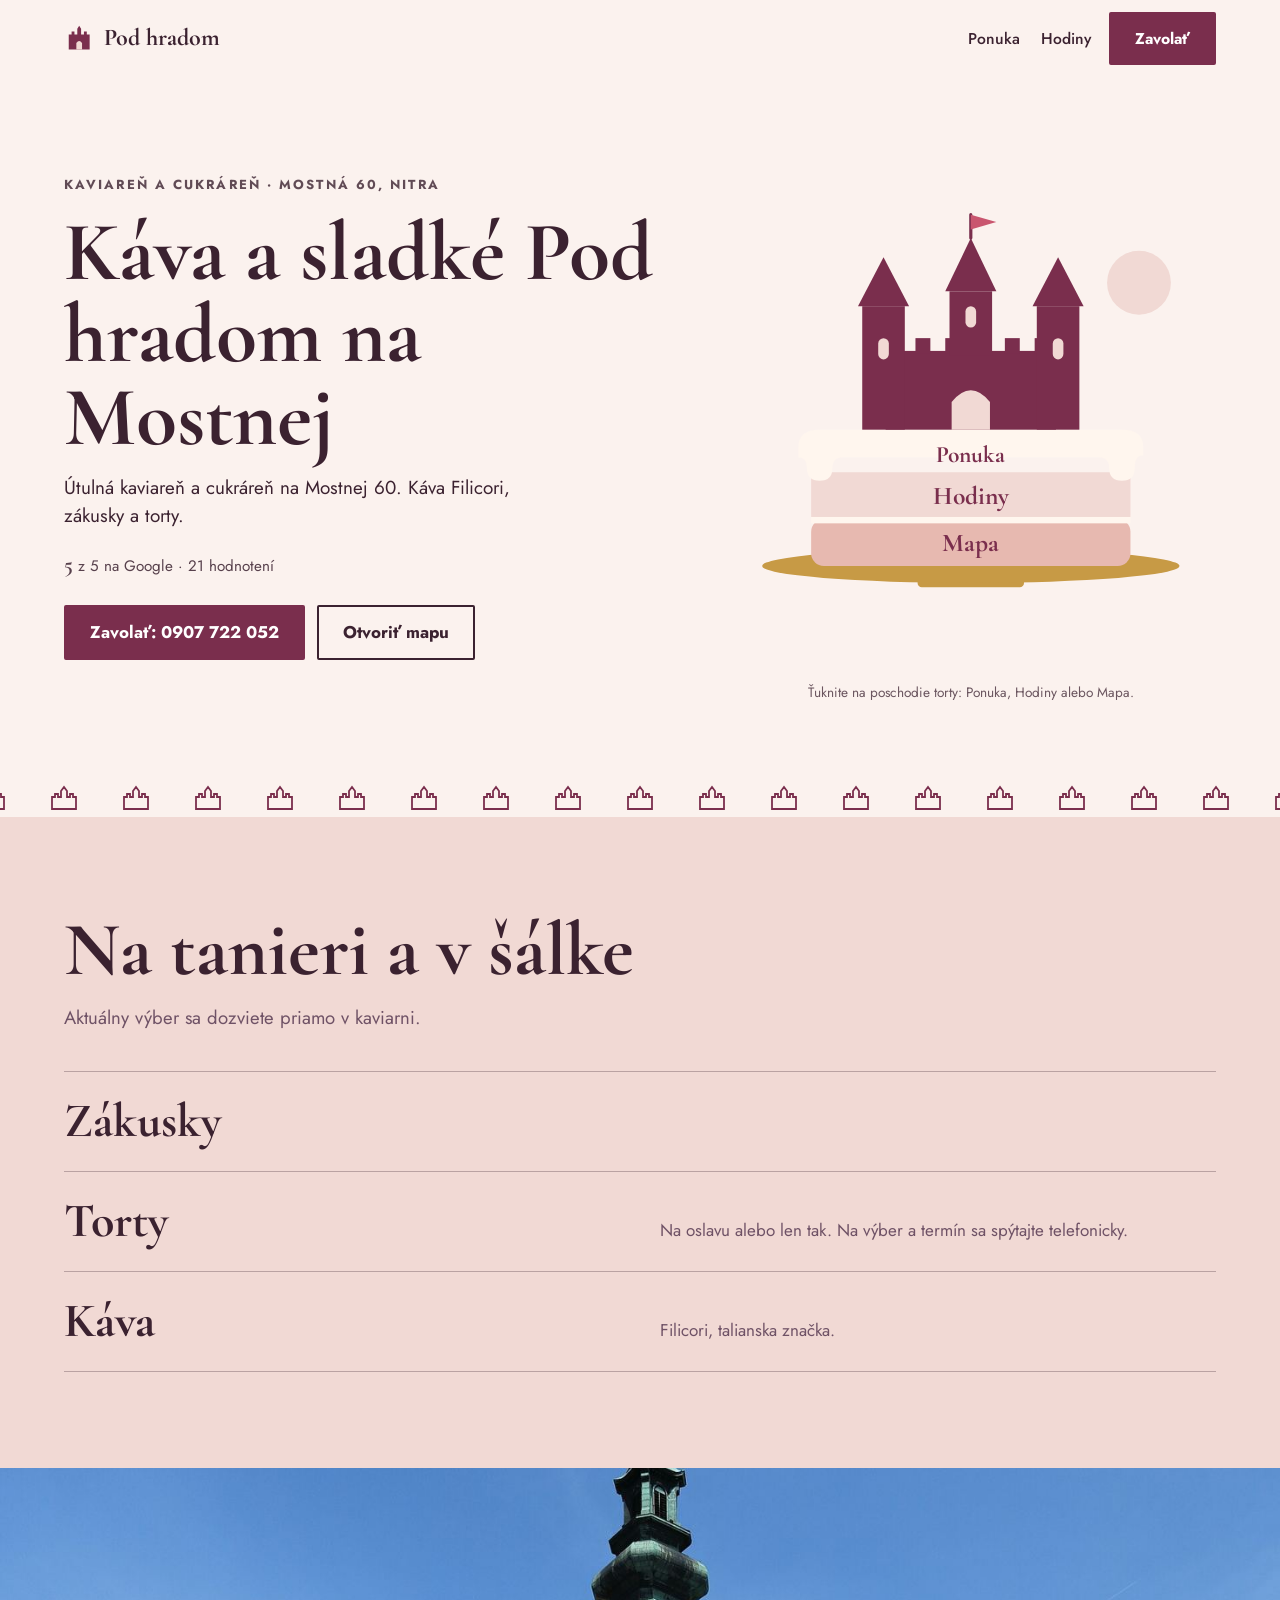
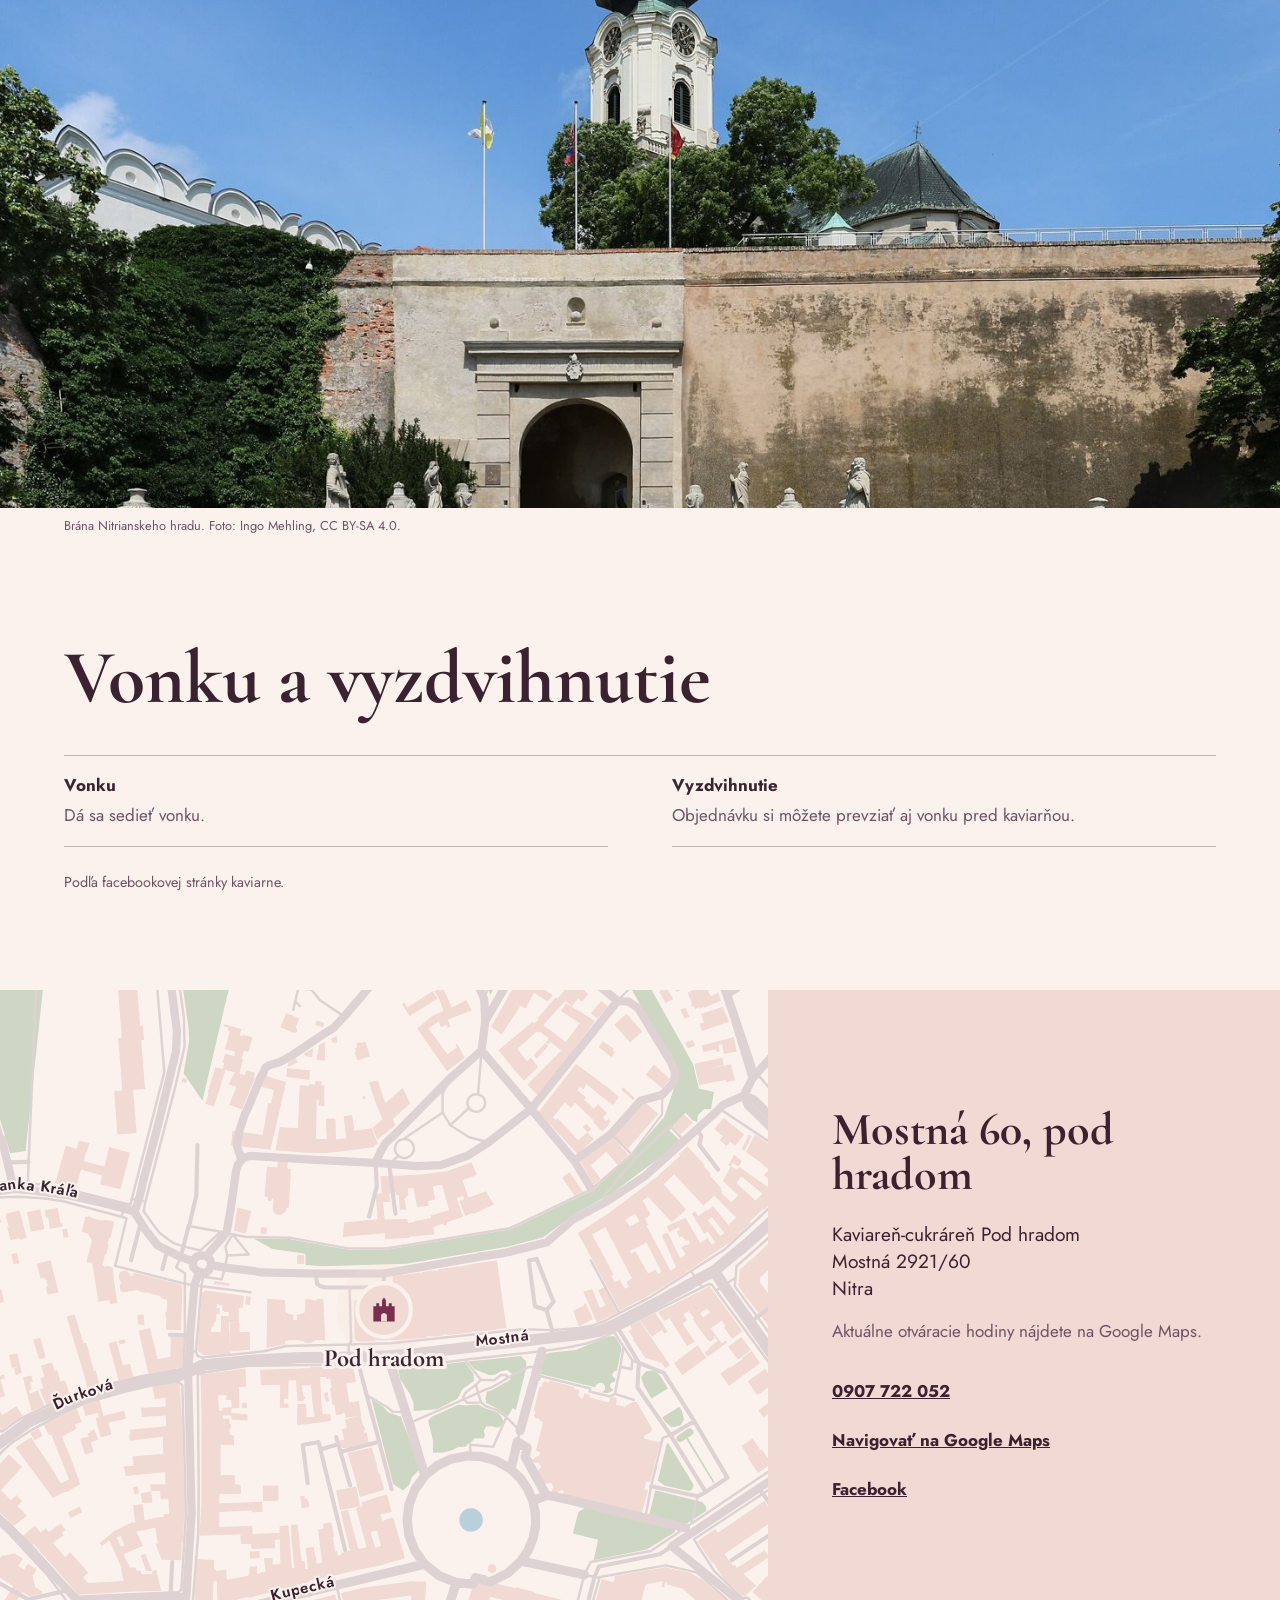
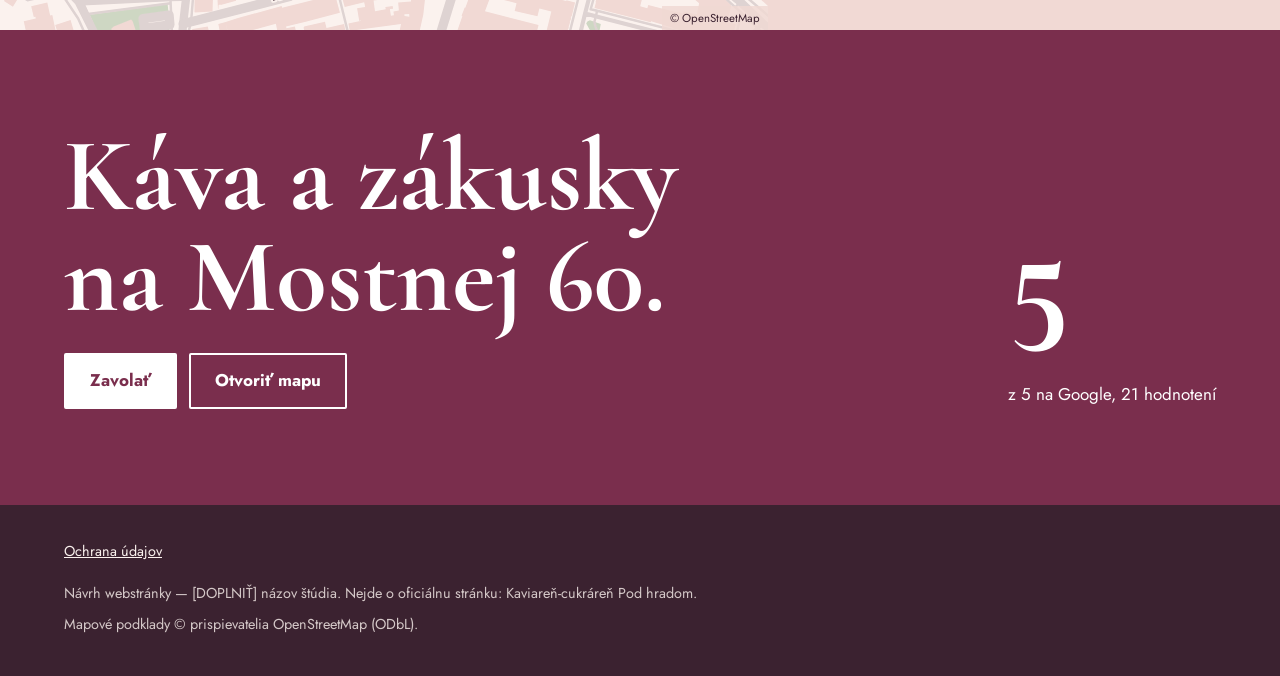
<file: index.html>
<!doctype html>
<html lang="sk">
<head>
  <meta charset="utf-8">
  <meta name="viewport" content="width=device-width, initial-scale=1">
  <title>Kaviareň-cukráreň Pod hradom Nitra | Káva a zákusky na Mostnej</title>
  <meta name="description" content="Kaviareň a cukráreň Pod hradom na Mostnej 60 v Nitre: káva Filicori, zákusky a torty, sedenie vonku.">
  <meta name="theme-color" content="#fbf2ee">
  <meta property="og:type" content="website">
  <meta property="og:locale" content="sk_SK">
  <meta property="og:title" content="Kaviareň-cukráreň Pod hradom Nitra | Káva a zákusky na Mostnej">
  <meta property="og:description" content="Káva a sladké na Mostnej 60 v Nitre.">
  <meta property="og:image" content="assets/og.jpg">
  <meta property="og:image:width" content="1200">
  <meta property="og:image:height" content="630">
  <meta property="og:image:alt" content="Poschodová torta s hradom z polevy na vrchu a tanierom na nožičke">
  <link rel="icon" href="assets/favicon.svg" type="image/svg+xml">
  <link rel="preconnect" href="https://fonts.googleapis.com">
  <link rel="preconnect" href="https://fonts.gstatic.com" crossorigin>
  <link href="https://fonts.googleapis.com/css2?family=Cormorant+Garamond:wght@600;700&family=Jost:wght@400;500;600&display=swap" rel="stylesheet">
  <link rel="stylesheet" href="style.css">
  <script defer src="site.js"></script>
  <script type="application/ld+json">
{
  "@context": "https://schema.org",
  "@type": "CafeOrCoffeeShop",
  "name": "Kaviareň-cukráreň Pod hradom",
  "address": {
    "@type": "PostalAddress",
    "streetAddress": "Mostná 2921/60",
    "addressLocality": "Nitra",
    "addressCountry": "SK"
  },
  "telephone": "+421907722052"
}
  </script>
</head>
<body>
  <a class="skip-link" href="#ponuka">Preskočiť na obsah</a>

  <header class="topbar">
    <a class="brand" href="#top" aria-label="Kaviareň-cukráreň Pod hradom, začiatok stránky"><svg class="brand-mark" viewBox="0 0 32 32" aria-hidden="true" focusable="false"><path d="M5 28 V12 H8 V9 H11 V12 H14 V6 L16 3 L18 6 V12 H21 V9 H24 V12 H27 V28Z" fill="#7a2e4d"/><path d="M13 28 V21 Q16 17 19 21 V28Z" fill="#f1d9d4"/></svg><span>Pod hradom</span></a>
    <nav class="topbar-nav" aria-label="Hlavná navigácia">
      <a href="#ponuka">Ponuka</a>
      <a href="#hodiny">Hodiny</a>
      <a class="button topbar-cta" href="tel:+421907722052">Zavolať</a>
    </nav>
  </header>

  <main id="top">
    <section class="hero hero--split">

      <div class="hero-copy">
        <p class="hero-kicker">Kaviareň a cukráreň · Mostná 60, Nitra</p>
        <h1>Káva a sladké Pod hradom na Mostnej</h1>
        <p class="hero-lede">Útulná kaviareň a cukráreň na Mostnej 60. Káva Filicori, zákusky a torty.</p>
        <p class="hero-rating"><strong>5</strong> z 5 na Google · 21 hodnotení</p>
        <div class="actions">
          <a class="button" href="tel:+421907722052">Zavolať: 0907 722 052</a>
          <a class="button button-ghost" href="https://www.google.com/maps/search/?api=1&amp;query=Kaviare%C5%88-cukr%C3%A1re%C5%88%20Pod%20hradom%20Mostn%C3%A1%202921/60%20Nitra" rel="noopener">Otvoriť mapu</a>
        </div>
      </div>
      <div class="hero-art">
        <svg class="art cake" viewBox="0 0 460 380" role="group" aria-label="Poschodová torta s hradom z polevy na vrchu a tanierom na nožičke">
<circle class="fa5" cx="388" cy="78" r="30"/>
<rect class="fa4" x="180" y="352" width="100" height="12" rx="4"/>
<rect class="fa4" x="218" y="342" width="24" height="12"/>
<ellipse class="fa4" cx="230" cy="344" rx="196" ry="16"/>
<a class="tier" href="https://www.google.com/maps/search/?api=1&amp;query=Kaviare%C5%88-cukr%C3%A1re%C5%88%20Pod%20hradom%20Mostn%C3%A1%202921/60%20Nitra" rel="noopener">
  <title>Otvoriť mapu</title>
  <rect x="80" y="292" width="300" height="60" fill="transparent"/>
  <rect class="fa2" x="80" y="300" width="300" height="44" rx="12"/>
  <text class="art-text tier-label" x="230" y="330" text-anchor="middle" font-size="24" fill="var(--art-1)">Mapa</text>
</a>
<rect class="fa3" x="80" y="296" width="300" height="8"/>
<a class="tier" href="#hodiny">
  <title>Hodiny a adresa</title>
  <rect x="80" y="247" width="300" height="60" fill="transparent"/>
  <rect class="fa5" x="80" y="256" width="300" height="42"/>
  <text class="art-text tier-label" x="230" y="286" text-anchor="middle" font-size="24" fill="var(--art-1)">Hodiny</text>
</a>
<a class="tier" href="#ponuka">
  <title>Ponuka</title>
  <path class="fa3" d="M68 232 Q68 216 88 216 H372 Q392 216 392 232 V240 Q384 240 384 252 Q384 264 372 264 Q360 264 360 252 Q360 242 350 242 H110 Q100 242 100 252 Q100 264 88 264 Q76 264 76 252 Q76 242 68 242Z"/>
  <text class="art-text tier-label" x="230" y="246" text-anchor="middle" font-size="22" fill="var(--art-1)">Ponuka</text>
  <rect class="fa1" x="150" y="142" width="160" height="74"/>
  <rect class="fa1" x="150" y="130" width="14" height="14"/><rect class="fa1" x="178" y="130" width="14" height="14"/><rect class="fa1" x="206" y="130" width="14" height="14"/><rect class="fa1" x="234" y="130" width="14" height="14"/><rect class="fa1" x="262" y="130" width="14" height="14"/><rect class="fa1" x="290" y="130" width="14" height="14"/>
  <rect class="fa1" x="128" y="100" width="40" height="116"/>
  <path class="fa1" d="M124 100 L148 54 L172 100Z"/>
  <rect class="fa1" x="292" y="100" width="40" height="116"/>
  <path class="fa1" d="M288 100 L312 54 L336 100Z"/>
  <rect class="fa1" x="210" y="86" width="40" height="60"/>
  <path class="fa1" d="M206 86 L230 36 L254 86Z"/>
  <path class="sa1" d="M230 36 V14" stroke-width="3"/>
  <path class="fa6" d="M230 14 L254 21 L230 28Z"/>
  <path class="fa5" d="M212 216 V190 Q230 168 248 190 V216Z"/>
  <rect class="fa5" x="143" y="130" width="10" height="20" rx="5"/><rect class="fa5" x="307" y="130" width="10" height="20" rx="5"/><rect class="fa5" x="225" y="100" width="10" height="20" rx="5"/>
</a>
        </svg>
<p class="idea-hint">Ťuknite na poschodie torty: Ponuka, Hodiny alebo Mapa.</p>

      </div>
    </section>

    <div class="divider" aria-hidden="true"></div>

    <section class="block tone-alt " id="ponuka">
      <div class="block-inner">
        <h2 class="block-title">Na tanieri a v šálke</h2><p class="block-lead">Aktuálny výber sa dozviete priamo v kaviarni.</p>
        <ul class="rows"><li class="row"><h3 class="row-name">Zákusky</h3></li><li class="row"><h3 class="row-name">Torty</h3><p class="row-text">Na oslavu alebo len tak. Na výber a termín sa spýtajte telefonicky.</p></li><li class="row"><h3 class="row-name">Káva</h3><p class="row-text">Filicori, talianska značka.</p></li></ul>
        
      </div>
    </section>

    <section class="block tone-base ">
      <figure class="photo-band">
        <img src="assets/photos/hradna-brana.jpg" width="1472" height="1280" alt="Kamenný most k hradnej bráne v Nitre, nad ňou veža katedrály" loading="lazy">
        <figcaption>Brána Nitrianskeho hradu. Foto: Ingo Mehling, CC BY-SA 4.0.</figcaption>
      </figure>
    </section>

    <section class="block tone-base ">
      <div class="block-inner">
        <h2 class="block-title">Vonku a vyzdvihnutie</h2>
        <ul class="notes"><li class="note"><span class="note-title">Vonku</span><p class="note-text">Dá sa sedieť vonku.</p></li><li class="note"><span class="note-title">Vyzdvihnutie</span><p class="note-text">Objednávku si môžete prevziať aj vonku pred kaviarňou.</p></li></ul>
        <p class="block-note">Podľa facebookovej stránky kaviarne.</p>
      </div>
    </section>

    <section class="block tone-alt " id="hodiny">
      <div class="place-grid">
        <div class="place-map"><svg class="street-map" viewBox="0 0 960 620" role="img" aria-label="Mapa okolia: Kaviareň-cukráreň Pod hradom" preserveAspectRatio="xMidYMid slice">
  <rect width="960" height="620" fill="var(--bg)"/>
  <path d="M-407.7 472.5L-429.9 466.8L-443.6 455.6L-447.0 455.0L-445.2 454.1L-480.9 414.6L-491.2 408.6L-515.3 423.5L-562.1 348.2L-576.9 325.6L-498.1 267.6L-441.6 216.3L-392.0 167.6L-359.5 131.3L-283.3 33.6L-244.4 -22.6L-208.6 -95.5L-183.6 -157.1L-95.8 -364.6L-87.9 -380.0L-70.0 -425.0L-23.9 -417.6L4.2 -493.4L-43.1 -503.9L-29.6 -575.3L-13.2 -632.0L-10.3 -669.8L0.4 -715.7L62.8 -801.7L79.3 -820.3L96.4 -839.0L117.8 -858.4L141.5 -878.3L173.0 -895.3L204.7 -909.3L256.9 -929.8L296.2 -941.6L357.7 -945.2L401.9 -943.6L360.7 -596.1L336.1 -408.8L307.8 -336.4L281.4 -285.0L255.0 -219.8L248.3 -171.7L243.8 -113.0L145.0 -107.0L149.6 -0.6L132.8 156.0L117.8 158.1L71.0 0.9L5.2 18.1L50.3 193.7L45.1 195.6L-3.2 116.8L-39.6 137.9L-23.7 166.4L-79.8 197.9L-81.4 198.7L-90.0 203.5L-148.3 235.3L-160.6 242.3L-168.8 249.1L-218.0 328.4L-220.0 331.6L-238.6 361.4L-242.7 367.9L-248.1 376.7L-250.7 381.1L-308.0 470.9L-345.8 442.7L-349.1 443.5L-398.7 473.1L-407.7 472.5ZM679.5 610.5L677.0 611.8L675.9 613.8L680.1 621.3L675.4 641.1L677.0 644.6L670.7 669.2L663.9 667.4L661.4 671.2L661.4 674.5L664.2 677.0L729.9 693.4L731.6 693.8L732.6 693.2L733.0 692.3L734.0 688.1L733.4 686.2L731.9 685.3L729.6 684.7L726.3 683.8L727.0 681.1L738.3 634.5L744.0 636.1L745.1 631.5L743.9 628.0L738.0 625.4L735.8 632.2L688.9 620.1L690.0 614.1L679.5 610.5ZM755.4 439.0L779.7 478.9L779.8 480.1L779.7 481.3L778.9 483.2L777.4 484.6L775.6 485.3L773.7 485.1L752.1 480.2L745.2 475.3L753.9 439.5L755.4 439.0ZM684.6 384.9L685.7 382.3L688.2 380.5L691.8 380.8L693.9 383.3L694.1 385.7L693.6 388.1L690.8 389.9L696.6 390.5L700.7 389.0L702.1 386.8L700.7 386.2L699.6 385.2L699.1 383.8L699.1 382.4L699.7 381.1L700.8 380.2L702.2 379.7L703.6 379.7L704.3 376.3L702.9 375.7L701.8 374.7L701.3 373.6L701.2 372.0L701.8 370.7L702.9 369.7L704.3 369.2L705.7 369.2L709.9 348.1L709.5 345.2L705.1 337.6L703.0 335.4L697.9 335.5L665.9 348.8L640.2 351.5L635.0 353.9L629.7 371.4L684.6 384.9ZM526.2 413.3L522.7 417.3L527.4 436.0L527.4 448.3L537.8 448.0L545.8 445.9L550.4 443.5L552.8 442.8L559.8 442.3L560.8 440.1L563.3 439.3L566.2 436.3L567.2 434.6L576.9 434.2L577.8 431.3L576.6 427.0L579.1 422.9L584.4 422.7L589.6 424.1L594.0 422.4L595.6 418.4L594.0 413.7L589.8 408.8L577.4 404.9L571.1 401.6L557.7 402.4L552.5 401.5L526.2 413.3ZM561.8 360.5L561.5 359.9L612.6 354.6L617.7 360.0L618.0 365.7L607.6 407.2L604.7 405.3L599.8 413.0L587.9 404.5L578.9 400.2L578.4 395.3L579.7 389.1L585.6 387.0L601.8 377.8L604.0 371.9L599.1 368.1L593.1 369.3L587.6 372.8L581.5 373.0L568.3 367.6L561.8 360.5ZM739.1 395.7L755.1 386.0L749.1 376.1L747.7 373.9L742.2 368.6L734.1 369.2L729.0 375.1L731.9 383.6L739.1 395.7ZM773.8 425.5L765.4 431.0L763.3 433.3L763.6 436.1L765.7 437.9L768.2 437.7L772.7 434.8L798.6 477.2L799.8 477.4L800.1 476.3L774.3 433.8L778.4 431.1L779.8 429.3L779.6 426.7L777.6 424.7L775.7 424.5L773.8 425.5ZM531.4 406.1L508.7 407.9L508.7 400.1L504.9 391.2L495.8 377.2L493.6 367.8L558.0 360.2L566.7 371.8L567.2 378.7L556.2 386.6L551.2 395.9L531.4 406.1ZM766.0 403.8L768.6 408.0L770.8 416.0L766.9 422.2L758.6 423.6L752.1 418.2L749.7 413.9L766.0 403.8ZM792.4 504.3L791.2 505.2L772.4 517.6L736.5 510.0L742.8 484.7L788.2 495.9L791.8 500.0L792.4 504.3ZM583.4 -288.0L547.8 -300.7L487.2 -314.5L442.3 -322.8L399.5 -319.4L362.3 -307.7L359.7 -307.1L339.7 -300.0L299.4 -263.2L290.8 -248.0L282.8 -228.6L277.7 -203.8L272.0 -163.1L269.2 -130.6L268.4 -109.8L282.7 -19.7L290.5 36.1L291.3 49.1L285.8 80.6L304.1 107.4L328.8 2.6L338.9 -21.2L352.6 -36.0L354.5 -67.3L344.3 -79.4L364.5 -185.2L366.7 -220.7L353.9 -224.2L360.2 -255.3L379.2 -252.2L388.1 -261.7L396.7 -244.7L423.1 -241.4L434.6 -242.8L435.4 -237.2L489.4 -229.9L491.0 -241.2L519.3 -243.1L514.1 -228.3L527.7 -220.2L543.8 -205.2L551.5 -202.5L571.7 -184.8L578.4 -186.2L616.8 -164.1L628.1 -158.7L623.8 -150.3L631.0 -108.3L652.9 -122.1L718.8 -2.4L766.0 80.3L751.4 123.1L719.9 159.3L682.3 193.9L602.0 232.1L482.2 251.7L445.7 251.7L388.0 241.2L353.5 240.7L371.9 250.9L404.0 255.5L403.9 266.5L420.8 267.7L502.0 265.1L602.3 248.1L634.0 239.7L665.8 216.3L700.3 197.4L767.7 147.1L756.4 135.8L772.2 119.0L778.1 125.6L783.4 128.0L784.1 121.3L790.2 115.4L796.6 115.6L799.8 98.8L785.1 95.5L779.2 71.5L715.7 -42.3L681.7 -103.3L682.0 -108.7L673.7 -117.3L636.2 -176.4L625.9 -204.1L619.6 -222.7L608.3 -238.8L597.7 -255.6L581.9 -284.8L583.4 -288.0ZM523.8 -96.9L488.6 -40.8L485.8 -23.6L491.3 -10.8L505.0 -10.6L536.3 -20.8L561.7 -19.7L579.0 -3.7L583.3 4.8L601.2 -33.8L608.0 -57.8L613.2 -67.8L619.3 -79.6L616.2 -100.1L631.0 -108.3L623.8 -150.3L628.1 -158.7L616.8 -164.1L609.3 -147.6L598.5 -154.1L582.8 -132.4L569.9 -140.1L523.8 -96.9ZM468.8 -55.5L493.0 -64.7L511.2 -95.7L510.4 -105.6L489.4 -134.6L482.1 -127.3L488.6 -108.0L468.8 -55.5ZM662.9 526.6L668.3 505.7L674.7 501.8L761.7 522.4L761.9 525.0L734.7 542.1L683.2 552.1L687.4 532.6L662.9 526.6ZM194.9 605.3L209.2 637.5L272.5 624.6L271.6 615.4L247.4 618.9L246.1 608.6L271.4 605.0L270.4 595.1L194.9 605.3ZM467.9 396.3L479.5 403.9L484.4 409.4L496.3 413.3L515.4 463.5L507.2 471.8L504.6 478.9L498.5 484.8L488.9 478.5L467.9 396.3ZM-124.4 636.1L-79.6 610.5L-85.6 603.7L-44.7 576.3L-62.2 544.8L-31.6 525.5L-26.5 535.3L-57.9 630.9L-69.5 621.3L-116.6 648.0L-124.4 636.1Z" fill="color-mix(in srgb, #4f8a4a 26%, var(--bg))"/>
  <path d="M558.1 503.8L560.6 502.6L563.3 502.0L566.0 502.0L568.7 502.8L571.1 504.2L573.1 506.1L574.6 508.4L575.5 511.0L575.8 513.8L575.3 516.5L574.3 519.0L572.6 521.3L570.3 523.1L567.6 524.3L564.7 524.8L561.7 524.5L559.0 523.5L556.5 521.8L554.7 519.5L553.4 516.8L552.9 513.9L553.2 510.9L554.2 508.1L555.8 505.7L558.1 503.8Z" fill="color-mix(in srgb, #3a8fb7 34%, var(--bg))"/>
  <path d="M24.6 45.3L76.8 31.4L93.9 96.2L92.1 96.8L99.7 125.1L90.2 127.7L90.5 128.7L62.1 136.4L61.8 135.3L51.8 138.0L43.9 109.6L41.9 110.2L24.6 45.3ZM237.0 96.8L240.3 138.5L221.7 140.0L218.6 97.8L226.5 97.6L222.5 46.5L226.0 46.2L221.3 -14.7L227.1 -15.2L227.4 -11.6L240.0 -12.6L243.7 34.8L246.5 34.6L247.6 48.4L244.8 48.6L248.5 95.9L237.0 96.8ZM186.5 174.2L181.3 192.7L161.6 187.4L171.6 150.9L182.3 153.9L191.4 156.6L188.9 165.7L209.1 171.1L213.7 152.2L234.0 157.6L224.7 193.1L204.9 188.1L207.0 179.6L186.5 174.2ZM-27.2 393.1L-25.1 396.8L-32.9 401.2L-35.1 397.5L-27.2 393.1ZM400.4 383.2L400.8 389.0L401.5 389.0L401.7 392.6L403.8 394.8L402.0 397.1L402.0 398.1L396.1 398.3L395.8 389.5L395.5 389.5L394.8 378.0L393.8 366.8L409.1 366.3L409.3 382.6L400.4 383.2ZM97.9 264.1L98.6 267.6L80.9 271.9L81.4 274.0L73.3 276.0L71.0 266.6L87.4 262.3L98.2 259.6L102.3 258.5L103.0 262.7L97.9 264.1ZM807.6 65.7L809.1 72.8L794.1 76.0L797.0 89.8L785.2 92.3L780.7 71.4L807.6 65.7ZM748.6 255.0L757.6 271.9L763.0 268.4L767.6 276.7L754.8 284.7L748.8 273.0L741.5 259.0L748.6 255.0ZM-35.1 397.5L-32.9 401.2L-40.3 405.4L-42.4 401.7L-35.1 397.5ZM713.3 289.5L715.9 288.0L723.6 302.6L708.8 310.4L686.4 269.5L696.4 264.2L702.4 275.7L700.2 277.0L703.5 283.1L708.3 292.1L713.3 289.5ZM-43.7 358.9L-49.7 362.1L-51.6 362.6L-53.7 358.7L-47.8 355.6L-45.9 354.9L-43.7 358.9ZM359.7 550.2L350.3 550.8L349.8 543.9L359.3 543.5L359.7 550.2ZM356.9 558.2L357.1 565.6L359.8 565.6L359.6 564.5L365.4 563.3L363.6 550.5L372.0 550.5L372.0 556.7L379.7 555.8L383.2 579.7L348.7 588.9L348.4 587.9L346.7 579.7L347.4 579.5L345.5 568.1L349.5 567.0L349.7 558.8L356.9 558.2ZM149.9 385.5L146.9 376.1L151.1 374.6L153.9 384.0L149.9 385.5ZM437.3 603.4L404.2 611.9L398.8 594.2L432.6 585.7L437.3 603.4ZM-59.3 377.5L-58.8 377.3L-56.7 381.0L-62.7 384.2L-64.8 385.3L-66.9 381.7L-59.3 377.5ZM383.2 395.9L383.0 400.5L387.4 400.7L387.3 404.8L379.0 404.6L379.2 395.7L383.2 395.9ZM1.5 204.3L-1.6 198.7L-4.9 200.6L-10.1 191.5L-4.5 188.4L-2.9 191.2L5.1 186.6L11.8 198.6L1.5 204.3ZM927.9 611.0L915.4 595.8L915.8 593.3L928.5 583.8L931.5 586.9L941.4 599.9L931.9 607.6L927.9 611.0ZM487.5 505.7L482.1 507.0L481.4 504.2L482.2 504.0L480.8 498.8L485.2 497.3L487.5 505.7ZM734.3 244.7L718.2 252.9L716.4 253.7L716.1 253.0L712.4 245.9L713.0 245.5L729.9 237.3L734.3 244.7ZM806.0 192.9L808.1 195.1L806.8 196.6L804.5 194.5L806.0 192.9ZM418.5 542.6L416.1 522.3L421.7 521.6L426.0 541.8L418.5 542.6ZM-39.1 292.2L-34.9 299.8L-38.8 302.1L-40.8 298.4L-42.9 294.3L-39.1 292.2ZM342.8 63.5L342.0 66.8L343.5 67.2L339.9 81.0L335.6 79.8L326.4 77.4L323.8 76.6L325.3 70.8L323.6 70.4L326.0 61.5L334.8 63.9L335.4 61.5L342.8 63.5ZM811.1 339.5L812.5 341.5L808.6 344.4L807.1 342.4L811.1 339.5ZM508.5 191.5L502.8 192.5L498.7 193.4L497.0 179.7L518.2 178.6L522.7 204.4L523.2 209.0L512.0 210.3L508.5 191.5ZM422.6 68.5L415.2 67.6L414.9 66.0L415.1 62.6L416.0 62.7L422.7 63.6L422.6 68.5ZM-37.5 321.0L-45.4 325.5L-47.8 321.3L-46.7 320.7L-39.9 316.9L-37.5 321.0ZM461.7 597.7L462.4 601.7L454.6 602.9L453.9 598.9L461.7 597.7ZM842.7 407.3L859.3 395.0L867.1 405.9L872.5 401.8L877.6 408.8L860.1 421.6L852.2 410.7L847.7 414.1L842.7 407.3ZM785.6 228.8L778.2 216.5L781.4 214.4L784.5 219.3L784.2 219.3L789.0 226.9L785.6 228.8ZM443.4 381.0L446.4 399.7L455.6 398.2L457.8 412.2L457.4 412.2L442.8 414.6L441.9 409.2L439.9 409.5L440.1 410.7L433.5 411.8L432.0 401.9L430.3 402.2L427.6 385.4L429.3 385.2L427.8 376.3L424.1 376.8L424.0 374.9L423.8 365.9L450.3 365.3L452.7 379.5L443.4 381.0ZM720.3 279.5L716.9 273.0L724.4 269.2L730.2 280.4L730.8 280.1L738.4 294.7L731.8 298.3L723.6 302.6L715.9 288.0L717.1 287.4L714.9 282.6L719.7 279.9L720.3 279.5ZM-53.4 678.0L-37.0 682.4L-45.5 714.0L-61.8 709.6L-57.1 691.7L-53.4 678.0ZM823.1 199.0L833.3 208.8L826.2 215.6L816.5 205.7L823.1 199.0ZM760.2 8.8L752.6 12.7L746.6 1.7L748.3 0.8L748.7 0.6L753.8 -1.8L760.2 8.8ZM418.1 374.9L419.0 396.5L415.3 397.0L415.7 399.8L410.8 400.6L409.3 382.6L409.1 366.3L409.0 364.9L423.7 365.2L423.8 365.9L424.0 374.9L418.1 374.9ZM-20.2 423.3L-17.9 427.0L-25.4 431.4L-27.6 427.5L-20.2 423.3ZM330.0 111.2L337.0 93.7L329.3 91.2L335.6 79.8L339.9 81.0L345.2 82.3L353.7 84.6L355.1 84.8L342.5 115.7L330.0 111.2ZM242.9 487.6L238.4 488.4L236.8 481.6L241.2 480.8L242.9 487.6ZM765.6 229.5L756.5 234.4L753.9 228.8L763.5 224.6L765.6 229.5ZM664.2 56.9L656.0 50.3L669.7 32.3L651.4 20.4L656.6 12.9L684.2 29.9L684.6 30.1L664.2 56.9ZM-43.4 427.2L-51.4 431.6L-53.5 427.9L-45.5 423.5L-43.4 427.2ZM194.5 148.4L192.3 156.7L191.4 156.6L182.3 153.9L184.5 145.7L194.5 148.4ZM745.5 275.1L748.8 273.0L754.8 284.7L738.4 294.7L730.8 280.1L730.2 280.4L724.4 269.2L717.8 256.4L719.5 255.6L723.6 253.1L735.4 273.9L737.5 273.9L743.1 270.7L745.5 275.1ZM269.3 542.9L265.3 542.9L261.6 544.1L258.7 536.2L260.9 535.9L268.7 534.8L269.3 542.9ZM488.8 599.4L485.7 599.6L485.3 597.2L488.4 596.7L488.8 599.4ZM-21.0 404.1L-18.9 407.8L-26.6 412.2L-28.7 408.5L-21.0 404.1ZM-21.8 360.7L-17.9 358.6L-15.7 362.3L-23.1 366.5L-25.6 362.6L-21.8 360.7ZM813.4 345.5L826.1 336.1L835.6 348.7L822.9 358.0L813.4 345.5ZM244.2 547.8L248.7 546.2L255.6 563.1L249.5 562.6L244.2 547.8ZM748.9 -55.3L744.5 -61.7L767.9 -78.0L772.3 -71.6L748.9 -55.3ZM-33.4 333.0L-40.3 337.0L-40.8 337.3L-42.8 333.8L-35.4 329.5L-33.4 333.0ZM129.6 677.4L138.1 691.5L111.4 707.2L103.5 692.8L129.6 677.4ZM310.4 638.8L307.3 638.9L306.6 631.7L310.2 631.7L310.4 638.8ZM805.8 371.7L814.6 365.3L815.2 366.3L819.3 363.3L827.2 373.9L814.4 383.6L805.8 371.7ZM252.1 711.9L253.8 692.2L251.5 692.1L251.8 689.2L254.2 689.3L255.2 677.5L249.8 677.2L250.1 674.5L251.2 674.4L269.7 675.2L266.4 711.9L252.1 711.9ZM234.0 559.5L239.9 559.4L239.9 562.7L244.3 562.7L244.8 565.7L255.5 566.3L255.6 563.1L259.3 561.7L264.2 582.1L236.9 582.7L235.9 563.4L234.0 559.5ZM580.0 647.3L573.7 668.5L578.8 670.0L576.7 675.5L571.9 673.6L571.3 675.2L595.7 683.0L592.8 693.7L532.7 678.1L533.4 676.1L533.8 676.3L539.6 656.4L539.2 656.3L541.8 647.0L542.3 647.1L545.4 636.9L580.0 647.3ZM424.3 618.0L441.3 614.2L444.1 627.3L410.5 634.9L410.3 633.8L408.6 626.5L407.6 622.0L424.3 618.0ZM379.0 532.3L374.0 532.6L374.5 540.7L351.5 541.3L351.3 536.4L341.3 536.9L340.9 527.5L352.6 527.0L378.8 525.8L379.0 532.3ZM414.8 106.1L414.1 144.2L424.6 144.6L425.2 157.9L404.2 157.6L406.3 112.0L406.6 104.9L414.8 106.1ZM-56.0 404.9L-63.6 409.3L-65.7 405.6L-58.1 401.2L-56.0 404.9ZM387.4 69.9L394.4 65.9L396.5 70.1L386.6 74.8L387.4 69.9ZM387.4 518.7L390.8 560.1L393.2 559.4L395.8 576.2L395.8 576.6L383.2 579.7L379.7 555.8L379.0 532.3L378.8 525.8L378.9 519.2L387.4 518.7ZM499.3 587.4L478.0 590.4L477.3 576.6L499.6 573.8L499.3 587.4ZM412.7 413.5L413.5 419.5L405.2 420.6L404.9 413.6L412.7 413.5ZM-33.4 366.7L-30.8 370.5L-28.4 374.6L-32.2 376.4L-36.8 368.8L-33.4 366.7ZM423.7 124.7L432.9 124.4L433.0 127.2L423.7 127.5L423.7 124.7ZM286.0 472.6L268.2 473.0L268.0 467.0L229.8 470.7L228.0 461.6L237.5 460.8L237.9 460.8L261.2 458.7L275.3 457.6L275.5 459.9L285.5 459.0L286.0 472.6ZM193.4 574.5L227.6 572.5L224.8 557.9L214.0 533.1L206.8 538.7L204.5 535.7L218.2 524.6L221.1 530.5L224.9 539.4L227.8 546.6L234.0 559.5L235.9 563.4L236.9 582.7L185.8 585.5L182.9 586.9L181.1 585.2L181.4 583.2L177.4 578.6L188.5 568.9L193.4 574.5ZM375.4 217.6L372.1 213.7L372.9 202.2L371.4 201.8L370.9 204.0L370.6 204.8L367.6 204.0L367.3 203.6L367.3 200.6L364.2 199.8L366.7 171.0L376.6 171.9L376.8 169.2L377.1 166.2L378.4 165.0L385.7 165.8L386.7 167.0L386.3 172.9L389.9 173.3L389.6 176.8L387.7 211.0L385.0 211.1L384.8 214.5L379.6 218.0L375.4 217.6ZM454.1 68.0L451.5 60.1L452.8 59.6L451.7 56.4L454.4 55.4L453.2 51.6L457.2 50.4L457.6 51.6L462.0 50.0L463.6 55.1L466.6 64.1L454.1 68.0ZM766.8 232.2L769.2 237.9L768.6 238.6L766.1 239.8L763.6 233.6L766.8 232.2ZM647.7 664.8L580.0 647.3L545.4 636.9L555.8 606.9L627.6 623.8L636.3 625.7L655.6 629.6L647.7 664.8ZM-39.7 282.3L-35.4 290.1L-39.1 292.2L-43.3 284.4L-39.7 282.3ZM112.1 302.0L105.8 304.0L104.2 297.5L88.4 299.1L90.4 311.4L80.3 313.5L77.1 293.9L94.0 291.5L109.1 289.5L112.1 302.0ZM502.8 192.5L503.8 199.2L501.9 199.3L502.2 200.9L499.8 201.3L498.7 193.4L502.8 192.5ZM473.7 464.5L474.8 468.1L475.6 467.9L480.4 484.1L456.9 491.2L451.4 471.1L454.3 470.1L473.7 464.5ZM-36.0 344.4L-42.2 348.0L-43.2 348.4L-45.4 344.7L-38.2 340.7L-36.0 344.4ZM-39.4 390.1L-37.2 393.8L-44.5 398.0L-46.6 394.3L-39.4 390.1ZM931.5 586.9L949.2 574.7L963.3 593.2L955.0 598.6L948.2 609.1L936.9 614.4L931.9 607.6L941.4 599.9L931.5 586.9ZM246.6 -42.3L245.9 -51.8L233.9 -50.9L233.1 -60.8L253.6 -62.4L255.1 -42.7L246.6 -42.3ZM462.4 601.7L463.0 605.7L455.3 607.1L454.6 602.9L462.4 601.7ZM160.6 276.2L150.9 278.7L150.3 278.7L147.2 279.6L143.7 265.1L157.0 261.7L160.6 276.2ZM387.5 378.3L387.2 395.9L383.2 395.9L379.2 395.7L379.5 382.4L379.0 367.2L393.8 366.8L394.8 378.0L387.5 378.3ZM803.5 339.7L804.7 339.0L807.1 342.4L808.6 344.4L793.7 355.3L790.6 351.1L795.6 347.5L794.8 346.3L803.5 339.7ZM407.4 93.1L407.3 94.0L406.6 104.9L406.3 112.0L397.5 111.4L398.4 92.3L407.4 93.1ZM774.7 242.2L772.5 243.4L770.8 240.4L769.8 241.0L768.6 238.6L769.2 237.9L771.9 236.4L774.7 242.2ZM420.8 411.2L421.7 418.5L413.5 419.5L412.7 413.5L410.8 400.6L415.7 399.8L415.3 397.0L419.0 396.5L420.8 411.2ZM329.9 34.4L329.4 36.4L324.1 35.1L324.6 33.1L329.9 34.4ZM383.0 678.1L318.1 683.9L317.9 681.8L317.0 671.4L363.9 666.8L364.3 657.4L380.9 654.9L383.0 678.1ZM-32.2 376.4L-35.9 378.3L-38.2 374.8L-40.6 371.1L-36.8 368.8L-32.2 376.4ZM671.7 11.3L669.0 9.1L675.1 1.6L677.9 4.1L671.7 11.3ZM112.2 667.4L112.1 666.5L108.6 667.0L109.4 672.9L99.8 674.3L98.1 664.0L120.2 660.6L122.6 665.7L112.2 667.4ZM-41.9 376.9L-37.5 384.4L-41.4 386.6L-43.8 382.5L-45.8 379.1L-41.9 376.9ZM834.7 -58.3L841.5 -44.7L836.6 -42.3L832.2 -51.0L829.5 -49.6L829.0 -50.6L828.8 -51.1L828.6 -51.4L827.9 -51.0L826.7 -50.4L825.2 -53.6L834.7 -58.3ZM403.2 -50.7L403.8 -56.4L415.2 -55.2L414.6 -49.7L428.7 -48.2L426.6 -28.3L387.1 -32.4L389.2 -52.2L403.2 -50.7ZM-51.6 362.6L-49.7 362.1L-47.7 366.0L-53.7 369.2L-55.2 370.2L-57.7 366.2L-51.6 362.6ZM949.2 574.7L931.5 586.9L928.5 583.8L923.1 575.4L940.6 563.0L949.2 574.7ZM178.8 -15.6L179.2 -8.8L168.4 -8.2L168.0 -14.9L178.8 -15.6ZM236.4 611.3L237.8 615.5L239.2 619.4L239.1 620.8L221.6 626.6L217.5 625.7L215.8 622.9L216.0 618.6L218.2 616.6L235.1 609.8L236.4 611.3ZM124.4 254.8L126.5 264.7L121.1 265.7L119.0 256.0L124.4 254.8ZM334.8 431.8L334.8 441.0L321.7 440.7L321.7 469.8L335.4 470.0L335.6 478.9L303.1 480.5L303.1 430.5L330.5 430.7L334.8 431.8ZM428.3 47.5L434.1 44.5L434.7 51.7L431.7 51.2L429.7 50.3L428.3 47.5ZM208.8 676.9L203.6 679.8L198.9 669.6L210.2 662.4L216.5 672.3L223.9 700.0L218.6 700.5L208.8 676.9ZM-29.3 389.4L-27.2 393.1L-35.1 397.5L-37.2 393.8L-29.3 389.4ZM78.4 242.7L78.7 244.1L81.7 243.3L85.4 257.9L85.2 260.9L70.3 264.0L65.7 245.6L78.4 242.7ZM473.7 464.5L454.3 470.1L451.4 471.1L444.7 448.4L468.3 443.3L473.3 460.3L472.5 460.5L473.7 464.5ZM-37.1 438.5L-45.2 442.9L-47.2 439.2L-39.3 434.6L-37.1 438.5ZM616.3 -21.7L626.1 -16.7L625.3 -14.3L626.7 -13.6L625.9 -12.1L629.6 -10.1L630.3 -11.4L633.5 -9.8L632.3 -7.9L630.7 -8.6L628.9 -5.0L643.6 5.0L638.3 11.2L625.4 2.4L622.1 8.4L617.1 18.1L612.2 15.2L593.9 43.4L583.7 35.5L616.3 -21.7ZM478.7 202.3L479.0 205.4L479.1 206.6L472.7 207.2L472.3 203.0L478.7 202.3ZM212.7 700.5L204.0 704.4L197.5 690.5L187.4 699.0L181.6 707.5L179.1 713.2L177.9 716.0L172.2 713.7L161.7 709.4L162.6 707.4L165.6 700.0L175.8 685.7L198.9 669.6L203.6 679.8L212.7 700.5ZM381.3 598.4L385.1 616.6L385.6 618.3L389.7 638.8L391.7 653.0L382.8 654.5L375.3 613.9L351.1 620.5L356.3 644.1L345.9 646.3L343.8 636.0L342.7 631.1L340.5 620.7L337.8 608.7L380.9 596.7L381.3 598.4ZM634.4 -36.1L626.2 -41.4L632.8 -45.1L653.8 -56.6L656.3 -58.1L656.5 -57.7L668.9 -64.3L671.1 -65.4L677.8 -53.8L681.9 -55.7L685.5 -48.1L681.4 -45.9L687.2 -35.8L666.7 -23.3L662.5 -25.8L661.1 -28.0L663.2 -29.2L661.1 -32.9L670.7 -38.6L664.8 -49.2L655.1 -43.8L653.6 -46.5L639.0 -38.6L634.4 -36.1ZM804.7 339.0L803.5 339.7L799.8 334.7L799.2 335.1L793.6 339.1L779.2 319.3L780.5 318.3L787.1 314.3L789.2 317.3L796.6 327.7L804.7 339.0ZM203.8 413.9L202.9 409.7L190.8 412.8L187.8 402.4L204.4 397.2L208.2 412.7L203.8 413.9ZM283.8 89.2L284.8 85.2L289.2 86.2L288.3 90.2L283.8 89.2ZM789.9 31.2L787.2 23.3L808.3 16.3L810.8 23.7L789.9 31.2ZM-24.4 415.9L-22.3 419.6L-29.7 424.0L-31.8 420.3L-24.4 415.9ZM481.7 600.0L485.7 599.6L486.7 606.1L463.7 609.6L463.0 605.7L462.4 601.7L461.7 597.7L461.6 596.8L470.4 595.5L471.3 601.8L481.7 600.0ZM-42.2 312.9L-39.9 316.9L-46.7 320.7L-48.8 316.6L-42.2 312.9ZM392.1 319.9L395.7 319.8L395.7 316.2L395.2 314.7L401.0 313.4L403.5 312.2L403.4 316.1L403.4 319.3L403.4 330.6L403.4 337.0L403.5 340.0L403.5 340.7L394.4 338.9L387.0 339.5L384.0 340.7L384.3 312.0L388.3 313.9L392.8 314.7L392.3 316.2L392.1 317.8L392.1 319.9ZM668.9 -64.3L656.5 -57.7L656.3 -58.1L655.0 -61.3L651.3 -70.4L643.0 -66.0L640.0 -72.9L640.8 -73.4L656.8 -82.2L660.6 -84.3L668.9 -64.3ZM793.6 234.3L790.1 236.4L785.6 228.8L789.0 226.9L793.6 234.3ZM410.6 65.1L405.7 64.5L410.7 63.0L410.6 65.1ZM167.5 382.2L172.0 394.8L158.5 399.5L153.9 384.0L151.1 374.6L147.7 363.9L158.4 360.7L161.0 369.1L163.4 368.4L166.6 379.5L167.5 382.2ZM479.8 105.0L481.5 109.4L488.5 124.9L491.2 131.1L473.4 145.1L469.0 133.2L478.6 125.3L471.5 108.0L479.8 105.0ZM815.5 -16.8L813.8 -16.5L812.8 -16.8L812.0 -17.2L808.9 -20.3L800.9 -43.4L812.9 -49.1L813.9 -49.5L818.8 -35.0L826.1 -37.5L832.0 -24.7L815.5 -16.8ZM512.5 573.3L520.5 573.0L521.0 573.5L520.2 585.8L506.5 586.5L506.8 580.8L512.4 580.3L512.5 573.3ZM121.5 366.4L127.7 364.5L129.1 370.7L123.0 372.9L121.5 366.4ZM451.5 136.4L442.8 138.7L440.9 122.3L449.1 121.0L451.5 136.4ZM422.2 339.9L422.2 339.0L414.2 339.2L412.5 340.1L411.1 341.1L409.5 341.8L403.5 342.0L403.5 340.7L403.5 340.0L403.4 337.0L403.4 330.6L403.4 319.3L403.4 316.1L403.5 312.2L403.9 299.9L408.9 299.6L410.2 300.2L411.0 300.9L415.0 300.9L414.9 299.4L421.3 299.2L423.1 339.9L422.2 339.9ZM341.9 38.1L340.7 42.5L330.6 39.8L328.7 39.1L329.4 36.4L329.9 34.4L341.9 38.1ZM713.3 289.5L708.3 292.1L703.5 283.1L708.3 280.3L713.3 289.5ZM129.3 462.1L108.8 484.6L98.4 475.6L95.3 472.9L116.5 449.9L129.3 462.1ZM-38.2 374.8L-35.9 378.3L-33.4 382.1L-37.5 384.4L-41.9 376.9L-38.2 374.8ZM405.3 492.6L405.6 494.8L406.9 494.7L407.7 500.9L400.0 502.1L400.0 499.1L399.3 493.3L403.1 492.8L405.3 492.6ZM-39.9 352.0L-45.9 354.9L-47.8 355.6L-49.5 351.8L-43.2 348.4L-42.2 348.0L-39.9 352.0ZM347.0 399.8L347.2 405.1L342.6 405.2L342.4 399.9L347.0 399.8ZM868.5 510.7L863.4 503.0L865.8 501.4L860.8 493.8L864.9 491.0L866.5 493.3L876.6 486.6L881.5 493.8L885.3 499.3L868.5 510.7ZM463.0 605.7L463.7 609.6L457.8 610.6L456.0 611.2L455.3 607.1L463.0 605.7ZM-45.5 423.5L-53.5 427.9L-55.5 424.2L-47.6 419.7L-45.5 423.5ZM682.4 318.8L668.8 325.7L663.2 310.4L674.2 305.5L673.7 304.3L675.6 303.5L682.4 318.8ZM461.6 102.3L462.2 105.1L459.6 106.0L458.8 103.3L461.6 102.3ZM426.6 398.8L423.5 399.1L423.0 395.7L426.2 395.4L426.6 398.8ZM167.9 525.8L169.6 528.2L159.2 535.8L171.0 549.2L175.9 544.8L193.5 564.4L188.5 568.9L177.4 578.6L140.5 536.8L155.3 525.2L163.3 519.3L167.9 525.8ZM816.2 170.8L822.6 174.3L816.9 183.8L813.5 190.0L808.2 184.8L815.8 171.1L816.2 170.8ZM190.4 450.1L185.7 434.7L194.0 432.2L193.0 429.4L195.6 428.5L195.2 427.1L199.4 425.7L203.3 435.8L195.9 438.2L198.9 447.4L190.4 450.1ZM107.8 377.6L107.1 374.1L112.0 372.6L112.9 376.1L108.5 377.5L107.8 377.6ZM-35.4 290.1L-31.1 297.7L-34.9 299.8L-39.1 292.2L-35.4 290.1ZM647.7 69.0L649.8 66.8L654.2 71.1L645.2 82.5L645.5 83.0L628.4 101.4L619.0 91.6L644.6 65.9L647.7 69.0ZM487.2 660.9L485.2 669.4L480.3 668.2L481.6 660.0L487.2 660.9ZM504.6 239.0L503.2 225.6L509.8 224.5L509.7 224.0L525.6 220.8L526.4 220.7L527.8 229.6L529.0 236.8L504.6 239.0ZM754.8 234.9L767.0 259.9L772.4 256.4L768.1 249.5L772.5 246.6L773.1 247.3L776.4 245.2L787.1 263.6L767.6 276.7L763.0 268.4L748.9 237.0L749.3 237.0L754.8 234.9ZM-28.7 408.5L-26.6 412.2L-33.9 416.6L-36.1 412.9L-28.7 408.5ZM417.9 640.2L419.7 648.4L415.4 649.3L413.6 641.2L417.9 640.2ZM-104.0 641.5L-69.8 623.2L-63.9 634.3L-56.7 647.9L-91.1 666.1L-104.0 641.5ZM-39.3 434.6L-47.2 439.2L-49.3 435.5L-41.4 430.9L-39.3 434.6ZM804.5 194.5L801.3 198.1L777.4 172.2L786.0 164.4L790.8 169.5L789.7 170.4L796.6 178.0L795.4 179.2L806.8 192.0L806.0 192.9L804.5 194.5ZM-58.1 401.2L-65.7 405.6L-67.7 401.8L-60.2 397.4L-58.1 401.2ZM360.6 235.8L360.8 229.9L366.6 230.3L366.2 236.7L360.6 235.8ZM-15.9 151.8L-17.6 148.6L-21.5 141.6L-15.8 138.5L-17.7 135.1L-8.7 130.2L-7.1 133.2L-5.6 135.8L-8.3 137.3L-3.9 145.2L-15.9 151.8ZM846.6 197.1L825.7 180.5L821.6 187.1L816.9 183.8L822.6 174.3L823.8 171.3L853.2 191.6L861.1 199.4L848.2 212.8L847.5 212.0L840.1 204.1L846.6 197.1ZM268.5 403.4L268.2 395.1L257.9 396.4L257.3 392.7L255.4 384.0L278.9 380.5L282.3 383.4L282.9 397.2L271.8 397.8L272.1 403.3L268.5 403.4ZM833.3 208.8L823.1 199.0L813.5 190.0L816.9 183.8L821.6 187.1L840.1 204.1L847.5 212.0L834.5 224.3L826.2 215.6L833.3 208.8ZM502.5 16.7L527.2 1.3L531.6 8.4L504.8 25.2L500.3 18.1L502.5 16.7ZM513.6 625.4L509.9 641.5L490.8 639.5L494.8 622.3L513.6 625.4ZM408.3 77.8L408.3 78.3L407.7 87.1L407.2 87.1L385.2 84.1L386.2 75.7L408.3 77.8ZM-28.0 358.8L-25.6 362.6L-23.1 366.5L-27.0 368.6L-31.6 360.9L-28.0 358.8ZM187.1 418.6L180.6 420.6L176.7 407.8L182.2 405.2L187.1 418.6ZM397.5 111.4L406.3 112.0L404.2 157.6L374.7 155.3L378.3 136.3L396.5 137.6L396.6 134.0L397.5 111.4ZM422.5 112.7L416.4 112.0L417.1 106.3L422.2 107.1L422.5 112.7ZM150.9 278.7L160.6 276.2L164.6 292.7L154.3 295.2L152.4 287.3L154.2 286.9L152.8 281.2L150.9 278.7ZM70.0 24.1L26.5 35.6L22.4 20.3L65.9 8.7L70.0 24.1ZM-50.9 386.7L-43.8 382.5L-41.4 386.6L-48.7 390.8L-50.9 386.7ZM417.1 106.3L414.8 106.1L406.6 104.9L407.3 94.0L407.4 93.1L407.3 91.0L413.3 91.7L413.7 88.1L419.8 88.8L419.4 92.2L422.3 92.5L422.0 105.1L422.2 107.1L417.1 106.3ZM-53.9 408.6L-61.6 413.0L-63.6 409.3L-56.0 404.9L-53.9 408.6ZM400.0 636.7L398.5 628.8L404.0 627.6L408.6 626.5L410.3 633.8L400.0 636.7ZM286.5 501.5L271.6 502.8L271.4 498.9L286.5 497.6L286.5 501.5ZM123.0 443.3L138.1 433.1L142.1 439.6L158.2 463.2L166.9 477.9L168.0 479.7L171.6 485.8L159.3 492.2L123.0 443.3ZM-14.7 415.2L-12.7 418.9L-20.2 423.3L-22.3 419.6L-14.7 415.2ZM326.7 612.7L333.4 649.5L326.7 651.0L319.5 614.2L326.6 612.3L326.7 612.7ZM485.7 599.6L481.7 600.0L481.3 597.6L485.3 597.2L485.7 599.6ZM204.8 384.2L193.2 388.1L189.5 373.0L172.5 316.5L180.3 314.2L189.0 342.2L191.5 341.4L198.9 369.1L200.7 368.6L202.0 373.7L204.8 384.2ZM430.8 637.5L432.4 643.2L432.8 645.5L428.4 646.6L426.6 638.4L430.8 637.5ZM101.2 405.1L102.0 406.5L105.6 404.9L110.4 411.7L123.8 403.3L130.0 412.5L109.6 426.0L99.3 406.0L101.2 405.1ZM-38.3 226.8L-41.6 221.1L-44.8 223.0L-49.9 214.0L-44.3 210.9L-42.7 213.6L-34.8 209.1L-28.2 221.1L-38.3 226.8ZM723.0 216.8L713.6 222.8L704.1 229.5L696.3 217.2L724.7 195.9L730.5 204.2L734.1 210.0L723.0 216.8ZM108.8 484.6L118.8 494.2L107.1 505.5L95.1 494.2L100.2 488.8L92.7 482.0L98.4 475.6L108.8 484.6ZM247.3 506.9L247.6 509.9L247.9 513.6L239.1 515.5L236.9 499.2L246.0 498.3L247.3 506.9ZM474.2 500.6L467.3 502.8L468.1 505.8L461.7 507.8L459.3 499.8L458.3 496.4L471.5 491.8L474.2 500.6ZM787.1 314.3L780.5 318.3L775.0 311.0L770.0 314.4L773.3 319.3L773.1 320.2L769.1 323.0L757.9 305.9L775.0 297.3L786.3 313.3L787.1 314.3ZM-32.9 401.2L-30.8 405.0L-38.2 409.2L-40.3 405.4L-32.9 401.2ZM-41.4 386.6L-39.4 390.1L-46.6 394.3L-48.7 390.8L-41.4 386.6ZM687.8 233.4L681.5 236.8L692.3 256.6L681.9 261.4L667.8 235.4L683.0 225.7L687.8 233.4ZM471.5 108.0L465.6 89.7L474.0 87.4L479.8 105.0L471.5 108.0ZM140.2 338.9L146.9 337.0L152.4 355.9L145.8 357.5L140.2 338.9ZM828.7 587.9L809.6 570.4L821.9 559.9L848.7 542.5L853.2 549.3L828.2 565.7L840.6 576.9L828.7 587.9ZM642.1 602.1L630.5 599.1L628.7 606.7L606.6 601.5L608.4 594.1L583.1 587.7L577.8 601.9L629.7 615.1L627.6 623.8L555.8 606.9L556.0 606.5L555.1 606.3L558.2 598.2L558.8 598.5L561.6 590.8L566.3 577.8L565.7 577.6L566.4 575.6L568.7 569.4L576.8 571.4L576.7 572.1L582.3 573.4L607.4 579.6L607.7 578.7L626.0 583.1L625.7 584.2L656.5 592.0L656.7 591.2L665.1 593.3L661.8 606.9L661.3 606.8L660.9 608.6L661.3 608.6L660.7 610.7L660.4 610.6L659.9 612.4L660.3 612.5L658.7 617.5L659.1 617.6L658.8 618.7L658.4 618.6L657.6 622.0L658.0 622.0L656.1 629.8L655.6 629.6L636.3 625.7L642.1 602.1ZM455.9 611.5L458.6 619.3L446.9 621.0L445.5 613.7L455.9 611.5ZM-22.3 419.6L-20.2 423.3L-27.6 427.5L-29.7 424.0L-22.3 419.6ZM102.1 356.8L89.1 359.6L85.8 340.3L97.2 338.8L99.0 338.6L102.1 356.8ZM541.7 28.7L541.2 28.9L537.7 20.4L533.6 9.0L528.6 1.1L537.0 -2.8L545.7 17.0L559.6 9.6L565.1 19.5L541.7 28.7ZM-30.8 405.0L-28.7 408.5L-36.1 412.9L-38.2 409.2L-30.8 405.0ZM404.0 540.6L412.1 539.7L413.1 548.1L405.2 549.3L404.0 540.6ZM-37.2 393.8L-35.1 397.5L-42.4 401.7L-44.5 398.0L-37.2 393.8ZM327.2 561.7L327.6 571.3L323.5 571.8L322.7 571.9L317.9 572.5L314.8 573.1L296.6 573.7L299.2 551.1L315.6 552.1L315.1 560.3L317.7 562.6L327.2 561.7ZM499.9 606.5L504.6 607.2L504.4 604.4L505.7 604.4L518.1 605.1L514.7 620.3L515.1 620.4L513.9 625.5L513.6 625.4L494.8 622.3L496.5 614.1L458.6 619.3L455.9 611.5L457.3 611.2L457.8 610.6L463.7 609.6L486.7 606.1L489.6 605.7L494.7 605.2L499.7 604.8L499.9 606.5ZM502.6 221.8L503.2 225.6L504.6 239.0L504.7 240.2L481.1 241.1L481.2 235.6L481.9 235.5L480.6 222.3L502.6 221.8ZM5.1 186.6L12.9 182.2L11.4 179.5L17.0 176.3L22.0 185.3L18.7 187.2L22.0 192.9L11.8 198.6L5.1 186.6ZM672.7 195.4L664.6 199.3L652.5 181.4L659.8 176.5L672.7 195.4ZM932.4 354.9L936.5 360.7L929.0 366.1L930.9 368.5L923.7 373.9L927.5 379.0L912.8 390.1L904.6 378.8L916.9 369.5L915.4 367.5L932.4 354.9ZM763.8 1.9L760.7 -3.3L776.1 -12.5L779.4 -7.1L763.8 1.9ZM404.2 663.3L394.2 664.0L393.8 658.5L403.8 657.8L404.2 663.3ZM271.4 498.9L271.1 492.7L263.7 493.6L263.0 485.1L286.3 483.3L286.5 497.6L271.4 498.9ZM846.1 445.1L855.4 458.9L842.3 467.8L832.5 453.3L833.4 452.4L826.4 441.7L837.1 434.5L844.8 446.0L846.1 445.1ZM499.9 12.4L502.5 16.7L500.3 18.1L499.5 16.7L497.5 13.5L499.9 12.4ZM173.0 231.3L174.4 239.4L169.6 240.1L168.2 232.1L173.0 231.3ZM398.1 27.3L394.3 36.5L395.2 37.1L395.7 37.9L395.9 39.0L395.8 39.9L394.3 41.4L393.3 41.5L392.4 41.4L379.6 36.2L385.3 22.2L398.1 27.3ZM93.6 216.0L105.8 212.6L109.3 225.4L100.5 227.8L101.1 230.1L97.8 231.1L93.6 216.0ZM-35.6 280.2L-31.4 287.8L-35.4 290.1L-39.7 282.3L-35.6 280.2ZM-22.3 350.8L-17.9 358.6L-21.8 360.7L-26.3 352.9L-22.3 350.8ZM903.5 334.7L900.0 337.3L903.8 342.5L897.3 347.5L896.3 346.2L890.8 350.4L891.7 351.7L885.2 356.6L881.0 351.1L879.5 352.3L877.8 351.9L875.7 349.1L875.7 347.3L877.3 346.1L876.6 345.3L898.9 328.2L903.5 334.7ZM893.3 357.2L895.9 355.4L895.5 354.7L900.7 351.0L903.1 354.3L904.0 353.5L911.0 362.8L910.2 363.4L912.3 366.2L896.9 378.0L893.3 373.2L892.7 373.8L888.3 368.1L889.0 367.6L885.2 362.6L892.9 356.8L893.3 357.2ZM426.6 638.4L428.4 646.6L424.0 647.5L422.3 639.3L426.6 638.4ZM168.4 226.0L169.0 229.2L156.4 231.4L154.6 220.5L152.5 220.9L151.2 213.4L163.9 211.2L166.6 226.2L168.4 226.0ZM-43.3 284.4L-39.1 292.2L-42.9 294.3L-44.8 290.5L-47.0 286.3L-43.3 284.4ZM405.2 420.6L395.8 421.4L395.9 401.3L404.5 400.9L404.9 413.6L405.2 420.6ZM180.6 420.6L182.0 425.1L168.0 432.7L160.8 415.3L176.7 407.8L180.6 420.6ZM258.5 520.7L240.1 524.8L246.6 538.4L227.8 546.6L224.9 539.4L228.7 537.8L224.7 528.8L221.1 530.5L218.2 524.6L235.3 515.8L239.1 515.5L247.9 513.6L258.1 511.6L266.8 510.0L270.0 509.3L270.4 509.3L286.5 508.8L285.3 532.6L268.7 534.8L260.9 535.9L258.5 520.7ZM479.1 206.6L479.9 214.4L477.1 214.5L477.2 215.9L473.5 216.2L472.7 207.2L479.1 206.6ZM144.6 387.8L150.8 402.7L138.7 408.0L131.1 378.9L130.3 375.4L138.5 373.4L139.9 379.5L137.0 380.3L138.7 387.1L136.2 387.6L137.0 391.1L144.6 387.8ZM431.3 567.4L431.2 566.9L426.7 545.3L432.8 543.9L434.5 543.5L435.6 548.0L439.0 547.2L438.5 545.3L447.0 543.3L452.5 562.0L431.3 567.4ZM147.5 525.7L152.6 521.5L155.3 525.2L140.5 536.8L139.3 537.6L129.9 529.0L141.8 519.1L147.5 525.7ZM-26.3 352.9L-21.8 360.7L-25.6 362.6L-28.0 358.8L-30.2 355.2L-26.3 352.9ZM398.5 628.8L400.0 636.7L389.7 638.8L385.6 618.3L393.7 616.5L396.4 629.2L398.5 628.8ZM-26.9 204.7L-28.4 201.8L-22.8 198.9L-17.9 207.6L-21.1 209.7L-18.0 215.3L-28.2 221.1L-34.8 209.1L-26.9 204.7ZM910.9 568.7L919.6 577.0L913.6 583.3L904.8 575.3L910.9 568.7ZM752.1 -15.5L750.2 -14.4L756.4 -3.1L753.8 -1.8L748.7 0.6L748.3 0.8L738.7 -16.6L749.1 -21.2L752.1 -15.5ZM422.3 639.3L424.0 647.5L419.7 648.4L417.9 640.2L422.3 639.3ZM345.1 235.9L334.5 233.3L338.0 210.6L351.4 214.1L346.5 234.8L345.1 235.9ZM793.1 213.8L798.8 209.2L813.6 227.7L817.2 224.2L826.2 234.3L816.9 243.2L809.8 235.3L799.0 221.9L799.3 221.7L797.8 219.9L793.1 213.8ZM469.9 591.5L470.4 595.5L461.6 596.8L460.8 593.0L458.4 579.2L477.3 576.6L478.0 590.4L469.9 591.5ZM-52.9 284.9L-48.9 282.6L-47.0 286.3L-44.8 290.5L-48.6 292.7L-52.9 284.9ZM332.3 416.0L332.2 412.1L332.2 409.6L347.6 411.3L348.0 417.3L332.3 416.0ZM315.1 641.6L310.4 642.2L310.4 638.8L310.2 631.7L306.6 631.7L307.3 638.9L307.3 642.8L292.1 645.7L291.8 622.5L294.6 619.1L309.3 616.5L315.1 641.6ZM134.2 215.2L147.0 212.3L151.0 231.5L138.0 234.1L134.2 215.2ZM-51.9 412.3L-59.6 416.7L-61.6 413.0L-53.9 408.6L-51.9 412.3ZM400.2 553.5L403.0 553.1L403.7 561.2L406.2 560.6L407.8 572.1L407.9 573.2L395.8 576.2L393.2 559.4L390.4 533.4L397.9 532.6L400.2 553.5ZM489.1 602.0L494.4 601.2L494.6 604.7L494.7 605.2L489.6 605.7L489.1 602.0ZM420.8 411.2L427.9 410.4L428.7 417.4L421.7 418.5L420.8 411.2ZM920.0 463.8L907.4 473.1L906.3 471.6L901.4 464.9L898.4 460.7L911.2 451.3L920.0 463.8ZM819.3 363.3L827.5 357.2L826.9 356.4L836.2 349.5L844.0 360.6L844.8 361.2L827.2 373.9L819.3 363.3ZM772.1 220.6L779.0 232.4L771.9 236.4L769.2 237.9L766.8 232.2L765.6 229.5L763.5 224.6L772.1 220.6ZM-25.1 396.8L-23.0 400.3L-30.8 405.0L-32.9 401.2L-25.1 396.8ZM420.7 36.4L413.2 33.9L414.8 29.5L422.4 32.0L420.7 36.4ZM-37.5 384.4L-33.4 382.1L-31.4 385.7L-39.4 390.1L-41.4 386.6L-37.5 384.4ZM-56.3 296.9L-52.2 294.6L-47.9 302.4L-52.0 304.7L-56.3 296.9ZM681.7 290.0L689.1 308.1L694.7 305.3L687.1 290.9L693.6 287.9L705.9 312.5L686.2 322.4L673.0 292.4L681.7 290.0ZM655.0 -61.3L656.3 -58.1L653.8 -56.6L652.2 -59.8L655.0 -61.3ZM-47.6 419.7L-55.5 424.2L-57.5 420.4L-49.7 416.0L-47.6 419.7ZM920.6 493.3L915.6 486.2L912.7 482.0L915.8 479.8L914.0 477.3L917.4 474.8L919.2 477.3L926.4 472.2L934.8 483.8L920.6 493.3ZM213.1 419.3L215.8 429.7L214.5 431.1L205.4 433.5L200.7 414.6L203.8 413.9L208.2 412.7L227.6 407.6L227.8 405.8L230.1 415.3L213.1 419.3ZM552.1 206.5L556.5 219.7L540.9 225.1L540.8 227.3L538.0 228.2L536.8 226.5L527.8 229.6L526.4 220.7L525.6 220.8L525.1 218.4L543.2 213.4L542.0 209.3L552.1 206.5ZM458.4 579.2L460.8 593.0L441.9 597.7L438.3 584.3L458.4 579.2ZM405.0 674.2L395.0 674.9L394.6 669.5L404.6 668.7L405.0 674.2ZM806.8 48.9L807.5 52.3L803.7 53.4L802.7 49.9L806.8 48.9ZM268.5 403.4L272.1 403.3L271.8 397.8L282.9 397.2L284.6 421.1L268.9 422.7L268.4 412.3L245.3 413.6L244.8 404.8L268.5 403.4ZM451.5 136.4L468.2 133.8L474.3 149.4L470.2 150.7L470.6 152.1L445.2 155.7L443.5 143.7L442.8 138.7L451.5 136.4ZM360.6 383.0L360.5 378.2L360.0 367.8L379.0 367.2L379.5 382.4L360.6 383.0ZM107.1 374.1L107.8 377.6L93.3 381.5L91.8 373.5L106.4 371.5L107.1 374.1ZM785.3 -2.8L779.4 -15.0L785.5 -18.3L795.5 -23.2L799.8 -10.5L785.3 -2.8ZM423.7 127.5L433.0 127.2L433.6 144.5L443.5 143.7L445.2 155.7L425.2 157.9L424.6 144.6L423.7 127.5ZM-35.4 329.5L-42.8 333.8L-44.9 330.3L-43.2 329.3L-37.5 326.0L-35.4 329.5ZM418.5 542.6L426.0 541.8L426.7 545.3L431.2 566.9L407.8 572.1L406.2 560.6L405.2 549.3L413.1 548.1L413.8 548.0L414.8 555.6L420.1 554.7L418.5 542.6ZM-48.6 292.7L-44.4 300.3L-47.9 302.4L-52.2 294.6L-48.6 292.7ZM897.0 431.3L875.1 445.8L874.0 444.2L872.5 445.2L868.6 447.8L861.6 437.3L867.2 433.5L866.2 432.0L887.9 417.5L897.0 431.3ZM-41.4 430.9L-49.3 435.5L-51.4 431.6L-43.4 427.2L-41.4 430.9ZM306.9 110.2L310.3 99.6L318.6 102.4L315.2 112.8L306.9 110.2ZM505.7 604.4L506.1 592.3L506.5 586.5L520.2 585.8L518.1 605.1L505.7 604.4ZM346.5 77.8L355.1 80.2L353.7 84.6L345.2 82.3L346.5 77.8ZM630.4 40.2L628.9 39.1L634.3 34.0L643.9 40.9L639.4 46.5L630.4 40.2ZM627.9 66.5L625.1 63.2L636.1 51.4L639.1 54.3L627.9 66.5ZM789.2 317.3L795.8 312.5L793.0 308.5L786.3 313.3L775.0 297.3L794.8 287.2L795.6 287.0L815.1 313.8L806.7 319.9L807.0 320.2L796.6 327.7L789.2 317.3ZM708.6 257.1L716.1 253.0L716.4 253.7L717.8 256.4L724.4 269.2L716.9 273.0L708.6 257.1ZM-27.0 368.6L-23.1 366.5L-21.0 370.0L-28.4 374.6L-30.8 370.5L-27.0 368.6ZM788.3 39.7L785.6 32.8L789.9 31.2L810.8 23.7L811.7 23.4L814.1 30.8L788.3 39.7ZM814.4 543.2L809.9 546.3L818.0 557.8L819.5 556.8L821.9 559.9L809.6 570.4L798.3 554.2L797.6 554.8L783.8 533.8L800.8 522.2L803.3 525.9L814.4 543.2ZM857.7 187.3L848.2 179.3L853.0 173.9L857.6 177.7L860.9 180.5L871.3 189.3L861.1 199.4L853.2 191.6L857.7 187.3ZM556.0 184.4L561.9 201.1L578.7 195.0L586.6 208.1L575.9 212.3L576.2 213.0L566.4 216.9L566.1 216.1L558.5 219.0L553.1 204.3L557.6 202.5L556.5 199.6L550.3 201.2L540.7 175.5L564.8 166.8L570.0 179.1L556.0 184.4ZM174.9 474.0L183.2 471.6L185.8 478.9L172.1 486.6L171.6 485.8L168.0 479.7L166.9 477.9L167.9 477.6L174.9 474.0ZM413.6 641.2L415.4 649.3L411.1 650.2L409.3 642.2L413.6 641.2ZM318.6 102.4L310.3 99.6L309.1 99.3L316.7 74.9L323.8 76.6L326.4 77.4L318.6 102.4ZM332.0 392.3L332.1 397.1L327.3 397.3L327.1 392.4L332.0 392.3ZM926.2 528.2L921.9 522.0L927.7 518.1L932.0 523.9L926.2 528.2ZM793.6 339.1L799.2 335.1L800.7 337.3L796.4 340.5L793.6 339.1ZM407.2 58.9L410.8 61.2L410.7 63.0L405.7 64.5L404.8 64.6L402.1 61.7L407.2 58.9ZM191.2 658.6L176.3 663.3L172.1 649.8L168.8 639.1L183.5 634.6L191.2 658.6ZM478.1 197.0L478.7 202.3L472.3 203.0L472.4 198.9L473.7 197.4L478.1 197.0ZM751.6 332.9L749.1 329.2L739.3 335.9L738.5 334.8L728.1 319.9L743.0 312.8L754.7 330.9L751.6 332.9ZM137.2 429.4L145.2 424.6L149.4 431.7L141.6 436.3L139.1 432.5L137.2 429.4ZM-31.4 287.8L-27.1 295.4L-31.1 297.7L-35.4 290.1L-31.4 287.8ZM323.7 415.0L330.3 415.3L330.3 420.5L331.6 420.3L331.6 425.1L330.3 425.1L330.5 430.7L303.1 430.5L303.3 413.6L323.7 415.0ZM245.8 497.0L244.3 487.5L254.4 485.7L255.8 496.4L245.8 497.0ZM483.9 492.3L479.5 493.4L480.8 498.8L474.2 500.6L471.5 491.8L482.6 488.7L483.9 492.3ZM123.6 489.3L129.7 495.0L124.8 500.1L134.2 509.3L121.4 519.1L107.1 505.5L118.8 494.2L123.6 489.3ZM-32.2 376.4L-28.4 374.6L-26.2 377.9L-33.4 382.1L-35.9 378.3L-32.2 376.4ZM352.2 496.2L352.3 504.2L320.5 505.6L320.4 520.3L352.5 519.1L352.6 527.0L301.3 528.7L303.1 497.5L320.4 497.2L352.2 496.2ZM229.6 342.0L223.4 343.6L222.4 339.9L228.9 338.3L229.6 342.0ZM479.1 639.0L479.0 647.2L471.5 647.1L471.6 638.9L479.1 639.0ZM-38.2 340.7L-45.4 344.7L-47.6 341.0L-40.8 337.3L-40.3 337.0L-38.2 340.7ZM339.3 384.7L340.0 404.7L332.4 405.4L332.3 404.3L332.1 397.1L332.0 392.3L331.2 368.6L345.9 366.7L346.5 384.4L339.3 384.7ZM883.0 546.0L869.8 529.4L876.9 524.9L889.7 541.0L883.0 546.0ZM618.6 69.1L607.9 79.4L590.9 58.1L614.2 39.0L620.9 46.5L609.1 57.1L618.6 69.1ZM934.8 483.8L943.1 495.1L936.8 499.7L938.6 502.0L931.3 507.5L920.6 493.3L934.8 483.8ZM793.8 222.7L805.5 238.4L809.8 235.3L816.9 243.2L805.4 250.8L801.0 244.6L793.6 234.3L789.0 226.9L784.2 219.3L784.5 219.3L792.4 213.0L793.1 213.8L797.8 219.9L793.8 222.7ZM552.0 54.6L558.3 65.7L541.0 78.8L512.1 37.2L527.5 24.8L530.9 23.3L533.5 30.0L533.2 30.2L523.2 37.4L541.4 62.3L550.6 55.6L552.0 54.6ZM404.0 627.6L402.1 617.7L402.7 616.6L405.7 616.0L407.6 622.0L408.6 626.5L404.0 627.6ZM161.5 615.1L176.4 610.4L183.5 634.6L168.8 639.1L165.5 628.3L161.5 615.1ZM-49.7 416.0L-57.5 420.4L-59.6 416.7L-51.9 412.3L-49.7 416.0ZM395.6 517.7L396.3 517.7L397.9 532.6L390.4 533.4L389.9 518.2L395.6 517.7ZM636.9 50.6L639.4 46.5L643.9 40.9L656.0 50.3L664.2 56.9L664.8 57.5L654.2 71.1L649.8 66.8L647.7 69.0L644.6 65.9L651.6 58.7L651.4 58.4L641.4 50.4L639.6 52.7L636.9 50.6ZM-12.7 418.9L-10.5 422.8L-17.9 427.0L-20.2 423.3L-12.7 418.9ZM332.0 392.3L327.1 392.4L319.4 392.7L320.0 407.5L323.6 407.4L323.5 404.6L332.3 404.3L332.4 405.4L332.2 409.6L332.2 412.1L323.9 412.0L323.7 415.0L303.3 413.6L302.2 372.4L331.2 368.6L332.0 392.3ZM811.6 -54.1L815.7 -56.1L818.0 -51.3L813.9 -49.5L812.9 -49.1L800.9 -43.4L791.4 -63.3L802.7 -69.8L803.8 -70.6L811.6 -54.1ZM89.4 237.3L94.0 235.7L96.5 242.9L91.9 244.5L89.4 237.3ZM-31.6 360.9L-27.0 368.6L-30.8 370.5L-33.4 366.7L-35.4 363.1L-31.6 360.9ZM93.3 317.0L93.5 318.5L96.3 318.1L98.4 329.6L95.6 330.2L97.2 338.8L85.8 340.3L81.9 319.4L93.3 317.0ZM849.6 -33.2L849.3 -32.3L848.9 -31.5L841.5 -25.0L836.5 -34.0L836.6 -35.0L835.8 -36.7L834.9 -36.3L834.6 -37.0L836.4 -38.2L837.0 -39.3L837.3 -40.6L837.0 -42.0L843.1 -44.8L849.6 -33.2ZM827.2 330.5L817.1 337.8L809.1 326.8L810.8 325.4L807.0 320.2L806.7 319.9L815.1 313.8L827.2 330.5ZM467.3 502.8L474.2 500.6L476.5 508.1L478.3 514.1L471.3 516.1L473.5 523.6L466.9 525.1L461.7 507.8L468.1 505.8L467.3 502.8ZM416.0 62.7L417.0 53.4L423.1 50.2L422.7 63.6L416.0 62.7ZM-48.6 292.7L-44.8 290.5L-42.9 294.3L-40.8 298.4L-44.4 300.3L-48.6 292.7ZM-52.9 284.9L-48.6 292.7L-52.2 294.6L-56.4 286.8L-52.9 284.9ZM668.0 -16.2L679.9 -6.2L674.1 0.8L675.1 1.6L669.0 9.1L668.0 8.3L662.2 15.4L655.6 10.6L654.5 12.2L654.0 12.4L648.3 8.4L651.6 4.1L655.2 -0.3L651.0 -3.7L657.0 -10.8L660.9 -7.6L668.0 -16.2ZM771.5 51.1L779.3 48.5L781.3 54.1L774.3 56.5L771.5 51.1ZM410.8 61.2L407.2 58.9L411.6 56.4L410.8 61.2ZM409.3 642.2L411.1 650.2L406.8 651.2L405.0 643.2L409.3 642.2ZM-55.2 370.2L-53.7 369.2L-51.6 373.1L-58.8 377.3L-59.3 377.5L-61.6 373.6L-55.2 370.2ZM227.1 -60.5L227.9 -52.6L224.7 -52.1L223.8 -60.2L227.1 -60.5ZM486.4 701.6L460.8 695.1L461.7 691.7L453.4 689.6L462.8 653.5L472.1 655.8L468.0 672.0L492.3 678.2L486.4 701.6ZM422.6 395.8L422.0 390.2L425.6 389.7L426.2 395.4L423.0 395.7L422.6 395.8ZM719.5 255.6L717.8 256.4L716.4 253.7L718.2 252.9L719.5 255.6ZM404.6 668.7L394.6 669.5L394.2 664.0L404.2 663.3L404.6 668.7ZM643.0 -66.0L624.6 -54.2L632.8 -45.1L626.2 -41.4L613.2 -55.8L640.0 -72.9L643.0 -66.0ZM826.5 165.6L823.8 171.3L817.9 167.6L816.2 170.8L815.8 171.1L813.5 169.9L819.3 159.7L826.5 165.6ZM828.9 140.1L820.1 150.8L815.3 146.9L811.8 151.1L805.1 145.5L808.7 141.2L808.1 140.8L807.8 141.1L800.0 134.6L809.0 123.7L828.9 140.1ZM428.9 515.5L431.8 529.9L430.4 530.2L432.8 543.9L426.7 545.3L426.0 541.8L421.7 521.6L421.0 517.1L428.9 515.5ZM108.5 377.5L112.9 393.3L96.5 398.3L93.3 381.5L107.8 377.6L108.5 377.5ZM340.7 42.5L340.3 44.1L343.1 44.9L343.5 43.3L352.6 45.7L348.7 60.0L344.2 58.8L342.8 63.5L335.4 61.5L335.9 59.9L325.9 57.1L330.6 39.8L340.7 42.5ZM821.1 220.5L799.9 199.3L801.3 198.1L804.5 194.5L806.8 196.6L816.5 205.7L826.2 215.6L834.5 224.3L835.5 225.3L826.2 234.3L817.2 224.2L821.1 220.5ZM260.8 449.7L266.1 449.7L265.7 432.7L233.8 436.6L232.9 430.1L234.1 430.2L234.0 426.0L268.9 422.7L284.6 421.1L285.5 459.0L275.5 459.9L275.3 457.6L261.2 458.7L260.8 449.7ZM488.1 641.5L490.6 642.1L490.8 639.5L509.9 641.5L505.9 657.6L506.2 657.8L501.5 675.6L484.7 671.6L485.2 669.4L487.2 660.9L490.3 647.8L479.0 647.2L479.1 639.0L488.3 639.3L488.1 641.5ZM744.3 -27.6L746.7 -22.6L738.0 -18.3L731.4 -31.9L765.5 -49.3L769.9 -40.3L755.6 -33.2L756.4 -31.6L752.5 -29.7L751.7 -31.2L744.3 -27.6ZM-31.4 385.7L-29.3 389.4L-37.2 393.8L-39.4 390.1L-31.4 385.7ZM120.2 660.6L98.1 664.0L97.6 660.1L118.7 657.2L120.2 660.6ZM424.3 618.0L407.6 622.0L405.7 616.0L422.8 612.0L424.3 618.0ZM692.3 256.6L696.4 264.2L686.4 269.5L681.9 261.4L692.3 256.6ZM452.2 638.7L471.6 638.9L471.5 647.1L452.1 646.9L452.2 638.7ZM271.6 502.8L286.5 501.5L286.5 508.8L270.4 509.3L270.0 509.3L266.8 510.0L266.6 508.1L271.8 507.1L271.6 502.8ZM500.0 549.4L499.5 550.3L499.0 551.1L489.8 553.5L480.6 521.9L478.3 514.1L488.9 511.0L500.0 549.4ZM494.4 601.2L493.7 593.3L506.1 592.3L505.7 604.4L504.4 604.4L499.7 604.8L494.7 605.2L494.6 604.7L494.4 601.2ZM-18.9 407.8L-16.8 411.5L-24.4 415.9L-26.6 412.2L-18.9 407.8ZM900.7 507.2L914.2 527.3L906.7 532.0L893.4 512.1L896.2 510.0L900.7 507.2ZM805.3 59.3L802.1 60.3L801.3 57.5L789.4 60.3L787.8 53.7L802.7 49.9L803.7 53.4L805.3 59.3ZM471.5 540.4L477.1 538.7L473.5 523.6L480.6 521.9L489.8 553.5L476.4 557.4L471.5 540.4ZM396.6 134.0L396.5 137.6L378.3 136.3L378.9 132.7L396.6 134.0ZM166.6 379.5L171.0 378.0L176.1 393.3L172.0 394.8L167.5 382.2L166.6 379.5ZM-26.6 412.2L-24.4 415.9L-31.8 420.3L-33.9 416.6L-26.6 412.2ZM629.2 74.0L629.2 74.5L615.8 88.0L607.9 79.4L618.6 69.1L622.2 65.7L629.2 74.0ZM793.8 1.0L796.6 5.9L779.1 13.7L778.9 13.7L774.1 2.6L785.3 -2.8L799.8 -10.5L802.3 -2.7L793.8 1.0ZM790.4 -39.4L795.5 -25.5L795.5 -23.2L785.5 -18.3L783.5 -27.0L775.3 -23.7L773.5 -28.2L769.0 -26.4L768.4 -27.9L768.8 -28.1L768.0 -30.2L790.4 -39.4ZM489.7 180.0L497.0 179.7L498.7 193.4L499.8 201.3L501.5 212.7L495.5 213.2L494.1 198.4L492.2 198.6L492.2 199.1L491.5 199.2L491.2 196.1L488.4 196.5L485.4 197.1L485.7 205.2L479.0 205.4L478.7 202.3L478.1 197.0L477.4 190.7L476.7 180.4L486.5 180.1L489.7 180.0ZM781.1 340.4L773.8 345.0L756.5 318.1L751.4 320.7L745.5 311.8L757.9 305.9L769.1 323.0L781.1 340.4ZM-60.6 289.1L-56.4 286.8L-52.2 294.6L-56.3 296.9L-60.6 289.1ZM308.0 647.0L308.0 676.6L311.7 676.4L311.6 672.0L317.0 671.4L317.9 681.8L291.9 682.6L292.1 646.8L308.0 647.0ZM465.4 439.0L443.3 444.0L440.0 443.6L437.8 441.9L437.1 441.1L436.7 440.1L436.1 436.8L441.5 435.5L438.9 425.5L444.1 424.2L442.3 416.0L457.4 412.2L459.5 421.1L462.4 425.2L461.6 426.0L460.6 426.6L461.1 429.1L463.1 428.5L465.4 439.0ZM178.2 457.6L169.7 460.9L157.5 430.6L155.6 431.3L150.1 421.2L160.8 415.3L168.0 432.7L178.2 457.6ZM0.4 153.2L3.2 151.7L4.9 154.7L6.3 157.2L-2.7 162.1L-4.5 158.9L-10.2 162.1L-13.9 155.3L-15.9 151.8L-3.9 145.2L0.4 153.2ZM771.8 16.9L775.9 25.8L771.2 27.9L767.1 19.0L771.8 16.9ZM485.2 497.3L480.8 498.8L479.5 493.4L483.9 492.3L485.2 497.3ZM779.0 232.4L786.3 245.2L793.4 240.2L797.7 246.7L801.0 244.6L805.4 250.8L787.1 263.6L776.4 245.2L774.7 242.2L771.9 236.4L779.0 232.4ZM127.7 364.5L119.6 366.2L116.8 353.7L124.8 352.1L127.7 364.5ZM86.6 259.6L88.1 259.1L87.8 257.9L97.0 255.3L98.2 259.6L87.4 262.3L86.6 259.6ZM84.8 276.7L86.3 284.6L93.1 283.8L94.0 291.5L77.1 293.9L73.9 278.8L84.8 276.7ZM778.9 13.7L779.1 13.7L796.6 5.9L803.9 2.6L806.5 10.4L789.9 17.2L789.6 16.3L785.6 18.1L785.0 16.7L781.2 18.3L780.0 15.6L778.0 16.3L777.2 14.6L778.9 13.7ZM183.2 471.6L174.9 474.0L169.7 460.9L178.2 457.6L183.2 471.6ZM706.5 233.7L707.0 234.7L710.5 240.9L713.0 245.5L712.4 245.9L716.1 253.0L708.6 257.1L694.4 229.6L687.8 233.4L683.0 225.7L696.3 217.2L704.1 229.5L706.5 233.7ZM76.7 532.9L85.4 508.5L101.6 514.2L93.0 538.7L76.7 532.9ZM171.6 523.2L167.9 525.8L163.3 519.3L167.0 516.9L171.6 523.2ZM-74.6 231.5L-66.7 226.9L-68.2 224.2L-62.6 221.0L-57.6 230.0L-61.0 231.9L-57.8 237.6L-67.8 243.3L-74.6 231.5ZM406.8 651.2L402.4 652.1L400.7 644.1L405.0 643.2L406.8 651.2ZM395.2 680.7L394.8 676.2L434.0 673.8L435.3 693.5L440.2 693.1L441.3 706.3L397.0 709.5L395.2 680.7ZM482.2 504.0L481.4 504.2L482.1 507.0L476.5 508.1L474.2 500.6L480.8 498.8L482.2 504.0ZM734.5 228.9L748.6 255.0L741.5 259.0L734.3 244.7L729.9 237.3L713.0 245.5L710.5 240.9L707.0 234.7L706.5 233.7L704.1 229.5L713.6 222.8L718.4 228.9L727.7 224.3L732.8 221.9L735.9 227.2L734.5 228.9ZM129.6 677.4L140.3 672.2L139.3 670.3L137.9 670.9L132.6 661.8L146.2 653.5L152.7 664.6L154.5 663.6L162.5 677.1L138.1 691.5L129.6 677.4ZM-23.0 400.3L-21.0 404.1L-28.7 408.5L-30.8 405.0L-23.0 400.3ZM103.6 365.2L102.0 367.3L91.2 370.0L89.1 359.6L102.1 356.8L103.6 365.2ZM362.8 495.2L362.5 480.3L377.5 480.0L377.8 494.9L362.8 495.2ZM540.5 34.0L535.0 35.9L533.2 30.2L533.5 30.0L530.9 23.3L537.7 20.4L541.2 28.9L541.7 28.7L544.5 35.0L544.8 35.4L542.6 36.4L541.3 36.4L540.5 34.0ZM-35.3 324.8L-37.5 326.0L-43.2 329.3L-45.4 325.5L-37.5 321.0L-35.3 324.8ZM403.1 492.8L399.3 493.3L398.8 490.7L402.9 490.1L403.1 492.8ZM352.2 496.2L361.9 495.7L362.4 505.8L352.2 505.9L352.3 504.2L352.2 496.2ZM760.0 -47.2L756.3 -53.6L777.7 -64.2L782.0 -57.7L760.0 -47.2ZM455.1 541.4L463.1 539.9L452.8 501.7L459.3 499.8L461.7 507.8L466.9 525.1L471.5 540.4L476.4 557.4L452.5 562.0L447.0 543.3L438.0 505.3L445.0 503.4L455.1 541.4ZM126.9 213.4L133.9 240.1L127.2 242.0L126.8 240.2L118.2 242.4L115.0 230.1L116.5 229.6L113.1 217.1L126.9 213.4ZM628.0 40.1L628.9 39.1L630.4 40.2L629.5 41.3L628.0 40.1ZM832.4 379.1L849.0 367.0L854.1 373.8L853.6 374.2L858.0 380.6L841.7 392.7L836.8 385.8L837.2 385.6L832.4 379.1ZM268.2 473.0L286.0 472.6L286.3 483.3L263.0 485.1L254.4 485.7L253.3 479.1L268.4 478.8L268.2 473.0ZM433.5 642.9L432.8 639.8L437.8 638.7L438.6 644.3L432.8 645.5L432.4 643.2L433.5 642.9ZM161.9 620.7L134.4 626.9L131.0 611.6L142.7 608.9L142.3 607.1L140.7 607.4L138.2 596.9L153.8 593.3L156.6 606.0L158.7 605.4L161.9 620.7ZM385.1 616.6L381.3 598.4L398.8 594.2L404.2 611.9L385.1 616.6ZM341.2 479.4L341.4 487.9L320.4 488.4L320.4 497.2L303.1 497.5L303.1 480.5L335.6 478.9L341.2 479.4ZM628.9 39.1L628.0 40.1L620.9 46.5L614.2 39.0L623.9 30.4L625.5 32.2L630.0 28.4L628.9 27.2L646.4 7.0L648.3 8.4L654.0 12.4L634.3 34.0L628.9 39.1ZM783.7 344.1L792.5 356.1L769.0 373.2L761.0 361.5L783.7 344.1ZM71.4 224.7L76.3 223.4L81.0 241.8L78.4 242.7L65.7 245.6L59.4 219.2L59.7 216.2L61.4 213.6L67.9 210.7L71.4 224.7ZM958.2 515.7L957.6 518.6L953.3 522.0L953.6 522.5L944.0 529.9L940.6 525.6L939.0 526.7L932.2 517.3L941.4 510.5L942.5 512.0L948.7 507.4L953.1 513.2L953.7 512.8L956.4 513.2L958.2 515.7ZM220.9 340.2L227.0 363.5L233.9 362.0L237.3 374.8L222.8 378.4L213.3 342.2L220.9 340.2ZM481.5 109.4L493.4 99.1L498.3 95.0L505.4 110.0L488.5 124.9L481.5 109.4ZM719.3 -46.4L714.2 -56.8L715.0 -57.2L707.8 -72.0L715.6 -77.2L714.9 -78.1L728.0 -88.4L744.9 -68.0L736.4 -60.9L738.4 -58.8L719.3 -46.4ZM589.8 704.5L556.4 695.0L551.9 713.9L550.8 713.6L524.5 707.2L532.7 678.1L592.8 693.7L589.8 704.5ZM149.9 385.5L153.9 384.0L158.5 399.5L152.8 401.8L146.3 387.1L149.9 385.5ZM807.5 52.3L806.8 48.9L818.9 45.5L821.7 59.6L809.3 62.1L807.5 52.3ZM-16.8 411.5L-14.7 415.2L-22.3 419.6L-24.4 415.9L-16.8 411.5ZM340.5 620.7L335.7 621.8L337.9 632.1L342.7 631.1L343.8 636.0L331.8 638.3L326.7 612.7L326.6 612.3L337.8 608.7L340.5 620.7ZM550.6 55.6L549.1 53.1L550.8 52.2L552.0 54.6L550.6 55.6ZM901.4 464.9L906.3 471.6L902.0 474.8L897.1 467.9L901.4 464.9ZM260.8 449.7L261.2 458.7L237.9 460.8L237.5 460.8L236.2 452.0L260.8 449.7ZM480.6 521.9L473.5 523.6L471.3 516.1L478.3 514.1L480.6 521.9ZM829.3 155.6L826.4 154.2L833.5 140.1L836.3 141.5L829.3 155.6ZM984.0 181.9L965.8 192.6L965.1 191.6L963.6 192.4L962.1 189.9L963.7 189.1L960.5 183.5L978.7 172.8L984.0 181.9ZM1016.5 359.3L1021.3 367.9L1003.2 378.2L998.3 369.6L974.0 326.0L972.7 326.4L972.3 325.6L967.1 328.7L954.6 306.2L978.7 292.2L1016.5 359.3ZM1004.2 618.8L1004.6 619.3L1009.8 614.7L1009.3 614.3L1013.0 611.2L1013.9 610.5L1009.7 605.7L1015.4 598.3L1027.5 612.5L1029.9 611.9L1030.8 612.2L1031.4 612.6L1031.9 613.5L1032.1 614.5L1031.5 616.7L1006.3 637.8L995.8 625.7L1004.2 618.8ZM911.8 685.9L904.0 694.5L903.1 693.5L900.8 696.0L898.7 698.5L902.0 704.1L903.1 708.4L903.7 713.9L903.6 717.4L902.6 721.4L905.7 722.4L906.1 721.0L911.1 722.3L917.2 724.0L912.7 734.5L913.9 735.5L913.2 736.4L912.1 735.5L910.0 738.3L904.1 744.4L896.1 749.7L894.7 750.3L889.4 752.2L883.2 753.3L882.9 750.3L881.5 738.6L880.9 733.8L879.6 722.1L881.5 721.5L882.6 720.7L882.1 717.9L880.8 718.2L880.0 714.0L880.1 708.5L880.9 704.7L882.0 701.6L883.8 698.1L884.8 698.7L886.8 695.5L888.7 693.6L892.1 692.7L894.3 690.2L895.4 688.9L887.2 681.6L886.9 681.5L895.1 672.1L900.1 676.6L900.8 675.8L911.8 685.9ZM978.9 561.1L984.9 556.5L987.4 560.0L981.3 564.4L978.9 561.1ZM987.4 560.0L994.1 569.1L982.1 578.0L983.2 579.7L977.5 583.7L972.9 577.4L973.2 577.2L969.0 571.5L978.5 564.5L979.5 565.8L981.3 564.4L987.4 560.0ZM981.9 552.7L965.0 565.1L957.6 554.8L966.5 548.3L965.6 547.0L971.4 542.4L973.7 542.2L975.0 543.0L981.9 552.7ZM78.1 678.0L85.9 709.8L69.6 713.5L65.6 697.9L62.2 698.9L60.8 693.4L64.2 692.6L61.6 681.9L78.1 678.0ZM32.4 531.3L23.8 562.9L7.5 558.5L16.1 527.1L32.4 531.3ZM395.8 265.5L395.7 256.8L402.5 256.7L402.7 265.2L395.8 265.5ZM738.7 611.6L738.4 612.4L683.9 598.7L685.3 593.1L684.9 593.2L689.2 575.9L689.6 576.1L690.9 570.6L699.7 573.0L702.5 573.7L703.9 567.7L753.0 559.1L777.0 564.8L769.3 579.7L753.6 575.9L753.9 573.7L752.7 573.5L751.4 578.9L748.7 578.3L750.1 572.7L734.4 575.5L733.9 577.1L733.1 577.0L728.2 597.1L735.1 599.0L736.0 595.7L743.5 597.6L738.7 611.6ZM680.1 392.3L679.8 393.2L679.1 392.9L678.6 394.5L698.0 399.7L699.0 395.8L701.3 394.2L704.4 395.0L705.7 397.6L704.6 401.5L713.2 403.7L721.7 398.4L724.6 399.2L740.0 425.1L739.4 427.5L731.5 432.2L733.0 434.8L746.5 438.2L746.9 436.5L747.8 436.6L737.9 476.9L734.1 476.0L732.1 483.6L735.9 484.5L730.2 505.1L729.2 506.0L727.8 506.7L726.3 507.0L653.4 489.3L654.3 485.2L651.6 484.5L643.5 489.3L642.2 487.3L643.4 482.4L644.4 481.6L642.4 478.3L641.8 477.1L638.0 478.4L632.9 477.2L629.3 473.5L628.3 469.3L629.2 465.1L632.6 462.0L631.9 461.1L629.9 457.9L628.9 458.5L624.0 457.4L622.9 455.4L630.6 450.6L631.4 447.7L627.2 446.3L634.2 418.5L630.4 417.4L631.2 417.0L630.4 415.8L629.7 414.7L627.6 415.0L626.6 414.4L625.9 413.6L625.5 412.5L625.6 411.5L626.1 410.5L626.9 409.8L626.2 408.6L625.5 407.4L624.8 407.8L630.8 383.9L631.3 384.7L633.6 383.3L633.2 382.2L633.3 381.2L633.8 380.2L634.6 379.4L635.6 379.2L636.7 379.3L637.7 379.7L638.4 380.5L640.7 379.1L640.3 378.4L664.3 384.3L663.6 384.7L665.0 387.1L666.0 386.8L667.2 386.9L668.1 387.3L668.9 388.1L669.2 389.2L669.2 390.2L668.7 391.2L667.9 391.9L669.3 394.3L670.0 393.9L669.7 395.0L672.8 395.8L674.1 390.9L680.1 392.3ZM808.2 629.0L809.0 629.3L808.9 629.9L808.2 629.8L808.0 630.7L807.4 630.6L807.6 629.8L791.9 625.9L788.0 641.8L789.2 642.3L789.5 641.2L812.1 646.8L811.9 647.3L812.5 647.6L812.3 648.4L813.0 648.7L812.9 649.2L812.0 648.9L799.8 698.4L800.6 698.5L800.5 699.2L799.7 699.0L799.5 699.9L799.0 699.8L799.3 698.7L750.0 686.3L749.8 687.4L749.2 687.3L749.4 686.4L748.7 686.3L748.8 685.7L749.6 685.8L761.8 636.5L761.0 636.4L761.1 635.7L761.8 636.0L765.8 619.9L760.0 618.6L759.5 618.3L759.7 617.7L765.8 603.2L766.0 602.8L769.6 603.9L770.3 602.1L783.1 605.0L785.3 594.2L770.8 581.6L771.1 581.1L769.1 580.0L769.3 579.7L777.0 564.8L788.5 571.4L816.6 595.8L816.3 596.8L812.4 612.3L820.8 614.4L818.5 623.6L810.1 621.5L808.2 629.0ZM904.9 119.8L925.6 100.8L937.4 113.7L916.8 132.9L904.9 119.8ZM362.5 140.5L367.7 109.4L370.6 109.9L373.2 96.9L360.4 93.6L364.4 83.1L385.2 89.1L370.0 154.8L352.5 152.7L346.6 152.1L337.4 151.0L331.8 150.2L333.1 138.7L333.5 136.1L339.7 137.1L362.5 140.5ZM778.0 127.6L778.8 128.5L767.2 140.0L759.4 132.0L770.7 120.5L778.0 127.6ZM946.2 81.5L958.1 94.5L937.4 113.7L925.6 100.8L946.2 81.5ZM213.6 240.8L193.0 235.8L187.1 234.3L190.8 219.4L192.3 219.9L193.4 219.1L196.4 219.8L197.5 221.2L207.9 223.8L208.3 222.0L217.9 224.3L218.5 226.0L215.1 239.7L213.8 240.3L213.6 240.8ZM350.4 305.2L345.3 304.5L346.4 296.3L351.2 297.1L350.3 302.0L350.4 305.2ZM329.5 315.5L329.6 318.7L329.7 322.1L329.8 331.6L322.2 331.4L321.9 315.7L329.5 315.5ZM241.1 314.7L247.2 314.5L248.0 324.9L241.8 323.8L241.1 314.7ZM970.2 52.5L970.6 52.1L979.3 42.8L981.7 40.4L997.7 57.7L978.6 75.3L966.4 62.6L973.7 56.2L970.2 52.5ZM263.9 298.3L263.6 296.5L248.8 292.7L248.6 293.6L243.6 292.4L243.8 291.5L239.2 290.4L238.0 274.0L261.4 279.8L282.5 285.1L284.3 286.4L284.7 288.5L284.4 297.8L283.3 329.7L268.8 329.2L269.2 316.8L268.3 316.7L268.6 311.5L269.5 311.6L269.9 300.4L265.2 299.2L263.9 298.3ZM339.3 319.1L339.4 322.6L329.7 322.1L329.6 318.7L339.3 319.1ZM691.8 123.8L683.2 115.1L687.3 110.7L696.2 119.5L691.8 123.8ZM937.3 20.1L946.7 10.2L963.0 26.5L953.9 36.0L937.3 20.1ZM920.4 3.7L925.0 -1.9L936.5 -15.5L945.5 -8.3L947.3 -6.9L939.2 2.7L946.7 10.2L937.3 20.1L934.9 17.7L920.4 3.7ZM977.8 -46.8L969.4 -54.6L976.5 -63.0L969.5 -69.0L978.2 -79.7L995.8 -64.9L979.5 -45.4L977.8 -46.8ZM674.0 106.2L666.0 98.7L666.9 97.6L667.1 97.2L675.7 103.9L674.0 106.2ZM340.0 322.7L340.2 331.6L350.0 331.1L350.1 348.6L331.3 350.3L330.4 322.5L340.0 322.7ZM667.1 97.2L666.9 97.6L653.0 88.5L666.0 71.8L698.0 95.2L692.0 104.2L676.3 91.4L672.9 96.4L669.7 94.0L667.1 97.2ZM286.0 335.2L284.7 365.4L251.8 371.7L242.2 330.0L253.3 327.4L260.6 357.8L273.1 355.4L273.4 334.9L286.0 335.2ZM701.6 58.7L698.2 63.4L687.9 55.3L692.2 49.6L702.6 57.0L701.6 58.7ZM945.5 -8.3L936.5 -15.5L934.7 -17.0L936.0 -18.5L943.4 -27.3L951.2 -36.5L961.6 -27.7L945.5 -8.3ZM904.9 119.8L916.8 132.9L895.6 152.7L883.6 139.4L904.9 119.8ZM661.1 113.9L655.1 109.1L643.6 123.6L646.3 125.7L641.8 131.2L629.7 118.3L653.0 88.5L666.9 97.6L666.0 98.7L674.0 106.2L683.2 115.1L691.8 123.8L695.1 127.2L697.5 129.7L698.3 130.5L691.1 137.1L682.6 127.1L683.2 126.5L665.0 109.1L661.7 113.8L661.1 113.9ZM699.7 127.5L697.5 129.7L695.1 127.2L697.3 124.9L699.7 127.5ZM732.1 108.1L745.8 120.2L716.6 153.3L703.1 141.0L732.1 108.1ZM197.0 242.3L193.0 235.8L213.6 240.8L212.4 245.9L213.1 247.4L211.1 255.3L209.6 256.5L207.1 267.0L197.4 264.6L191.8 263.2L197.0 242.3ZM698.2 63.4L701.6 58.7L703.8 60.1L700.6 65.0L698.2 63.4ZM843.0 -69.1L854.5 -81.1L854.9 -80.8L854.2 -79.9L857.7 -76.6L858.2 -77.2L864.7 -71.0L865.4 -71.8L868.2 -69.0L867.5 -68.3L877.8 -58.7L866.6 -46.9L843.0 -69.1ZM877.8 -58.7L888.1 -49.0L888.7 -49.8L891.6 -47.0L890.9 -46.2L897.3 -40.2L896.8 -39.7L900.3 -36.4L901.2 -37.2L901.7 -36.7L890.1 -24.9L866.6 -46.9L877.8 -58.7ZM963.0 26.5L979.3 42.8L970.6 52.1L953.9 36.0L963.0 26.5ZM677.1 137.8L672.6 132.7L676.1 129.6L680.7 134.7L677.1 137.8ZM197.4 264.6L207.1 267.0L211.0 268.4L211.2 267.0L216.4 268.3L216.1 269.5L217.5 269.8L218.2 280.3L221.8 303.3L214.5 304.3L213.9 300.2L203.4 302.0L197.4 264.6ZM329.4 307.0L330.1 307.1L330.2 294.2L344.5 296.1L342.9 307.9L339.2 307.8L339.3 319.1L329.6 318.7L329.5 315.5L329.5 312.0L329.4 307.0ZM951.2 -36.5L967.7 -56.2L969.4 -54.6L977.8 -46.8L961.6 -27.7L951.2 -36.5ZM958.1 94.5L946.2 81.5L963.3 65.3L964.8 63.9L966.4 62.6L978.6 75.3L975.4 78.2L967.4 85.8L958.1 94.5ZM733.6 81.8L741.5 72.5L757.3 86.1L749.5 95.2L733.6 81.8ZM239.3 291.4L231.8 291.9L231.8 292.6L227.1 292.8L227.1 292.3L224.9 292.3L223.7 285.2L225.1 284.9L224.6 281.7L223.6 280.4L223.1 279.5L222.9 277.8L223.1 275.6L224.2 273.8L225.6 272.6L227.9 271.9L230.1 272.0L232.1 273.1L233.5 274.9L234.1 276.8L237.5 276.7L237.2 273.9L238.0 274.0L239.2 290.4L239.3 291.4ZM715.0 22.9L730.2 40.2L718.4 50.8L703.1 33.7L715.0 22.9ZM299.6 349.3L300.1 339.2L300.6 329.9L304.0 293.3L307.0 290.9L330.2 294.2L330.1 307.1L329.4 307.0L329.5 312.0L325.2 311.7L323.4 309.7L323.3 305.1L323.0 305.1L318.1 304.5L317.9 308.1L320.8 308.3L321.0 314.1L317.7 313.7L317.0 321.9L315.2 321.8L314.8 325.9L312.9 325.9L312.5 331.0L322.2 331.4L329.8 331.6L330.3 331.8L331.3 352.6L304.4 353.6L299.6 349.3ZM330.1 286.7L315.1 284.7L315.5 282.0L330.5 284.0L330.1 286.7ZM899.0 313.4L872.8 333.2L876.6 338.1L870.0 343.3L861.1 331.7L894.3 306.6L899.0 313.4ZM917.1 289.3L921.9 296.2L899.0 313.4L894.3 306.6L917.1 289.3ZM892.4 284.4L895.1 288.3L908.9 278.2L917.1 289.3L894.3 306.6L861.1 331.7L858.1 333.6L846.8 318.1L861.8 307.0L892.4 284.4ZM935.9 316.2L939.2 321.1L933.9 325.1L929.8 319.1L917.6 327.5L910.9 317.8L923.0 309.4L928.3 305.4L935.9 316.2ZM346.7 579.7L348.4 587.9L336.5 591.0L336.7 591.7L321.8 595.9L321.6 595.2L319.8 595.7L319.5 599.7L319.2 599.7L318.5 586.8L321.2 585.8L321.1 584.4L327.1 583.0L323.5 571.8L327.6 571.3L345.5 568.1L347.4 579.5L346.7 579.7ZM296.6 573.7L314.8 573.1L313.9 602.1L296.8 603.1L296.4 602.6L296.6 573.7ZM323.5 571.8L327.1 583.0L321.1 584.4L318.5 585.0L317.9 572.5L322.7 571.9L323.5 571.8ZM321.2 585.8L318.5 586.8L318.5 585.0L321.1 584.4L321.2 585.8ZM825.4 270.3L835.4 260.9L835.8 261.4L873.0 226.4L882.8 241.3L884.4 243.6L895.2 258.6L899.4 264.5L886.3 273.8L871.8 252.9L844.4 278.7L844.2 283.0L859.3 303.7L861.8 307.0L846.8 318.1L844.2 314.7L831.4 297.8L830.9 298.2L823.6 287.3L823.2 287.4L823.3 285.8L822.6 285.6L822.7 284.9L823.4 284.9L823.8 281.3L823.0 281.4L823.1 280.6L823.8 280.6L824.2 277.0L823.5 276.9L823.6 276.1L824.3 276.3L824.7 272.7L823.9 272.6L824.0 271.9L824.7 272.0L824.9 270.2L825.4 270.3ZM1006.7 417.6L999.8 422.5L994.3 414.6L1001.2 409.8L1006.7 417.6ZM1009.4 488.5L1018.1 500.3L1009.2 506.9L1009.7 507.8L1003.1 512.6L1002.7 512.3L997.9 515.2L995.2 513.8L993.4 511.5L993.0 508.6L994.0 507.9L990.7 503.4L993.6 501.4L992.9 500.6L1009.4 488.5ZM988.8 392.1L986.2 388.2L977.4 375.7L951.4 338.7L940.3 322.8L939.2 321.1L935.9 316.2L943.6 310.7L1005.6 398.7L997.5 404.4L988.8 392.1ZM884.4 243.6L892.6 237.8L903.2 253.0L895.2 258.6L884.4 243.6ZM997.5 404.4L1005.6 398.7L1017.4 415.0L1008.8 421.1L1006.7 417.6L1001.2 409.8L997.5 404.4ZM970.9 425.9L954.8 438.0L957.0 440.8L946.7 448.3L936.5 434.3L962.5 414.8L970.9 425.9ZM980.8 392.1L986.2 388.2L988.8 392.1L983.2 396.1L980.8 392.1ZM1020.5 508.1L1028.9 519.6L1025.7 522.0L1028.2 525.5L1021.9 530.5L1021.4 530.0L1017.5 533.0L1019.3 535.3L1018.7 538.2L1016.5 540.0L1013.5 539.7L1011.9 536.5L1012.2 533.7L1014.5 532.0L1011.6 528.0L1011.1 528.4L1006.4 521.9L1012.9 517.1L1011.4 514.7L1020.5 508.1ZM943.5 536.5L960.9 524.0L970.3 536.5L955.7 547.0L952.5 542.8L949.6 544.9L943.5 536.5ZM899.4 264.5L895.2 258.6L903.2 253.0L943.6 310.7L935.9 316.2L928.3 305.4L921.9 296.2L917.1 289.3L908.9 278.2L899.4 264.5ZM971.6 455.8L958.9 464.8L950.5 453.2L956.4 449.0L955.1 447.4L963.9 440.9L966.0 440.4L967.9 441.4L968.8 443.3L968.3 445.1L971.6 449.8L968.8 451.8L971.6 455.8ZM975.6 415.8L980.4 423.7L976.0 426.5L971.1 418.6L975.6 415.8ZM956.2 392.4L977.4 375.7L986.2 388.2L980.8 392.1L964.7 403.9L956.2 392.4ZM980.4 423.7L975.6 415.8L980.2 412.9L984.9 420.8L980.4 423.7ZM984.1 477.6L973.9 485.1L969.8 479.4L968.9 480.0L966.8 477.2L964.6 474.2L965.5 473.4L962.9 470.2L961.2 468.1L978.9 455.0L984.1 462.0L984.6 461.8L987.5 465.6L982.9 469.0L980.5 465.7L977.1 468.1L984.1 477.6ZM989.6 475.9L995.4 483.9L991.6 486.7L995.2 491.7L995.5 492.2L995.7 492.7L995.6 493.4L995.5 494.0L995.2 494.5L994.8 494.9L994.4 495.1L993.9 495.4L993.4 495.4L992.9 495.3L992.5 495.1L992.1 494.8L990.8 493.7L983.8 498.7L975.9 487.7L983.9 481.9L983.0 480.7L989.6 475.9ZM1016.3 431.7L1010.2 436.1L1007.4 432.1L1013.4 427.7L1016.3 431.7ZM1008.8 421.1L1017.4 415.0L1039.9 447.8L1031.9 453.5L1028.2 448.3L1020.9 438.2L1019.2 435.9L1016.3 431.7L1013.4 427.7L1008.8 421.1ZM1013.2 440.3L1010.2 436.1L1016.3 431.7L1019.2 435.9L1013.2 440.3ZM1049.1 329.6L1085.9 394.3L1080.7 397.2L1083.1 401.6L1078.9 404.1L1083.6 412.4L1068.2 421.2L1019.2 335.1L1035.1 326.0L1001.3 265.4L1006.3 262.6L1022.2 292.6L1024.1 291.5L1046.5 330.9L1049.1 329.6ZM857.5 669.0L868.4 678.0L854.8 694.6L843.9 685.7L849.6 678.2L849.2 677.9L851.4 675.6L851.8 675.9L857.5 669.0ZM954.4 175.2L942.3 162.1L962.9 142.8L975.1 156.0L954.4 175.2ZM895.1 672.1L886.9 681.5L874.2 671.1L868.4 678.0L857.5 669.0L871.9 651.7L873.0 650.6L895.9 671.1L895.1 672.1ZM925.3 177.7L942.3 162.1L954.4 175.2L937.4 191.0L936.4 189.9L925.3 177.7ZM1019.2 335.1L1003.5 307.0L968.1 243.8L979.3 237.3L982.7 243.4L993.4 237.5L1000.7 250.5L994.8 253.9L1001.3 265.4L1035.1 326.0L1019.2 335.1ZM873.0 226.4L887.2 213.2L893.9 206.7L907.7 194.3L920.5 182.3L921.8 181.1L933.8 194.4L906.0 219.5L882.8 241.3L873.0 226.4ZM1005.3 103.3L1016.4 117.5L1013.9 119.9L995.7 136.8L983.6 123.6L1001.7 106.7L1005.3 103.3ZM975.1 156.0L962.9 142.8L983.6 123.6L995.7 136.8L975.1 156.0ZM1016.4 117.5L1005.3 103.3L1010.4 98.6L1023.9 86.2L1039.6 103.1L1036.9 105.4L1026.4 115.2L1023.0 111.3L1020.8 113.4L1016.4 117.5ZM925.3 177.7L936.4 189.9L933.3 192.8L922.3 180.7L925.3 177.7ZM916.6 37.2L899.9 56.9L886.5 45.3L903.1 25.8L916.6 37.2ZM869.9 64.9L886.5 45.3L899.9 56.9L883.4 76.5L869.9 64.9ZM866.9 95.8L853.4 84.4L869.9 64.9L883.4 76.5L866.9 95.8ZM47.1 686.1L30.6 681.3L35.4 663.7L39.9 647.0L56.3 651.6L47.1 686.1ZM65.6 617.2L56.3 651.6L39.9 647.0L44.6 629.6L49.2 612.6L65.6 617.2ZM-67.9 558.1L-58.6 572.2L-88.4 591.9L-97.8 577.8L-82.9 568.0L-67.9 558.1ZM67.7 543.8L84.1 548.4L74.9 582.7L58.3 578.3L63.0 561.3L67.7 543.8ZM120.9 577.5L99.6 564.0L109.4 548.2L122.1 545.9L130.2 550.8L125.7 558.0L131.3 561.7L134.9 555.9L143.6 561.3L139.6 567.7L141.9 578.0L148.8 582.7L149.3 584.4L136.4 587.2L129.6 583.2L127.7 586.1L125.8 589.2L125.4 589.6L120.5 597.4L111.8 592.0L118.7 581.1L120.9 577.5ZM58.3 578.3L74.9 582.7L65.6 617.2L49.2 612.6L53.9 595.1L58.3 578.3ZM41.0 411.7L49.3 426.2L18.3 444.0L9.9 429.4L41.0 411.7ZM7.0 251.7L38.4 234.4L46.8 249.1L15.5 266.4L7.0 251.7ZM15.5 266.4L-15.9 283.7L-24.3 269.0L7.0 251.7L15.5 266.4ZM26.2 319.0L-4.7 337.0L-13.1 322.3L17.8 304.5L26.2 319.0ZM-43.9 665.3L-26.6 601.3L-17.9 568.7L25.1 580.3L-1.0 676.9L-43.9 665.3ZM-22.3 472.1L-46.5 486.2L-54.6 471.6L-30.3 457.8L-22.3 472.1ZM1.9 458.1L-22.3 472.1L-30.3 457.8L-6.1 443.5L1.9 458.1ZM29.4 357.4L59.8 338.7L68.7 353.0L38.3 371.9L29.4 357.4ZM57.2 301.2L26.2 319.0L17.8 304.5L48.8 286.5L57.2 301.2ZM38.3 371.9L7.9 390.7L-0.9 376.2L29.4 357.4L38.3 371.9ZM49.3 426.2L41.0 411.7L72.0 393.9L80.4 408.4L49.3 426.2ZM265.1 552.0L264.6 552.0L261.6 544.1L265.3 542.9L269.3 542.9L268.7 534.8L285.3 532.6L285.2 534.9L284.2 535.0L283.4 552.7L283.0 552.5L265.1 552.0ZM210.2 662.4L231.9 651.8L237.6 649.5L256.0 644.5L271.0 644.9L269.7 675.2L251.2 674.4L251.8 661.9L251.9 658.5L244.3 660.6L235.5 663.0L224.8 668.4L216.5 672.3L210.2 662.4ZM933.9 621.3L946.4 634.0L934.6 646.2L922.3 635.1L923.8 633.5L922.7 632.6L933.9 621.3ZM918.2 631.2L919.7 629.6L922.7 632.6L923.8 633.5L922.3 635.1L934.6 646.2L921.7 660.1L880.6 622.8L893.5 608.9L918.2 631.2ZM875.1 618.0L863.2 607.0L844.2 589.7L836.9 583.1L850.9 567.8L870.3 585.4L873.5 581.6L870.1 578.5L893.5 552.7L906.7 564.8L882.8 590.4L876.7 584.7L873.3 588.2L889.1 602.7L881.2 611.4L882.5 612.7L879.2 616.2L877.9 615.1L875.1 618.0ZM870.0 162.8L857.6 177.7L853.0 173.9L843.7 166.5L854.8 150.8L864.7 157.7L870.0 162.8ZM838.4 162.4L830.8 157.0L839.3 140.0L854.8 150.8L843.7 166.5L838.4 162.4ZM884.2 176.2L871.3 189.1L860.9 180.5L857.6 177.7L870.0 162.8L884.2 176.2ZM716.9 159.9L706.1 169.2L695.4 156.8L680.4 169.8L689.9 183.0L683.4 188.6L677.9 179.3L675.6 175.2L670.4 166.1L701.5 141.9L716.9 159.9ZM692.0 104.2L698.0 95.2L707.7 103.6L701.7 111.5L692.0 104.2ZM721.1 106.5L709.8 96.6L711.8 94.3L722.9 104.9L721.1 106.5ZM542.0 209.3L536.0 188.7L527.2 190.2L529.6 202.7L522.7 204.4L518.2 178.6L528.9 177.1L540.7 175.5L550.3 201.2L552.1 206.5L542.0 209.3ZM579.5 330.2L570.3 264.6L583.4 262.7L589.4 261.8L598.6 327.5L579.5 330.2ZM471.3 319.8L472.0 300.2L488.5 299.8L487.9 338.7L470.7 339.2L471.1 326.7L471.3 319.8ZM532.6 271.8L533.3 275.8L538.3 301.6L538.5 309.9L540.7 330.5L540.8 331.5L541.0 333.1L540.2 333.2L537.3 333.6L537.4 334.1L535.3 334.9L531.8 335.5L528.3 335.7L524.9 335.4L523.1 335.6L523.0 335.3L521.8 335.4L520.3 328.2L519.6 300.1L514.7 274.4L516.4 274.1L516.3 273.6L520.4 272.7L523.8 272.0L526.6 271.6L530.6 272.0L530.7 272.2L532.6 271.8ZM532.4 270.9L532.3 270.6L534.5 270.2L547.8 268.3L551.3 267.8L551.4 268.2L560.3 266.8L560.4 266.8L560.4 266.3L564.7 265.6L570.3 264.6L579.5 330.2L578.8 330.3L572.4 330.9L572.4 330.3L560.2 332.0L560.2 332.3L541.1 334.4L541.0 333.1L540.8 331.5L540.7 330.5L538.5 309.9L538.3 301.6L533.3 275.8L532.6 271.8L532.4 270.9ZM470.7 339.2L470.7 340.2L461.4 340.6L456.1 340.6L454.3 340.1L452.8 339.0L451.9 337.5L451.6 336.3L451.5 330.8L451.3 323.2L451.2 320.2L451.2 317.0L451.0 309.5L450.9 303.9L451.8 301.5L453.8 299.9L455.4 299.6L460.6 299.5L472.0 299.3L472.0 300.2L471.3 319.8L471.1 326.7L470.7 339.2ZM514.7 274.4L519.6 300.1L520.3 328.2L521.8 335.4L522.0 336.6L492.7 339.0L492.7 338.8L487.9 339.4L487.9 338.7L488.5 299.8L488.6 297.9L488.6 297.0L488.5 276.9L499.3 276.0L501.6 275.6L514.6 273.6L514.7 274.4ZM366.9 299.0L366.2 346.9L384.0 343.1L384.0 340.7L384.3 312.0L384.2 300.4L366.9 299.0ZM940.3 322.8L951.4 338.7L938.3 347.8L927.0 332.0L940.3 322.8ZM911.5 344.0L918.2 338.8L923.4 345.5L916.7 350.8L911.5 344.0ZM977.9 436.1L983.4 443.5L979.1 446.7L973.7 439.3L977.9 436.1ZM433.6 484.9L453.0 480.9L456.9 500.1L437.5 504.1L433.6 484.9ZM173.7 506.1L185.2 500.4L187.8 505.9L176.3 511.5L173.7 506.1ZM803.3 525.9L848.7 494.8L860.3 511.8L814.4 543.2L803.3 525.9ZM580.4 561.2L581.3 563.3L583.1 564.5L585.4 564.7L587.4 563.8L588.7 561.9L588.8 559.7L587.9 557.7L586.1 556.4L583.8 556.2L581.8 557.2L580.5 559.0L580.4 561.2ZM506.5 586.5L499.3 587.4L499.6 573.8L506.2 572.7L512.5 573.3L512.4 580.3L506.8 580.8L506.5 586.5ZM743.5 597.6L765.8 603.2L759.7 617.7L738.7 611.6L743.5 597.6ZM727.7 320.5L757.0 363.3L752.5 366.4L749.0 361.1L733.0 356.2L721.0 338.4L721.7 337.7L717.1 330.7L720.4 328.4L718.2 324.9L727.7 320.5ZM898.9 328.2L898.6 327.9L909.3 319.6L914.9 327.3L909.0 331.7L911.3 334.7L906.4 338.4L903.5 334.7L898.9 328.2ZM479.9 214.4L480.6 222.3L481.9 235.5L481.2 235.6L476.6 236.0L440.2 239.4L440.4 237.0L441.2 225.3L473.7 222.2L473.5 216.2L477.2 215.9L477.1 214.5L479.9 214.4ZM674.1 654.2L669.3 653.0L671.4 644.6L676.2 645.8L674.1 654.2ZM986.1 185.7L990.6 193.5L986.9 195.7L982.4 187.8L986.1 185.7ZM989.9 183.6L994.4 191.4L990.6 193.5L986.1 185.7L989.9 183.6ZM993.6 181.4L998.1 189.3L994.4 191.4L989.9 183.6L993.6 181.4ZM997.3 179.3L1001.8 187.1L998.1 189.3L993.6 181.4L997.3 179.3ZM1001.0 177.1L1005.5 185.0L1001.8 187.1L997.3 179.3L1001.0 177.1ZM1004.7 175.0L1009.3 182.8L1005.5 185.0L1001.0 177.1L1004.7 175.0ZM1008.5 172.9L1013.0 180.7L1009.3 182.8L1004.7 175.0L1008.5 172.9ZM1012.2 170.7L1016.7 178.6L1013.0 180.7L1008.5 172.9L1012.2 170.7ZM1015.9 168.6L1020.4 176.4L1016.7 178.6L1012.2 170.7L1015.9 168.6ZM1019.7 166.4L1024.2 174.3L1020.4 176.4L1015.9 168.6L1019.7 166.4ZM1023.4 164.3L1027.9 172.1L1024.2 174.3L1019.7 166.4L1023.4 164.3ZM766.9 160.4L777.4 172.2L786.0 164.4L773.9 151.6L765.6 159.0L766.9 160.4ZM750.9 188.1L761.2 178.6L789.5 208.8L799.9 199.3L801.3 198.1L777.4 172.2L766.9 160.4L744.3 180.8L750.9 188.1ZM724.7 195.9L744.3 180.8L750.9 188.1L772.7 212.6L758.8 224.9L735.7 200.2L730.5 204.2L724.7 195.9ZM797.0 89.8L810.9 87.1L811.5 89.3L820.2 87.6L816.0 72.0L809.6 73.3L794.1 76.0L797.0 89.8ZM734.1 210.0L738.3 217.8L732.8 221.9L727.7 224.3L723.0 216.8L734.1 210.0ZM686.6 27.7L680.3 22.5L690.6 10.7L697.0 15.9L686.6 27.7ZM641.8 131.2L667.8 159.2L683.2 144.7L677.1 137.8L668.1 145.6L648.3 124.2L646.3 125.7L641.8 131.2ZM904.0 504.9L914.1 498.0L902.2 480.0L894.5 485.3L900.3 493.5L898.4 497.6L904.0 504.9ZM1006.7 448.1L1013.9 458.2L1028.2 448.3L1020.9 438.2L1006.7 448.1Z" fill="var(--bg-alt)"/>
  <path d="M310.1 -37.2L313.4 -59.3L314.0 -78.1L312.5 -93.6L313.1 -166.3L326.2 -240.3L330.7 -163.4L332.6 -161.6L349.9 -211.5L352.2 -209.2L345.4 -176.1L344.2 -163.0L344.8 -155.9L346.9 -140.5L350.3 -128.0L362.2 -185.1L369.1 -220.6L358.6 -227.3L359.5 -237.7M-34.7 56.1L13.0 26.9L17.2 41.8M-38.6 49.2L-64.3 -7.3M279.9 -18.1L282.7 -19.7L289.2 -37.9L288.7 -74.2L299.7 -56.0L300.7 -37.3M681.7 -103.3L715.7 -42.3M718.8 -2.4L706.3 10.5M719.9 159.3L749.4 120.6L749.6 101.5" fill="none" stroke="color-mix(in srgb, var(--ink) 15%, var(--bg))" stroke-width="2" stroke-linecap="round" stroke-linejoin="round"/><path d="M204.9 648.2L210.6 646.7L242.8 638.6L275.1 634.3M577.1 9.1L580.6 -2.4L581.5 -5.3L581.9 -14.2L581.5 -22.6L572.1 -37.2L562.5 -47.0L554.5 -53.4L547.1 -64.3M346.4 239.2L388.3 239.9M388.3 239.9L445.7 250.3L481.9 250.5L601.8 230.8L681.0 193.0L719.9 159.3M185.5 -175.5L174.1 -187.0L178.4 -210.3L137.9 -181.3L139.8 -135.3L139.3 -121.3L141.0 -108.8L144.9 -63.5L143.8 -17.4L135.7 166.5L135.0 187.2L134.8 193.6M-28.1 -29.1L-21.0 -22.3L7.5 -9.8L25.5 -19.1L27.0 -38.2L23.5 -59.2M-145.9 201.4L-90.5 179.0L-74.6 165.9L-62.9 150.3L-55.5 132.4L-43.9 123.8L-3.1 113.1L48.3 201.3M1015.2 552.4L923.8 428.2L865.8 349.4L841.6 316.6L819.9 287.1L820.6 278.7L821.5 267.6L849.4 242.9M632.6 679.0L644.4 682.2L656.0 685.2L671.3 689.1L723.5 702.3L727.5 703.3L812.9 724.9L797.3 800.3L796.0 805.9L793.3 809.4L792.0 810.4L789.2 810.5L787.1 810.0L618.2 773.6L497.4 747.6M633.1 350.0L658.8 346.1L676.2 342.5L689.3 338.1L702.8 331.3L707.6 328.9L721.5 321.7L788.1 288.1L794.6 284.8L797.3 285.3L801.6 291.2L904.7 431.3M938.9 735.5L949.6 718.7L971.7 673.4L977.9 650.3L979.4 645.5L992.7 625.3L1007.6 604.7L1017.8 590.4L1021.4 589.3L1023.8 590.1L1086.0 667.7M1007.6 604.7L1013.0 611.2M487.1 365.2L516.5 363.5L558.2 358.2L633.1 350.0M558.2 358.2L573.8 377.6L586.8 378.0L592.9 373.3L598.4 372.7L599.6 375.9L592.8 380.2L584.3 385.0L575.9 388.0L571.1 390.2L557.0 396.6L551.8 399.0L504.4 419.6M573.8 377.6L569.2 382.3L571.1 390.2L574.1 399.5L578.1 403.0L590.2 407.3L598.5 413.7L611.8 426.9M569.2 382.3L559.4 389.7L556.8 393.9L557.0 396.6L560.9 399.8L565.8 399.9L574.1 399.5M499.0 144.3L536.8 118.7L544.2 131.0L562.5 142.7L581.3 147.5M-298.2 193.4L-238.5 161.1L-181.4 131.0L-176.7 128.2L-120.5 96.0L-38.6 49.2M-285.0 198.0L-236.4 169.4L-225.6 163.5L-173.2 135.0L-116.2 102.6L-34.7 56.1M-143.2 41.3L-118.9 25.6L-64.3 -7.3L-28.1 -29.1L23.5 -59.2L130.4 -121.2M571.1 101.0L574.5 58.6M576.6 114.2L577.7 111.7L578.0 108.9L577.4 106.1L575.9 103.7L573.8 102.0L571.1 101.0L568.3 100.9L565.5 101.7L563.2 103.5L561.6 105.9L560.8 108.7L561.1 111.6L562.3 114.2L564.2 116.3L566.7 117.6L569.4 118.0L572.2 117.6L574.7 116.2L576.6 114.2M562.3 114.2L544.2 131.0M35.4 663.7L31.5 662.6M273.3 583.7L183.4 587.7L180.3 585.2L138.5 538.1L84.3 486.4M26.1 683.1L51.2 690.2L90.6 542.9L65.3 536.3M44.6 629.6L40.5 628.7M35.7 220.7L36.3 222.1L43.4 221.2L48.4 227.6L54.6 254.9L59.8 278.3L65.9 305.3L73.9 341.3L77.5 362.8L86.5 418.0L87.7 425.2L88.4 431.5L85.1 439.3L80.8 442.2L59.4 454.1L15.5 478.6L-27.4 502.6L-47.9 515.3L-56.2 520.4L-61.5 520.7L-82.8 534.0L-136.9 569.9L-146.5 576.6L-180.4 599.0L-216.2 622.6M-63.9 634.3L-45.7 632.4M-444.9 959.4L-407.5 1022.9L-362.5 1099.6L-361.8 1100.8L-358.4 1102.5L-353.9 1101.7L-284.2 1044.6L-276.1 1037.0L-260.4 1022.2L-249.2 1011.6L-233.8 994.4L-229.2 988.9L-213.3 969.4L-195.9 948.5L-170.6 917.4L-128.7 866.3L-108.0 843.6L-39.1 768.1L-35.6 764.4L-28.4 754.9L-26.3 752.0L-17.9 741.0L-3.7 716.1L8.6 683.0L33.3 589.0L39.5 565.5L48.6 533.1L53.9 514.0L59.9 499.5L62.3 493.5L72.2 473.8L72.3 469.1L69.1 465.6L64.8 465.7L64.0 465.7L15.8 492.2L-27.8 517.7L-41.8 526.5L-68.0 543.0L-90.1 557.5L-119.6 577.0L-143.3 592.7L-154.3 600.8L-186.2 624.2L-212.7 643.7L-237.4 661.8L-263.6 681.1L-288.1 699.1L-315.0 718.9L-344.5 740.6L-350.2 744.8M53.9 595.1L49.8 594.0M67.7 527.3L65.3 536.3L64.8 538.2L58.9 560.1L49.8 594.0L40.5 628.7L31.5 662.6L26.1 683.1L25.3 686.1L11.8 722.6L8.8 728.2L10.9 731.9L14.8 733.3L97.5 712.4L112.6 708.6L170.3 673.8L177.3 669.5L193.3 658.5L197.3 650.0L198.2 644.4L197.4 639.4L183.7 608.8L170.3 588.8L166.2 583.3L153.9 566.8L125.0 535.7L115.4 525.3L97.4 509.0L77.8 501.7L72.0 514.1L67.7 527.3M63.0 561.3L58.9 560.1M172.1 649.8L161.4 653.9M165.5 628.3L163.4 629.4L155.3 639.8M230.6 221.2L225.8 219.7L169.3 204.7L149.5 201.8L125.7 200.3L107.7 200.9L86.6 204.3L60.8 211.8L57.7 219.2L71.5 275.3L97.7 411.6L108.1 426.9L110.0 427.8L127.8 415.2L155.0 402.1L173.2 395.3L217.6 381.0L243.7 374.3L282.1 367.3M1018.8 125.2L1013.9 119.9M485.0 168.5L494.0 160.7M696.3 204.5L693.1 199.7L723.9 162.6M1013.9 119.9L1001.7 106.7M975.4 78.2L963.3 65.3M963.3 65.3L959.9 61.8M996.7 101.2L990.4 94.3L983.1 86.2M770.6 146.2L757.0 131.4L723.9 162.6M446.6 288.2L448.2 340.5L445.7 343.5M303.2 286.9L304.6 277.7L322.7 280.3L326.0 268.9L328.0 257.3L326.4 248.5L333.2 236.7L349.0 256.2L328.0 257.3M287.0 284.5L287.3 274.6L278.7 268.9L283.0 258.7M287.0 284.5L219.6 267.3L230.6 221.2M290.8 228.6L321.8 234.2L327.4 235.2L333.2 236.7L346.4 239.2M287.0 284.5L296.4 286.0L303.2 286.9L350.7 292.9M683.8 612.3L685.0 617.2L687.2 622.6L689.2 626.3L692.2 630.1L697.3 635.6L700.8 640.5L703.7 645.0L705.6 650.7L707.1 657.5L709.1 665.2L710.2 667.8L712.0 670.9L714.1 673.9L718.2 678.9L722.5 683.7L724.4 685.4L725.8 687.2L726.0 688.6L725.9 690.0L725.3 692.8M444.1 656.2L449.3 639.4L433.8 576.7M581.5 -22.6L588.4 -59.4L596.6 -77.8L598.4 -99.3L599.3 -118.6L600.4 -128.1L602.0 -134.2L607.5 -150.8L612.9 -163.4M715.7 -42.3L718.8 -2.4M723.9 162.6L719.9 159.3M719.9 159.3L700.2 139.3M536.8 118.7L536.7 100.9L544.5 85.2M504.5 145.6L501.8 144.5L499.0 144.3L495.9 145.2L493.3 146.9L491.5 149.4L490.7 152.4L490.8 155.5L492.0 158.3L494.0 160.7L496.7 162.2L499.8 162.7L502.8 162.2L505.5 160.7L507.6 158.4L508.8 155.7L509.0 152.8L508.3 149.9L506.8 147.4L504.5 145.6M300.7 -37.3L300.7 -32.3L304.9 -32.3L304.9 -37.2L310.1 -37.2M246.7 204.5L242.4 203.7L238.7 203.0M278.1 92.6L248.9 204.9L247.1 214.3L262.3 235.1L276.6 245.5L285.6 248.4M228.4 208.7L227.7 211.5L226.2 217.9M66.3 193.8L69.2 192.6L102.3 186.5L119.9 186.9L135.0 187.2L158.5 189.3L228.9 206.8L234.2 208.1L235.7 202.4L267.2 79.5L251.4 -109.3L246.1 -122.9L248.5 -155.7L252.4 -198.8M580.6 -2.4L595.9 -0.6M71.5 4.7L143.8 -17.4M1015.2 552.4L1082.4 473.8L1091.0 451.9L1095.7 413.8M33.3 589.0L20.3 571.3L1.5 565.9M59.9 499.5L35.7 496.7L15.8 492.2M1012.8 555.3L1008.7 560.3L1005.1 564.4M1008.0 575.0L1013.3 580.7L1019.4 587.1M441.5 25.7L435.9 21.9L417.9 10.0L410.0 -0.1L397.0 -2.0L394.0 10.9L392.1 19.3M394.0 10.9L398.7 15.6M400.1 -4.2L404.1 -3.6L407.8 -3.0M400.1 -4.2L397.0 -2.0M407.8 -3.0L410.0 -0.1M404.1 -3.6L405.7 -12.3M429.3 -51.4L429.1 -48.1L426.9 -25.4L385.3 -29.9L387.7 -52.5L387.9 -55.1L402.3 -53.5L402.8 -57.9L409.1 -57.2L406.8 -86.8M395.9 -18.2L405.7 -12.3L415.4 -13.7L426.6 -20.8L426.9 -25.4M409.1 -57.2L416.0 -56.5L415.6 -52.7M50.9 533.8L57.0 535.7L63.0 537.6M1003.8 565.8L1004.1 570.9L972.9 609.9L953.1 645.8L931.1 674.6L926.9 681.4M1100.7 657.0L1021.6 562.0L1018.1 556.8M1018.1 556.8L1015.2 552.4M1005.0 62.1L988.9 77.4L981.5 84.5M981.5 84.5L977.2 80.0L975.4 78.2M263.4 -119.5L274.6 -51.1L279.9 -18.1L286.1 26.1L286.8 54.7L278.1 92.6M285.6 248.4L301.9 252.4L321.8 234.2M282.1 368.2L282.0 373.3L281.9 378.3M282.1 367.3L285.9 366.0L286.4 350.3L287.1 334.5L287.0 284.5M84.3 486.4L85.1 484.4L92.9 469.4L101.9 456.8L111.6 445.5L120.2 438.0L136.4 427.6L163.5 412.5L192.2 399.6L231.9 388.4L255.2 383.0L279.3 379.6L281.2 380.6M281.2 380.6L284.6 382.4L285.7 421.5L286.9 458.4L288.0 508.8L283.7 580.9M347.5 1073.4L349.3 1064.3L314.2 972.2L312.5 967.6L311.4 963.0L295.2 895.0L292.8 881.5L271.7 759.0L275.1 634.3M283.7 580.9L280.8 583.4L273.3 583.7M803.2 290.1L809.2 286.2L815.2 282.2M787.3 286.8L783.4 281.0L778.5 273.8M849.4 242.9L891.3 203.8L923.4 173.8L939.7 158.3L957.0 142.0L978.8 121.4L985.7 114.9L998.3 103.0L1023.6 80.9M303.2 286.9L297.8 350.1L299.3 354.2L303.3 356.0L305.1 355.8L362.6 350.2L385.3 344.8L445.7 343.5L486.7 342.3L577.3 332.6L614.4 328.7L642.9 329.5L668.8 327.5L683.3 324.7L694.6 320.2L708.0 313.1L737.8 297.6L777.4 272.2L809.8 251.5L841.1 222.6L881.9 183.6L888.0 175.8L863.8 154.2L805.0 114.9M896.8 167.0L894.2 169.6L889.1 174.6M899.8 164.2L898.1 162.1L899.5 152.7L916.5 136.8L935.1 119.3L939.0 115.7L960.5 95.6L977.2 80.0L1000.6 57.5M896.8 167.0L899.8 164.2L906.3 158.3L923.1 143.7L941.8 126.3L967.0 102.6L981.5 84.5M960.5 95.6L967.0 102.6M941.8 126.3L940.3 124.9L935.1 119.3M916.5 136.8L923.1 143.7M948.4 132.8L957.0 142.0M932.0 149.6L939.7 158.3M287.9 350.4L291.7 350.3L296.2 350.2M487.1 365.2L455.3 362.6L445.9 362.8L408.9 363.3L348.4 364.1L305.9 370.6L299.6 372.6L300.0 421.2L300.5 486.8L300.1 525.9L298.2 549.7L293.1 612.0M293.1 612.0L290.1 624.0L290.0 627.2L288.6 675.8L290.1 731.8L291.0 766.7L293.7 810.4L303.3 859.6L305.3 879.5L306.7 893.9L310.2 913.1L324.7 963.1L347.6 1025.9L371.1 1091.8M305.2 357.3L305.6 363.2L305.9 368.9M290.0 627.2L284.3 627.0L274.7 626.6M275.1 634.3L274.7 626.6L273.3 594.0L273.1 588.1M173.6 992.4L172.7 988.4L153.9 903.3L150.9 889.5L138.2 832.4L137.1 813.6L138.5 786.0L149.9 735.3L160.6 707.3L172.1 685.4L205.7 662.5L209.4 656.1L210.6 646.7L208.3 638.2L193.3 604.5L188.0 592.3L183.4 587.7M-3.1 113.1L-34.7 56.1L-38.6 49.2M1049.1 15.8L1035.9 33.4L1005.0 62.1M1003.5 -68.4L944.9 0.4M1001.7 106.7L998.3 103.0M624.0 494.4L626.3 494.1M609.2 437.6L611.8 426.9M599.6 375.9L619.9 365.3L628.9 365.2M625.9 376.0L627.0 371.8M563.7 451.6L563.5 440.5M598.5 413.7L585.7 442.6L563.5 440.5M708.0 313.1L680.4 262.2M821.5 596.7L825.1 592.6L827.1 590.4M674.4 566.5L683.9 568.6L686.6 569.2M870.8 644.5L841.9 618.2L826.1 603.2L820.4 598.0L783.4 564.4L753.1 557.4L689.1 568.6L688.8 569.6L680.2 599.9M804.2 702.2L826.1 603.2M680.2 599.9L686.5 601.4L763.8 621.1L746.6 687.6L742.8 702.5M686.2 602.5L685.2 606.7L683.8 612.3M445.8 345.2L445.8 355.7L445.9 360.7M463.2 392.4L483.4 404.2L488.2 408.5L501.0 408.8M625.9 376.0L630.3 377.2L631.2 374.0L679.9 386.0L679.1 389.0L699.1 393.8L703.6 391.3M712.0 345.5L709.0 364.9L703.6 391.3L721.7 397.0M720.6 358.9L719.8 367.4L709.0 364.9M702.8 331.3L712.0 345.5L720.6 358.9L726.9 361.2M733.1 511.6L738.8 480.8L750.0 433.9L757.6 431.2M783.7 490.5L777.7 517.0M644.4 682.2L645.7 677.8L655.1 641.1L674.1 566.4L680.2 554.1L738.5 543.5L772.0 520.9L777.7 517.0L876.2 450.5L904.7 431.3M917.4 690.5L898.2 669.3L873.8 647.3L870.8 644.5M873.8 647.3L841.1 686.6L824.9 723.9L818.7 749.1L808.6 790.6L808.2 794.9L809.6 799.5L809.8 800.8L811.9 801.9L823.5 800.4L885.4 766.4L909.7 745.0L920.8 726.7M913.9 5.5L916.3 1.6L923.7 -6.3L918.3 -9.7M916.3 1.6L889.2 -22.5L886.3 -20.9M193.3 604.5L273.3 594.0M78.6 499.8L82.2 491.3L84.0 487.2M877.6 -192.0L849.1 -166.5L795.4 -113.5L772.9 -91.3L774.2 -85.6L790.3 -62.5L799.4 -43.3L814.7 2.3L841.1 80.9L885.5 131.4M914.1 444.0L1003.8 565.8M904.7 431.3L909.8 438.2L914.1 444.0M931.1 674.6L920.2 664.6L831.6 588.5L827.8 589.5L799.8 562.8L780.1 532.0L847.0 488.0L914.1 444.0M920.2 664.6L972.9 609.9M445.9 360.7L445.9 362.8M445.7 343.5L445.8 345.2M63.0 537.6L64.8 538.2M48.6 533.1L50.9 533.8M77.8 501.7L78.6 499.8M84.0 487.2L84.3 486.4M64.0 464.0L64.8 465.7M59.4 454.1L60.5 456.6M60.5 456.6L61.8 459.7L64.0 464.0M286.4 350.3L287.9 350.4M296.2 350.2L297.8 350.1M281.9 378.3L281.2 380.6M282.1 367.3L282.1 368.2M305.9 368.9L305.9 370.6M305.1 355.8L305.2 357.3M778.5 273.8L777.4 272.2M788.1 288.1L787.3 286.8M801.6 291.2L803.2 290.1M815.2 282.2L820.6 278.7M889.1 174.6L888.0 175.8M983.1 86.2L981.5 84.5M998.3 103.0L996.7 101.2M1005.1 564.4L1003.8 565.8M1015.2 552.4L1012.8 555.3M1019.4 587.1L1021.4 589.3M1004.1 570.9L1008.0 575.0M50.0 200.6L57.2 197.6L66.3 193.8M-110.9 291.2L-80.6 271.3L-36.4 248.1L6.7 223.4L26.3 212.1L30.9 209.8L48.3 201.3L50.0 200.6M31.6 211.5L33.8 216.6L35.7 220.7M30.9 209.8L31.6 211.5M226.2 217.9L225.8 219.7M228.9 206.8L228.4 208.7M248.9 204.9L246.7 204.5M238.7 203.0L235.7 202.4M-41.8 526.5L-43.3 523.8M-46.9 517.2L-47.9 515.3M-43.3 523.8L-44.9 520.9L-46.9 517.2M665.2 643.4L655.1 641.1M686.5 601.4L686.2 602.5M674.1 566.4L674.4 566.5M686.6 569.2L688.8 569.6M827.1 590.4L827.8 589.5M820.4 598.0L821.5 596.7M875.3 449.3L872.5 445.2M876.2 450.5L875.3 449.3" fill="none" stroke="color-mix(in srgb, var(--ink) 15%, var(--bg))" stroke-width="2.4" stroke-linecap="round" stroke-linejoin="round"/><path d="M1158.7 96.3L1148.6 102.3L1074.0 146.9L1052.7 114.7L1023.6 80.9L1014.4 71.4M704.5 323.7L707.6 328.9L726.9 361.2M48.4 161.0L34.0 105.2L17.2 41.8L77.6 25.9L71.5 4.7L21.3 16.8M757.6 431.2L780.6 417.7M726.9 361.2L725.5 385.1L757.6 431.2L791.7 486.4L812.8 472.6L780.6 417.7L750.9 370.9L726.9 361.2M657.3 678.5L645.7 677.8L643.2 677.6M643.2 677.6L633.4 675.2L632.6 679.0L622.9 721.5L645.6 726.7L654.9 689.3L656.0 685.2L657.3 678.5M833.1 686.9L827.4 673.5L838.7 621.3L841.9 618.2L846.9 613.5M758.8 538.9L747.1 546.6L688.1 558.5L683.9 568.6L674.8 604.0M674.8 604.0L685.2 606.7L688.6 607.6L754.4 624.5L736.5 701.1M971.3 644.7L977.9 650.3L985.7 660.4L974.6 681.1M413.4 274.7L415.4 284.9L418.2 286.9L423.6 288.2L446.6 288.2L461.8 288.0L474.8 287.2L479.0 283.3L479.9 280.4L480.1 274.5M884.4 196.4L891.3 203.8L893.9 206.7M834.5 321.9L841.6 316.6L844.2 314.7M633.4 675.2L583.2 665.1M508.0 710.5L449.2 696.1L445.5 681.8L444.0 670.0L444.1 656.2M99.0 718.9L97.5 712.4L87.5 670.5L91.1 659.5L145.7 644.4L157.5 645.0L161.4 653.9L170.3 673.8L172.6 679.1M157.5 645.0L155.3 639.8L149.5 626.4M273.3 583.7L274.8 554.3M813.3 747.7L818.7 749.1L844.3 755.3L857.3 708.2L882.1 679.6M844.2 314.7L859.3 303.7M859.3 303.7L869.9 296.0L883.7 285.9L869.6 270.6L858.2 280.6L869.9 296.0M893.9 206.7L906.0 219.5M906.0 219.5L931.3 244.6L949.4 253.6L968.4 265.1L972.1 276.2L944.3 296.3L998.0 379.9L1018.1 408.2L1042.0 442.0M453.3 355.5L455.3 362.6L463.2 392.4L475.3 437.7L487.5 483.6M437.8 447.5L475.3 437.7M406.1 477.9L401.3 440.7L416.6 437.9L418.4 445.1L442.4 542.5M433.7 433.1L435.7 440.0L437.8 447.5L447.2 480.0M418.4 445.1L435.7 440.0M374.6 -82.4L406.8 -86.8L428.0 -89.6L463.9 -50.9L485.4 -39.3M472.9 190.7L465.5 219.6M472.4 176.1L472.9 190.7M471.7 167.5L472.4 176.1M488.4 196.5L491.1 216.6M486.5 180.1L488.4 196.5M485.0 168.5L486.5 180.1M298.2 199.0L299.3 150.3M291.6 226.9L298.2 199.0M285.6 248.4L290.8 228.6L291.6 226.9M481.3 -21.1L482.5 -28.5L485.4 -39.3L490.2 -51.0L525.7 -106.3L541.5 -123.7L564.0 -148.9M1052.5 174.9L991.5 199.8M292.0 334.7L287.1 334.5L272.6 333.9M265.3 270.4L270.0 252.1M235.0 261.9L244.4 225.1M109.7 144.4L105.1 125.6L77.6 25.9M-17.0 535.1L1.5 565.9M415.6 -52.7L429.3 -51.4L463.9 -50.9M283.0 258.7L285.6 248.4M273.1 588.1L273.3 583.7M644.9 336.6L642.9 329.5L640.4 320.7L637.5 310.1L644.3 302.2L627.9 260.5L620.3 262.0L626.2 306.3L637.5 310.1M-42.8 740.0L-24.3 672.1M115.2 167.0L135.7 166.5M1014.4 71.4L1005.0 62.1L1000.6 57.5L944.9 0.4M926.7 205.5L963.8 240.9M949.4 253.6L963.8 240.9L993.0 215.0L1045.2 309.0L1074.7 341.4M738.8 480.8L783.7 490.5L791.7 486.4M118.7 581.1L127.7 586.1M106.2 574.0L118.7 581.1M127.7 586.1L135.2 590.3L166.2 583.3L173.3 581.0M803.6 174.0L785.4 149.9L787.5 141.4L782.9 135.1M816.8 552.4L868.5 518.1L847.0 488.0L843.1 482.7M924.1 304.5L865.8 349.4L857.7 355.2M989.7 295.1L1039.2 395.2L1058.5 429.4M1018.1 408.2L1039.2 395.2M-36.3 252.8L-41.9 242.1L-54.8 218.0M674.8 604.0L665.2 643.4L657.3 678.5M-0.2 548.1L13.5 503.4L15.8 492.2" fill="none" stroke="color-mix(in srgb, var(--ink) 15%, var(--bg))" stroke-width="4" stroke-linecap="round" stroke-linejoin="round"/><path d="M285.4 614.0L284.3 627.0L283.8 633.2L279.2 732.2L287.7 816.6L298.9 880.5L301.4 894.3L319.3 965.9M74.6 484.8L82.2 491.3L116.4 520.2L173.3 581.0L181.1 589.3L184.1 592.5L198.8 621.8L205.2 640.0L204.9 648.2L204.3 656.1M288.4 587.9L283.6 587.9L273.1 588.1M204.3 656.1L177.6 675.6L172.6 679.1L144.1 698.1L140.3 702.2M758.8 538.9L825.1 592.6L846.9 613.5L879.9 642.3L924.0 684.1M99.3 444.8L69.8 456.3M294.9 262.6L283.0 258.7L270.0 252.1L260.7 247.4L249.3 232.9L244.4 225.1L237.8 214.6M69.8 456.3L78.6 465.6L83.4 470.6M290.2 370.1L291.7 350.3L292.0 334.7L296.4 286.0L300.9 272.8M47.9 209.7L33.8 216.6L-6.4 236.4L-36.3 252.8L-75.1 274.3L-106.5 295.6L-108.7 297.8L-119.6 308.5L-133.1 325.1L-135.9 328.6L-160.0 367.5M-160.0 367.5L-56.2 520.4L-52.6 525.5M1018.0 574.6L1013.3 580.7L987.9 614.1L971.3 644.7L958.5 669.3L945.5 696.7M237.8 214.6L239.9 210.3L242.4 203.7L247.0 184.3L260.2 134.3L278.5 59.6L279.4 39.7L271.8 -19.3L260.7 -85.8L255.7 -112.3M902.6 178.5L899.4 174.4L894.2 169.6L871.1 144.8M237.8 214.6L227.7 211.5L205.4 205.9L171.9 198.4L134.8 193.6L121.3 192.6L100.0 196.0L84.4 198.4L59.0 205.2L47.9 209.7M308.1 257.6L327.4 235.2M574.5 58.6L578.1 30.3L577.1 9.1L574.0 1.6L570.7 -4.6L566.4 -9.0L559.0 -12.8L551.3 -14.7L535.8 -13.5L503.4 -4.7L491.0 -5.2L484.7 -11.4L481.3 -21.1M574.5 58.6L544.5 85.2L491.1 139.4L481.5 148.3L477.2 155.5L471.7 167.5M485.0 168.5L512.8 170.6L534.9 169.7L561.3 160.4L581.3 147.5L622.6 115.3M681.0 193.0L664.4 165.4L622.6 115.3M750.8 164.1L732.5 180.6L696.3 204.5L663.3 222.1L637.9 244.3L597.5 254.6L571.4 258.6M115.2 167.0L109.7 144.4L97.6 135.8L55.0 146.8L48.4 161.0L57.2 197.6L59.0 205.2M-36.3 252.8L-27.9 280.7L-22.7 295.9L-25.1 305.2L-27.8 324.0L-23.3 334.3L-14.2 350.6L-13.6 366.1L-15.0 384.0L-13.1 396.2L-5.1 408.1L0.6 435.6L3.8 446.9L10.6 460.9L15.5 478.6L17.2 484.9M-14.2 350.6L-10.8 349.0L65.9 305.3L70.6 302.6M0.6 435.6L-55.9 464.5M-23.3 334.3L-54.4 384.9L-56.5 394.7L-34.7 433.8M-5.1 408.1L-0.9 405.7L77.5 362.8L81.5 360.6M-22.7 295.9L-20.1 295.0L54.6 254.9L58.9 252.6M916.0 433.8L909.8 438.2L843.1 482.7L758.8 538.9M871.1 144.8L885.5 131.4L959.9 61.8L966.1 55.4L913.9 5.5L910.4 2.1L841.1 80.9L837.1 85.4M657.3 678.5L672.9 683.1L724.3 698.0L728.5 699.1L736.5 701.1M828.5 102.2L837.1 85.4M-69.4 712.5L-62.7 690.0L-50.8 649.4L-47.4 637.7L-45.7 632.4L-17.0 535.1L-27.8 517.7L-30.9 512.5M99.3 444.8L91.6 415.1L81.5 360.6L70.6 302.6L58.9 252.6L47.9 209.7M339.7 137.1L345.0 120.8L349.7 110.6L360.9 83.6L363.0 80.7L365.2 75.3L368.3 73.2L379.2 69.8L391.0 63.2L407.3 52.3L419.8 43.7L430.8 37.1L441.5 25.7L481.3 -21.1M622.6 115.3L706.3 10.5M833.1 686.9L870.8 644.5L876.2 643.2L879.9 642.3M-134.5 629.8L-48.2 573.5L-68.0 543.0L-71.6 537.3M664.4 165.4L700.2 139.3L728.5 107.2M413.4 274.7L360.7 273.6L353.2 272.0L326.0 268.9L312.5 266.4M327.4 235.2L327.8 233.0M342.0 164.4L346.7 161.5L351.8 160.7L413.8 164.5L471.7 167.5M1100.6 343.4L1097.5 314.6L1094.3 291.8L1086.2 252.1L1081.5 239.0L1075.5 222.2L1062.2 192.0L1052.5 174.9L1042.2 157.0L1018.8 125.2M840.2 -65.7L864.3 -42.3L886.3 -20.9M864.3 -42.3L822.1 -2.1L814.7 2.3L811.7 4.0M912.3 -100.9L958.9 -58.1L918.3 -9.7M10.6 460.9L86.5 418.0M611.9 -31.9L610.0 -48.7L610.2 -58.0L615.5 -65.3L622.7 -79.7L618.7 -99.1M706.3 10.5L673.4 -15.8L658.8 -23.2L635.7 -30.5L618.1 -33.3L611.9 -31.9L607.1 -20.0L595.9 -0.6L578.1 30.3M961.0 401.5L923.8 428.2L916.0 433.8M327.8 233.0L331.9 209.1M828.5 102.2L808.5 111.5L805.0 114.9L800.8 119.0L782.9 135.1M828.5 102.2L832.5 111.6L862.9 141.4L871.1 144.8M871.1 144.8L868.5 135.5L838.1 105.7L828.5 102.2M337.4 151.0L339.7 137.1M342.0 164.4L337.4 151.0M571.4 258.6L499.7 271.2L480.1 274.5M480.1 274.5L413.4 274.7M273.1 588.1L188.0 592.3L184.1 592.5M331.9 209.1L336.8 174.6L338.6 169.0L342.0 164.4M290.2 370.1L293.6 506.8L288.4 587.9L285.4 614.0M706.3 10.5L716.8 11.2L726.1 17.4L758.5 70.7L761.9 79.6L761.6 84.6L760.2 90.0L749.6 101.5L728.5 107.2M471.7 167.5L485.0 168.5M294.9 262.6L295.1 268.3L297.7 271.0L300.9 272.8L304.7 274.2L308.6 273.2L310.9 270.7L312.5 266.4L311.9 261.9L308.1 257.6L302.2 257.0L298.1 258.6L294.9 262.6M1012.7 566.0L1018.1 556.8M1018.8 125.2L946.9 190.2M782.9 135.1L770.6 146.2L750.8 164.1M837.1 85.4L819.0 25.5L811.7 4.0L799.9 -30.5L788.5 -59.2L763.4 -91.0M1018.1 556.8L1023.6 548.9L1061.1 505.3M121.3 192.6L119.9 186.9L115.2 167.0M622.6 115.3L574.5 58.6M69.8 456.3L61.8 459.7L17.2 484.9L-30.9 512.5L-44.9 520.9L-52.6 525.5L-71.6 537.3L-131.2 578.5" fill="none" stroke="color-mix(in srgb, var(--ink) 15%, var(--bg))" stroke-width="8" stroke-linecap="round" stroke-linejoin="round"/><path d="M549.9 574.0L508.0 710.5L497.4 747.6L496.3 752.5L495.0 756.5L468.5 838.2L452.3 889.6L406.8 1022.5L399.8 1055.3L394.5 1086.5L393.2 1095.9L389.1 1117.8M285.4 614.0L293.1 612.0L299.0 610.5L389.5 587.3L433.8 576.7L519.3 556.2M519.3 556.2L533.3 567.3L549.9 574.0L566.4 575.6L568.7 569.4L576.8 571.4L576.7 572.1L582.3 573.4L584.4 572.6L600.0 564.9L612.8 553.1L619.7 542.8L624.4 531.2L626.8 519.0L626.6 506.6L624.0 494.4L619.0 483.0L611.9 472.8L602.9 464.3L589.8 456.5L575.2 452.1L563.7 451.6L560.0 451.4L545.0 454.4L531.3 460.9L519.5 470.6M519.5 470.6L504.4 419.6L501.0 408.8L487.1 365.2L483.7 354.5M602.9 464.3L609.2 437.6M612.8 553.1L674.1 566.4M247.8 618.4L247.3 614.6L247.6 614.6L247.3 612.6L247.0 612.6L246.6 609.0L271.5 605.5L271.5 605.7L271.8 605.7L272.6 614.6L272.4 614.7L272.5 615.0L247.8 618.4M519.5 470.6L510.2 483.3L504.4 497.8L502.4 513.4L504.3 529.0L510.1 543.5L519.3 556.2M637.3 489.7L626.3 494.1M611.8 426.9L625.9 376.0M627.0 371.8L628.9 365.2L633.1 350.0M772.0 520.9L733.1 511.6L645.5 490.6L637.3 489.7L616.8 452.5L618.6 443.4L609.2 437.6" fill="none" stroke="color-mix(in srgb, var(--ink) 15%, var(--bg))" stroke-width="9" stroke-linecap="round" stroke-linejoin="round"/><path d="M704.5 323.7L688.3 330.5L672.4 333.3L644.9 336.6L573.7 344.7L515.5 351.7L483.7 354.5M83.4 470.6L74.6 484.8L62.9 514.8L57.0 535.7L48.2 567.3L21.2 669.8L4.5 719.5L-11.7 745.6M1014.4 71.4L1001.1 83.9L990.4 94.3L980.2 103.6L948.4 132.8L932.0 149.6L902.6 178.5M1018.0 574.6L1012.7 566.0L1008.7 560.3L916.0 433.8L857.7 355.2L834.5 321.9M799.8 272.1L783.4 281.0L746.1 301.9L704.5 323.7M1055.8 620.3L1018.0 574.6M483.7 354.5L453.3 355.5L445.8 355.7L399.6 356.2L354.4 358.6L305.6 363.2L304.2 363.4L290.2 370.1M902.6 178.5L884.4 196.4L852.8 226.8M852.8 226.8L833.4 244.4L799.8 272.1M834.5 321.9L809.2 286.2L804.0 278.6L799.8 272.1M99.3 444.8L83.4 470.6M290.2 370.1L282.0 373.3L220.2 385.0L176.2 399.9L135.5 418.6L99.3 444.8M1061.0 27.4L1014.4 71.4" fill="none" stroke="color-mix(in srgb, var(--ink) 15%, var(--bg))" stroke-width="11" stroke-linecap="round" stroke-linejoin="round"/>
  <defs><path id="street-0" d="M389.1 1117.8L393.2 1095.9L394.5 1086.5L399.8 1055.3L406.8 1022.5L452.3 889.6L468.5 838.2L495.0 756.5L496.3 752.5L497.4 747.6L508.0 710.5L549.9 574.0"/><path id="street-1" d="M285.4 614.0L284.3 627.0L283.8 633.2L279.2 732.2L287.7 816.6L298.9 880.5L301.4 894.3L319.3 965.9"/><path id="street-2" d="M285.4 614.0L293.1 612.0L299.0 610.5L389.5 587.3L433.8 576.7L519.3 556.2"/><path id="street-3" d="M47.9 209.7L58.9 252.6L70.6 302.6L81.5 360.6L91.6 415.1L99.3 444.8"/><path id="street-4" d="M1018.8 125.2L1042.2 157.0L1052.5 174.9L1062.2 192.0L1075.5 222.2L1081.5 239.0L1086.2 252.1L1094.3 291.8L1097.5 314.6L1100.6 343.4"/><path id="street-5" d="M483.7 354.5L515.5 351.7L573.7 344.7L644.9 336.6L672.4 333.3L688.3 330.5L704.5 323.7"/><path id="street-6" d="M99.3 444.8L135.5 418.6L176.2 399.9L220.2 385.0L282.0 373.3L290.2 370.1"/><path id="street-7" d="M47.9 209.7L59.0 205.2L84.4 198.4L100.0 196.0L121.3 192.6L134.8 193.6L171.9 198.4L205.4 205.9L227.7 211.5L237.8 214.6"/><path id="street-8" d="M-160.0 367.5L-56.2 520.4L-52.6 525.5"/></defs>
  <g fill="var(--ink)"><text class="map-street"><textPath href="#street-0" startOffset="50%" text-anchor="middle">Štefánikova trieda</textPath></text><text class="map-street"><textPath href="#street-1" startOffset="50%" text-anchor="middle">Farská</textPath></text><text class="map-street"><textPath href="#street-2" startOffset="50%" text-anchor="middle">Kupecká</textPath></text><text class="map-street"><textPath href="#street-3" startOffset="50%" text-anchor="middle">Vikárska</textPath></text><text class="map-street"><textPath href="#street-4" startOffset="50%" text-anchor="middle">Za Ferenitkou</textPath></text><text class="map-street"><textPath href="#street-5" startOffset="50%" text-anchor="middle">Mostná</textPath></text><text class="map-street"><textPath href="#street-6" startOffset="50%" text-anchor="middle">Ďurková</textPath></text><text class="map-street"><textPath href="#street-7" startOffset="50%" text-anchor="middle">Janka Kráľa</textPath></text><text class="map-street"><textPath href="#street-8" startOffset="50%" text-anchor="middle">Nová</textPath></text></g>
  <circle cx="480.0" cy="310.0" r="46" fill="#f1d9d4" opacity=".18"/>
  <circle cx="480.0" cy="310.0" r="26" fill="#f1d9d4" stroke="var(--bg)" stroke-width="4"/>
  <g transform="translate(465.0 295.0) scale(.9375)" color="currentColor"><path d="M5 28 V12 H8 V9 H11 V12 H14 V6 L16 3 L18 6 V12 H21 V9 H24 V12 H27 V28Z" fill="#7a2e4d"/><path d="M13 28 V21 Q16 17 19 21 V28Z" fill="#f1d9d4"/></g>
  <text class="map-pin-label" x="480.0" y="364.0" text-anchor="middle" fill="var(--ink)">Pod hradom</text>
</svg><span class="place-credit">© OpenStreetMap</span></div>
        <div class="place-copy">
          <h2 class="block-title">Mostná 60, pod hradom</h2>
          <address class="place-address">Kaviareň-cukráreň Pod hradom<br>Mostná 2921/60<br>Nitra</address>
          <p class="place-text">Aktuálne otváracie hodiny nájdete na Google Maps.</p>
          <ul class="place-links"><li><a href="tel:+421907722052">0907 722 052</a></li><li><a href="https://www.google.com/maps/search/?api=1&amp;query=Kaviare%C5%88-cukr%C3%A1re%C5%88%20Pod%20hradom%20Mostn%C3%A1%202921/60%20Nitra" rel="noopener">Navigovať na Google Maps</a></li><li><a href="https://www.facebook.com/p/Kaviare%C5%88-Cukr%C3%A1re%C5%88-pod-hradom-v-Nitre-100057437799899/" rel="noopener">Facebook</a></li></ul>
        </div>
      </div>
    </section>

    <section class="block tone-accent closing">
      <div class="block-inner closing-grid">
        <div>
          <h2 class="closing-title">Káva a zákusky na Mostnej 60.</h2>
          <div class="actions">
            <a class="button" href="tel:+421907722052">Zavolať</a>
            <a class="button button-ghost" href="https://www.google.com/maps/search/?api=1&amp;query=Kaviare%C5%88-cukr%C3%A1re%C5%88%20Pod%20hradom%20Mostn%C3%A1%202921/60%20Nitra" rel="noopener">Otvoriť mapu</a>
          </div>
        </div>
        <p class="closing-score"><strong>5</strong> z 5 na Google, 21 hodnotení</p>
      </div>
    </section>
  </main>

  <footer class="footer">
    <p class="footer-links">
      
      <a href="ochrana-udajov.html">Ochrana údajov</a>
    </p>
    <p class="footer-note">Návrh webstránky — [DOPLNIŤ] názov štúdia. Nejde o oficiálnu stránku: Kaviareň-cukráreň Pod hradom.</p>
    <p class="footer-note">Mapové podklady © prispievatelia OpenStreetMap (ODbL).</p>
  </footer>

  <nav class="dock" aria-label="Rýchle akcie">
    <a class="button" href="tel:+421907722052">Zavolať</a>
    <a class="button button-ghost" href="https://www.google.com/maps/search/?api=1&amp;query=Kaviare%C5%88-cukr%C3%A1re%C5%88%20Pod%20hradom%20Mostn%C3%A1%202921/60%20Nitra" rel="noopener">Mapa</a>
  </nav>

</body>
</html>
</file>
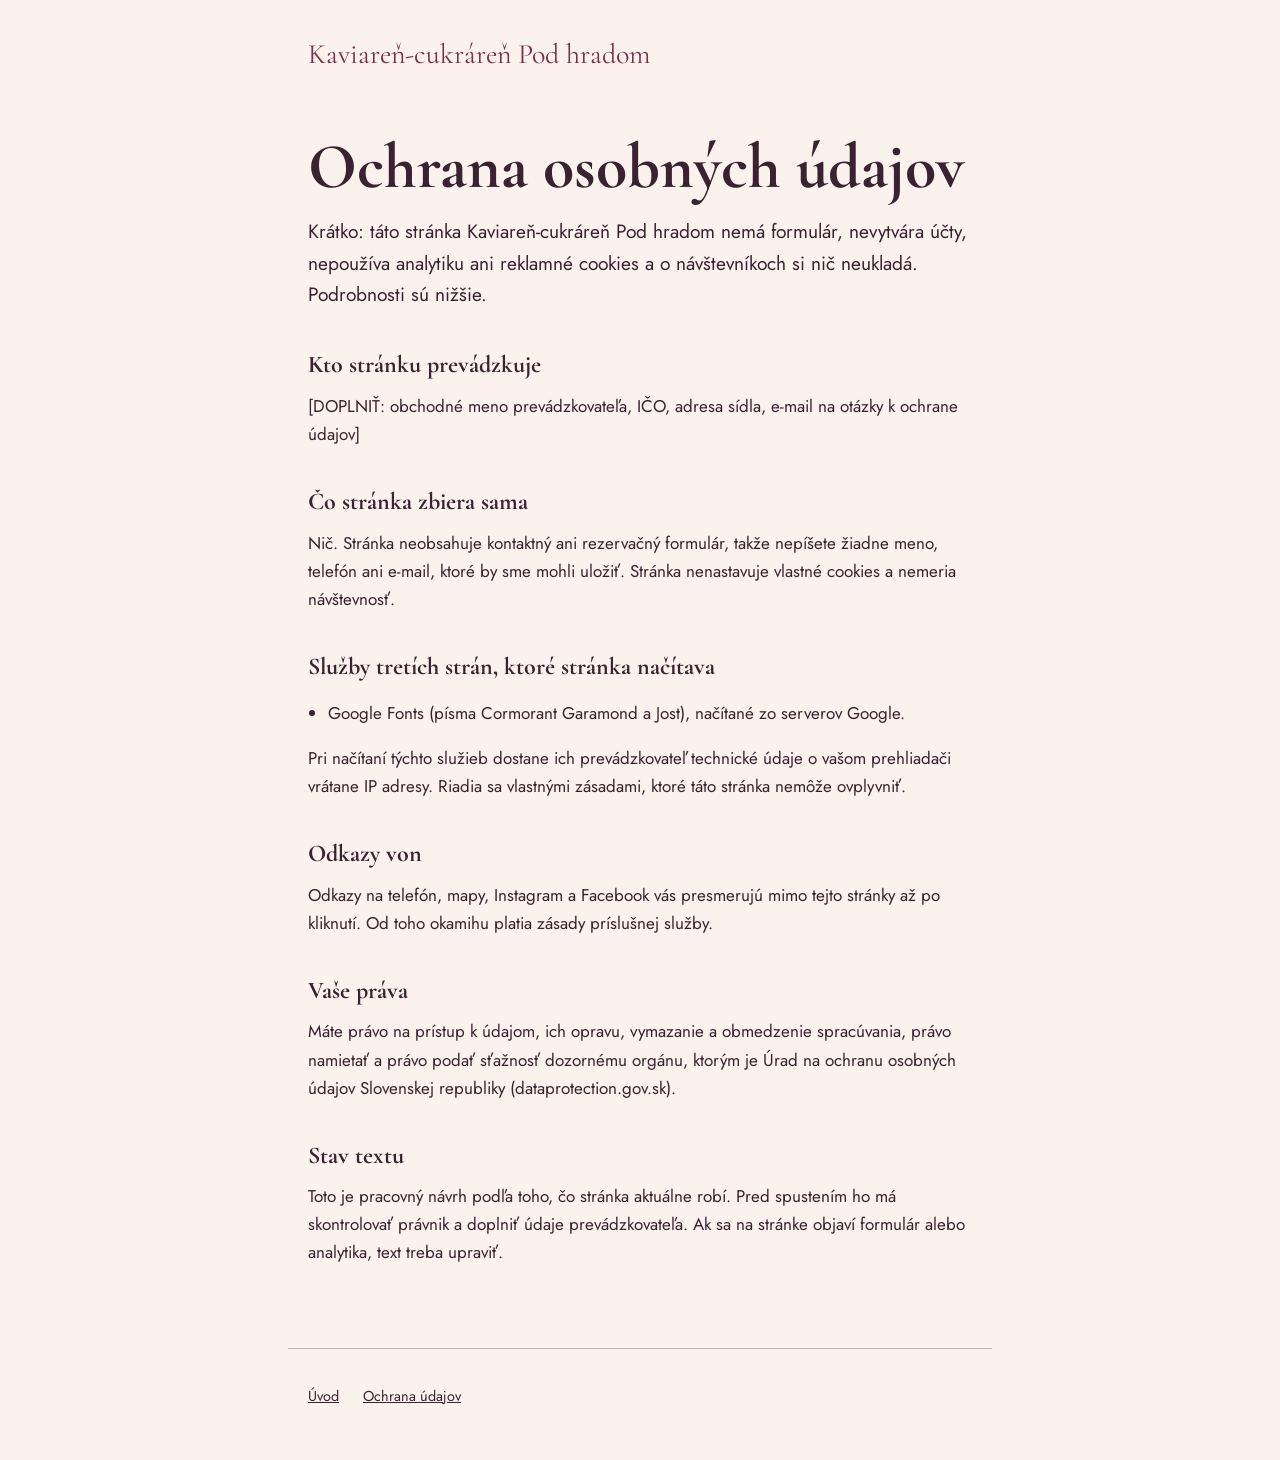
<file: ochrana-udajov.html>
<!doctype html>
<html lang="sk">
<head>
  <meta charset="utf-8">
  <meta name="viewport" content="width=device-width, initial-scale=1">
  <title>Ochrana údajov | Kaviareň-cukráreň Pod hradom</title>
  <meta name="description" content="Aké údaje spracúva stránka Kaviareň-cukráreň Pod hradom. Návrh na kontrolu právnikom.">
  <meta name="robots" content="noindex">
  <meta name="theme-color" content="#fbf2ee">
  <link rel="icon" href="assets/favicon.svg" type="image/svg+xml">
  <link rel="preconnect" href="https://fonts.googleapis.com">
  <link rel="preconnect" href="https://fonts.gstatic.com" crossorigin>
  <link href="https://fonts.googleapis.com/css2?family=Cormorant+Garamond:wght@600;700&family=Jost:wght@400;500;600&display=swap" rel="stylesheet">
  <link rel="stylesheet" href="style.css">
  <link rel="stylesheet" href="page.css">
</head>
<body class="page-body">
  <main class="page">
    <a class="page-home" href="./">Kaviareň-cukráreň Pod hradom</a>
    <div class="page-content">
      <h1>Ochrana osobných údajov</h1>
      <p class="page-lead">Krátko: táto stránka Kaviareň-cukráreň Pod hradom nemá formulár, nevytvára účty, nepoužíva analytiku ani reklamné cookies a o návštevníkoch si nič neukladá. Podrobnosti sú nižšie.</p>

      <h2>Kto stránku prevádzkuje</h2>
      <p>[DOPLNIŤ: obchodné meno prevádzkovateľa, IČO, adresa sídla, e-mail na otázky k ochrane údajov]</p>

      <h2>Čo stránka zbiera sama</h2>
      <p>Nič. Stránka neobsahuje kontaktný ani rezervačný formulár, takže nepíšete žiadne meno, telefón ani e-mail, ktoré by sme mohli uložiť. Stránka nenastavuje vlastné cookies a nemeria návštevnosť.</p>

      <h2>Služby tretích strán, ktoré stránka načítava</h2>
      <ul>
        <li>Google Fonts (písma Cormorant Garamond a Jost), načítané zo serverov Google.</li>
      </ul>
      <p>Pri načítaní týchto služieb dostane ich prevádzkovateľ technické údaje o vašom prehliadači vrátane IP adresy. Riadia sa vlastnými zásadami, ktoré táto stránka nemôže ovplyvniť.</p>

      <h2>Odkazy von</h2>
      <p>Odkazy na telefón, mapy, Instagram a Facebook vás presmerujú mimo tejto stránky až po kliknutí. Od toho okamihu platia zásady príslušnej služby.</p>

      <h2>Vaše práva</h2>
      <p>Máte právo na prístup k údajom, ich opravu, vymazanie a obmedzenie spracúvania, právo namietať a právo podať sťažnosť dozornému orgánu, ktorým je Úrad na ochranu osobných údajov Slovenskej republiky (dataprotection.gov.sk).</p>

      <h2>Stav textu</h2>
      <p>Toto je pracovný návrh podľa toho, čo stránka aktuálne robí. Pred spustením ho má skontrolovať právnik a doplniť údaje prevádzkovateľa. Ak sa na stránke objaví formulár alebo analytika, text treba upraviť.</p>

    </div>
  </main>
  <footer class="page-footer">
    <a href="./">Úvod</a>
    <a href="ochrana-udajov.html">Ochrana údajov</a>
  </footer>
</body>
</html>
</file>
<file: style.css>
:root {
  --hero-bg: var(--bg);
  --hero-ink: var(--ink);
  --display-weight: 600;
  --display-leading: 1.02;
  --display-tracking: 0;
  --display-case: none;
  --radius: 8px;
  --radius-button: 6px;
  --space-1: 0.5rem;
  --space-2: 1rem;
  --space-3: 1.5rem;
  --space-4: 2.5rem;
  --space-5: 4rem;
  --space-6: 6rem;
  --gutter: 1.25rem;
  --dock-height: 4.75rem;
  --divider-height: 2.25rem;
  --bg: #fbf2ee;
  --bg-alt: #f1d9d4;
  --ink: #3b2230;
  --ink-muted: #6f5266;
  --accent: #7a2e4d;
  --accent-2: #a8782c;
  --on-accent: #ffffff;
  --line: rgba(59, 34, 48, 0.3);
  --display-weight: 700;
  --display-leading: 0.98;
  --font-display: "Cormorant Garamond", Georgia, serif;
  --font-body: "Jost", "Segoe UI", sans-serif;
  --radius: 2px;
  --radius-button: 2px;
  --art-1: #7a2e4d;
  --art-2: #e7b9b0;
  --art-3: #fff6ee;
  --art-4: #c79a45;
  --art-5: #f1d9d4;
  --art-6: #c9566f;
}

*,
*::before,
*::after {
  box-sizing: border-box;
}

html {
  scroll-behavior: smooth;
  scroll-padding-top: 4.5rem;
}

body {
  margin: 0;
  padding-bottom: var(--dock-height);
  background: var(--bg);
  color: var(--ink);
  font-family: var(--font-body);
  font-size: 1.0625rem;
  line-height: 1.6;
}

svg {
  display: block;
  max-width: 100%;
}

a {
  color: inherit;
}

:focus-visible {
  outline: 3px solid var(--accent);
  outline-offset: 3px;
}

h1,
h2,
h3 {
  margin: 0;
  font-family: var(--font-display);
  font-weight: var(--display-weight);
  line-height: var(--display-leading);
  letter-spacing: var(--display-tracking);
  text-transform: var(--display-case);
}

h1 {
  font-size: clamp(2.5rem, 9.5vw, 5.25rem);
}

h2 {
  font-size: clamp(2.1rem, 7vw, 3.75rem);
}

p {
  margin: 0 0 1em;
}

.skip-link {
  position: absolute;
  left: var(--gutter);
  top: -4rem;
  z-index: 20;
  padding: 0.75rem 1rem;
  background: var(--accent);
  color: var(--on-accent);
}

.skip-link:focus {
  top: 0.75rem;
}

.topbar {
  display: flex;
  flex-wrap: wrap;
  align-items: center;
  justify-content: space-between;
  gap: 0.25rem var(--space-3);
  padding: 0.5rem var(--gutter);
  background: var(--hero-bg);
  color: var(--hero-ink);
}

.brand {
  display: inline-flex;
  align-items: center;
  gap: 0.6rem;
  min-height: 2.75rem;
  font-family: var(--font-display);
  font-size: var(--brand-size, 1.5rem);
  font-weight: var(--display-weight);
  letter-spacing: var(--display-tracking);
  text-transform: var(--display-case);
  text-decoration: none;
}

.brand-mark {
  flex: none;
  width: 1.9rem;
  height: 1.9rem;
}

.topbar-nav {
  display: flex;
  align-items: center;
  gap: var(--space-2);
  font-size: 0.98rem;
  font-weight: 500;
}

.topbar-nav a:not(.button) {
  display: inline-block;
  padding: 0.7rem 0.15rem;
  text-decoration: none;
}

.topbar-nav a:not(.button):hover {
  text-decoration: underline;
  text-underline-offset: 0.25em;
}

.topbar-nav .topbar-cta {
  display: none;
  min-height: 2.75rem;
}

.button {
  display: inline-flex;
  align-items: center;
  justify-content: center;
  min-height: 3.25rem;
  padding: 0.75rem var(--space-3);
  border: 2px solid var(--accent);
  border-radius: var(--radius-button);
  background: var(--accent);
  color: var(--on-accent);
  font-family: var(--font-body);
  font-weight: 700;
  text-decoration: none;
  text-align: center;
  transition: background-color 0.2s, color 0.2s, border-color 0.2s;
}

.button:hover {
  background: transparent;
  color: inherit;
}

.button-ghost {
  background: transparent;
  border-color: currentColor;
  color: inherit;
}

.button-ghost:hover {
  background: var(--accent);
  border-color: var(--accent);
  color: var(--on-accent);
}

.actions {
  display: flex;
  flex-wrap: wrap;
  gap: 0.75rem;
}

.hero {
  display: grid;
  gap: var(--space-3);
  align-items: center;
  padding: var(--space-2) var(--gutter) var(--space-5);
  background: var(--hero-bg);
  color: var(--hero-ink);
}

.hero-art {
  order: -1;
  justify-self: center;
}

.hero-art svg {
  width: auto;
  height: min(15rem, 32svh);
  max-width: 100%;
}

.hero-kicker {
  margin: 0 0 var(--space-2);
  font-size: 0.82rem;
  font-weight: 700;
  letter-spacing: 0.16em;
  text-transform: uppercase;
  opacity: 0.8;
}

.hero-lede {
  max-width: 30rem;
  margin: var(--space-2) 0;
  font-size: 1.18rem;
  line-height: 1.5;
}

.hero-rating {
  margin: 0 0 var(--space-3);
  font-size: 0.95rem;
  opacity: 0.85;
}

.hero-rating strong {
  font-family: var(--font-display);
  font-size: 1.35rem;
}

.hero .actions {
  display: none;
}

.hero--center {
  text-align: center;
}

.hero--center .hero-lede {
  margin-inline: auto;
}

.hero--center .actions {
  justify-content: center;
}

.divider {
  height: var(--divider-height);
  background: var(--bg) url("assets/motif.svg") repeat-x center / auto 100%;
}

.section-inner {
  max-width: 72rem;
  margin: 0 auto;
  padding: var(--space-5) var(--gutter);
}

.offer-intro {
  max-width: 34rem;
  margin: var(--space-2) 0 0;
  color: var(--ink-muted);
}

.offer-list {
  margin: var(--space-4) 0 0;
  padding: 0;
  list-style: none;
}

.offer-name {
  font-family: var(--font-display);
  font-weight: var(--display-weight);
  font-size: 1.6rem;
  line-height: 1.15;
  text-transform: var(--display-case);
  letter-spacing: var(--display-tracking);
}

.placeholder {
  border-bottom: 1px dashed currentColor;
  color: var(--ink-muted);
  font-family: var(--font-body);
  font-size: 0.92rem;
  font-weight: 400;
  letter-spacing: 0;
  text-transform: none;
}

.offer--menu .offer-list li {
  display: flex;
  align-items: baseline;
  gap: 0.75rem;
  padding: 0.9rem 0;
}

.offer--menu .offer-gap {
  flex: 1;
  min-width: 1rem;
  border-bottom: 2px dotted var(--line);
}

.offer--menu .offer-list {
  max-width: 44rem;
}

.offer--numbered .offer-list {
  counter-reset: item;
  border-top: 1px solid var(--line);
}

.offer--numbered .offer-list li {
  display: grid;
  grid-template-columns: 3.25rem 1fr;
  align-items: baseline;
  column-gap: var(--space-2);
  padding: var(--space-3) 0;
  border-bottom: 1px solid var(--line);
  counter-increment: item;
}

.offer--numbered .offer-list li::before {
  content: counter(item, decimal-leading-zero);
  grid-row: span 2;
  color: var(--accent-2);
  font-family: var(--font-display);
  font-size: 1.6rem;
}

.offer--numbered .offer-name {
  font-size: clamp(1.8rem, 5vw, 2.6rem);
}

.offer--numbered .placeholder {
  grid-column: 2;
  justify-self: start;
  margin-top: 0.35rem;
}

.offer--numbered .offer-gap,
.offer--tiles .offer-gap,
.offer--chips .offer-gap {
  display: none;
}

.offer--tiles .offer-list {
  display: grid;
  gap: var(--space-2);
}

.offer--tiles .offer-list li {
  padding: var(--space-3);
  border: 1px solid var(--line);
  border-top: 6px solid var(--accent);
  border-radius: var(--radius);
  background: var(--bg-alt);
}

.offer--tiles .offer-list li:nth-child(even) {
  border-top-color: var(--accent-2);
}

.offer--tiles .offer-name,
.offer--tiles .placeholder {
  display: block;
}

.offer--tiles .placeholder {
  display: inline-block;
  margin-top: 0.5rem;
}

.offer--chalk .section-inner {
  max-width: 60rem;
}

.offer--chalk .offer-board {
  margin-top: var(--space-4);
  padding: var(--space-3);
  border: 8px solid var(--board-frame);
  border-radius: var(--radius);
  background: var(--board-bg);
  color: var(--board-ink);
}

.offer--chalk .offer-list {
  margin: 0;
}

.offer--chalk .offer-list li {
  display: flex;
  align-items: baseline;
  gap: 0.75rem;
  padding: 0.8rem 0;
  border-bottom: 1px dashed rgba(255, 255, 255, 0.35);
}

.offer--chalk .offer-list li:last-child {
  border-bottom: 0;
}

.offer--chalk .offer-gap {
  flex: 1;
}

.offer--chalk .placeholder {
  color: inherit;
  opacity: 0.8;
}

.offer--chips .offer-list {
  display: flex;
  flex-wrap: wrap;
  gap: 0.75rem;
}

.offer--chips .offer-list li {
  display: flex;
  flex-direction: column;
  gap: 0.25rem;
  padding: 0.9rem 1.25rem;
  border: 2px solid var(--ink);
  border-radius: var(--radius);
}

.offer--chips .offer-list li:nth-child(3n + 2) {
  background: var(--accent);
  border-color: var(--accent);
  color: var(--on-accent);
}

.offer--chips .offer-list li:nth-child(3n + 2) .placeholder {
  color: inherit;
}

.visit {
  background: var(--bg-alt);
}

.visit-grid {
  display: grid;
  gap: var(--space-4);
  margin-top: var(--space-4);
}

.label {
  display: block;
  margin-bottom: 0.5rem;
  color: var(--ink-muted);
  font-size: 0.8rem;
  font-weight: 700;
  letter-spacing: 0.16em;
  text-transform: uppercase;
}

.visit address {
  font-style: normal;
}

.visit address p {
  margin-bottom: 0.25rem;
}

.visit p a,
.contact-links a {
  display: inline-block;
  padding: 0.55rem 0;
  font-weight: 600;
}

.visit p a {
  padding: 0.55rem 0;
}

.visit-rating strong {
  font-family: var(--font-display);
  font-size: 2.5rem;
  line-height: 1;
}

.map {
  display: block;
  width: 100%;
  height: 20rem;
  margin-top: var(--space-4);
  border: 0;
  border-radius: var(--radius);
}

.footer {
  padding: var(--space-3) var(--gutter) var(--space-4);
  background: var(--footer-bg, var(--ink));
  color: var(--footer-ink, var(--bg));
  font-size: 0.9rem;
}

.footer-links {
  display: flex;
  flex-wrap: wrap;
  gap: var(--space-3);
  margin: 0;
}

.footer-links a {
  display: inline-block;
  padding: 0.7rem 0;
}

.footer-note {
  margin: var(--space-1) 0 0;
  opacity: 0.8;
}

.dock {
  position: fixed;
  inset: auto 0 0 0;
  z-index: 15;
  display: grid;
  grid-template-columns: 1.4fr 1fr;
  gap: 0.75rem;
  padding: 0.75rem var(--gutter) calc(0.75rem + env(safe-area-inset-bottom));
  background: var(--footer-bg, var(--ink));
  color: var(--footer-ink, var(--bg));
  border-top: 1px solid var(--line);
}

@media (min-width: 48rem) {
  :root {
    --gutter: 3rem;
  }

  body {
    padding-bottom: 0;
  }

  .dock {
    display: none;
  }

  .topbar {
    padding-block: 0.75rem;
  }

  .topbar-nav .topbar-cta {
    display: inline-flex;
  }

  .hero {
    grid-template-columns: minmax(0, 1.1fr) minmax(0, 0.9fr);
    gap: var(--space-5);
    min-height: min(44rem, calc(100svh - 4.5rem));
    padding-top: var(--space-4);
  }

  .hero--center {
    grid-template-columns: minmax(0, 1fr);
    gap: var(--space-4);
    align-content: center;
  }

  .hero--center .hero-art {
    order: 0;
  }

  .hero-art {
    order: 0;
    justify-self: end;
  }

  .hero--reverse .hero-art {
    order: -1;
    justify-self: start;
  }

  .hero-art svg {
    height: min(34rem, 68svh);
  }

  .hero--center .hero-art svg {
    height: min(21rem, 36svh);
  }

  .hero .actions {
    display: flex;
  }

  .offer--tiles .offer-list {
    grid-template-columns: repeat(3, 1fr);
  }

  .visit-grid {
    grid-template-columns: repeat(3, 1fr);
    gap: var(--space-5);
  }
}

@media (min-width: 75rem) {
  :root {
    --gutter: max(4rem, calc((100vw - 76rem) / 2));
  }
}

@media (prefers-reduced-motion: reduce) {
  html {
    scroll-behavior: auto;
  }

  .button {
    transition: none;
  }
}

.hero-banner {
  grid-column: 1 / -1;
  order: -2;
  margin: calc(var(--space-2) * -1) calc(var(--gutter) * -1) 0;
}

.hero-banner {
  align-self: start;
}

.hero:has(.hero-banner) {
  align-content: start;
}

.hero-banner svg {
  display: block;
  width: 100%;
  height: auto;
}

.hero-art {
  position: relative;
}

.idea-hint {
  margin: var(--space-1) 0 0;
  font-size: 0.85rem;
  text-align: center;
  opacity: 0.75;
}

.controls {
  display: flex;
  flex-wrap: wrap;
  justify-content: center;
  gap: 0.5rem;
  margin-top: var(--space-2);
}

.control {
  min-height: 2.75rem;
  padding: 0.5rem 1rem;
  border: 2px solid currentColor;
  border-radius: var(--radius-button);
  background: transparent;
  color: inherit;
  font: inherit;
  font-size: 0.95rem;
  font-weight: 600;
  cursor: pointer;
  transition: background-color 0.2s, color 0.2s, border-color 0.2s;
}

.control:hover,
.control[aria-pressed="true"] {
  background: var(--accent);
  border-color: var(--accent);
  color: var(--on-accent);
}

@media (prefers-reduced-motion: reduce) {
  *,
  *::before,
  *::after {
    transition: none !important;
    animation: none !important;
  }

  .control[data-replay] {
    display: none;
  }
}

.art [role="button"],
.art a {
  cursor: pointer;
}

.art [role="button"]:focus-visible,
.art a:focus-visible {
  outline: 3px solid var(--accent);
  outline-offset: 4px;
}

.block {
  --s-bg: var(--bg);
  --s-ink: var(--ink);
  --s-muted: var(--ink-muted);
  --s-line: var(--line);
  --s-accent: var(--accent);
  --s-on-accent: var(--on-accent);
  position: relative;
  background: var(--s-bg);
  color: var(--s-ink);
}

.tone-alt {
  --s-bg: var(--bg-alt);
}

.tone-ink {
  --s-bg: var(--ink);
  --s-ink: var(--bg);
  --s-muted: color-mix(in srgb, var(--bg) 76%, var(--ink));
  --s-line: color-mix(in srgb, var(--bg) 26%, transparent);
  --s-accent: var(--tone-ink-accent, color-mix(in srgb, var(--accent) 55%, var(--bg)));
  --s-on-accent: var(--ink);
}

.tone-accent {
  --s-bg: var(--accent);
  --s-ink: var(--on-accent);
  --s-muted: var(--on-accent);
  --s-line: color-mix(in srgb, var(--on-accent) 36%, transparent);
  --s-accent: var(--on-accent);
  --s-on-accent: var(--accent);
}

.block-inner {
  padding: var(--space-5) var(--gutter);
}

.block-title {
  max-width: 18ch;
  font-size: clamp(2.3rem, 6.4vw, 4.75rem);
}

.block-lead {
  max-width: 38rem;
  margin: var(--space-2) 0 0;
  color: var(--s-muted);
  font-size: 1.16rem;
  line-height: 1.5;
}

.block-lead:empty {
  display: none;
}

.block-note {
  max-width: 38rem;
  margin: var(--space-3) 0 0;
  color: var(--s-muted);
  font-size: 0.9rem;
}

.block .button {
  border-color: var(--s-accent);
  background: var(--s-accent);
  color: var(--s-on-accent);
}

.block .button:hover {
  background: transparent;
  color: var(--s-ink);
}

.block .button-ghost {
  border-color: currentColor;
  background: transparent;
  color: var(--s-ink);
}

.block .button-ghost:hover {
  border-color: var(--s-accent);
  background: var(--s-accent);
  color: var(--s-on-accent);
}

.statement-text {
  max-width: 24ch;
  margin: 0;
  font-family: var(--font-display);
  font-size: clamp(2.2rem, 6.6vw, 5.4rem);
  font-weight: var(--display-weight);
  line-height: 1.04;
  letter-spacing: var(--display-tracking);
  text-transform: var(--display-case);
}

.statement-text em {
  color: var(--s-accent);
  font-style: normal;
}

.statement-facts {
  display: grid;
  gap: var(--space-3);
  margin: var(--space-4) 0 0;
  padding: var(--space-3) 0 0;
  border-top: 1px solid var(--s-line);
}

.statement-facts dt {
  margin-bottom: 0.25rem;
  color: var(--s-muted);
  font-size: 0.8rem;
  font-weight: 700;
  letter-spacing: 0.14em;
  text-transform: uppercase;
}

.statement-facts dd {
  margin: 0;
  font-family: var(--font-display);
  font-size: clamp(1.35rem, 3vw, 1.85rem);
  font-weight: var(--display-weight);
  line-height: 1.15;
}

.rows {
  margin: var(--space-4) 0 0;
  padding: 0;
  list-style: none;
  border-top: 1px solid var(--s-line);
}

.row {
  display: grid;
  gap: var(--space-1);
  padding: var(--space-3) 0;
  border-bottom: 1px solid var(--s-line);
}

.row-name {
  font-family: var(--font-display);
  font-size: clamp(1.75rem, 4.6vw, 3rem);
  font-weight: var(--display-weight);
  line-height: 1.06;
  letter-spacing: var(--display-tracking);
  text-transform: var(--display-case);
}

.row-text {
  max-width: 34rem;
  margin: 0;
  color: var(--s-muted);
}

.steps {
  display: grid;
  gap: var(--space-4);
  margin: var(--space-4) 0 0;
  padding: 0;
  list-style: none;
  counter-reset: step;
}

.step {
  position: relative;
  padding-left: 3.75rem;
  counter-increment: step;
}

.step::before {
  content: counter(step);
  position: absolute;
  top: -0.2rem;
  left: 0;
  display: grid;
  place-items: center;
  width: 2.75rem;
  height: 2.75rem;
  border-radius: var(--radius);
  background: var(--s-accent);
  color: var(--s-on-accent);
  font-family: var(--font-display);
  font-size: 1.35rem;
  font-weight: var(--display-weight);
}

.step-art {
  width: 100%;
  max-width: 13rem;
  margin-bottom: var(--space-2);
}

.step-title {
  font-size: 1.5rem;
  line-height: 1.15;
}

.step-text {
  margin: 0.4rem 0 0;
  color: var(--s-muted);
}

.week-head {
  display: grid;
  gap: var(--space-3);
}

.week-status {
  display: inline-flex;
  align-items: center;
  gap: 0.6rem;
  margin: 0;
  font-weight: 700;
}

.week-status::before {
  content: "";
  width: 0.7rem;
  height: 0.7rem;
  border-radius: 50%;
  background: var(--s-muted);
}

.week-status[data-open="true"]::before {
  background: var(--s-accent);
}

.week {
  margin: var(--space-4) 0 0;
  padding: 0;
  list-style: none;
}

.week-day {
  display: grid;
  grid-template-columns: 2.5rem minmax(0, 1fr) auto;
  align-items: center;
  gap: var(--space-2);
  min-height: 3rem;
  border-top: 1px solid var(--s-line);
}

.week-day.is-today {
  font-weight: 700;
}

.week-track {
  position: relative;
  height: 0.75rem;
  border-radius: 2px;
  background: color-mix(in srgb, var(--s-ink) 9%, transparent);
}

.week-bar {
  position: absolute;
  top: 0;
  bottom: 0;
  left: var(--from);
  width: var(--span);
  border-radius: 2px;
  background: color-mix(in srgb, var(--s-accent) 62%, var(--s-bg));
}

.week-day.is-today .week-bar {
  background: var(--s-accent);
}

.week-time {
  min-width: 6.4rem;
  font-variant-numeric: tabular-nums;
  text-align: right;
}

.notes {
  display: grid;
  gap: 0;
  margin: var(--space-4) 0 0;
  padding: 0;
  list-style: none;
  border-top: 1px solid var(--s-line);
}

.note {
  display: grid;
  gap: 0.2rem;
  padding: var(--space-2) 0;
  border-bottom: 1px solid var(--s-line);
}

.note-title {
  font-weight: 700;
}

.note-text {
  margin: 0;
  color: var(--s-muted);
}

.note-text a {
  display: inline-block;
  padding: 0.65rem 0;
  color: var(--s-ink);
  font-weight: 700;
}

.place-grid {
  display: grid;
}

.place-map {
  position: relative;
  min-height: 21rem;
  overflow: hidden;
  background: var(--bg-alt);
}

.street-map {
  position: absolute;
  inset: 0;
  width: 100%;
  height: 100%;
  max-width: none;
}

.map-street {
  font-family: var(--font-body);
  font-size: 15px;
  font-weight: 600;
  letter-spacing: 0.03em;
  paint-order: stroke;
  stroke: var(--bg);
  stroke-width: 4px;
  stroke-linejoin: round;
}

.map-pin-label {
  font-family: var(--font-display);
  font-size: 24px;
  font-weight: var(--display-weight);
  paint-order: stroke;
  stroke: var(--bg);
  stroke-width: 6px;
  stroke-linejoin: round;
}

.place-credit {
  position: absolute;
  right: 0;
  bottom: 0;
  z-index: 1;
  padding: 0.15rem 0.5rem;
  background: color-mix(in srgb, var(--s-bg) 82%, transparent);
  font-size: 0.72rem;
}

.place-copy {
  padding: var(--space-5) var(--gutter);
}

.place-copy .block-title {
  font-size: clamp(2rem, 3.6vw, 3.25rem);
}

.block-title,
.statement-text,
.closing-title,
.row-name,
.step-title {
  overflow-wrap: break-word;
  hyphens: auto;
}

.place-address {
  margin: var(--space-3) 0 0;
  font-style: normal;
  font-size: 1.2rem;
  line-height: 1.4;
}

.place-text {
  max-width: 30rem;
  margin: var(--space-2) 0 0;
  color: var(--s-muted);
}

.place-links {
  display: grid;
  justify-items: start;
  gap: 0.15rem;
  margin: var(--space-3) 0 0;
  padding: 0;
  list-style: none;
}

.place-links a {
  display: inline-block;
  padding: 0.6rem 0;
  font-weight: 700;
}

.photo-band {
  margin: 0;
}

.photo-band img {
  display: block;
  width: 100%;
  height: clamp(20rem, 62vw, 40rem);
  object-fit: cover;
}

.photo-band figcaption {
  padding: var(--space-1) var(--gutter);
  background: var(--s-bg);
  color: var(--s-muted);
  font-size: 0.8rem;
}

.closing-grid {
  display: grid;
  gap: var(--space-4);
}

.closing-title {
  max-width: 14ch;
  font-size: clamp(2.6rem, 8.6vw, 6.5rem);
}

.closing-score {
  margin: 0;
}

.closing-score strong {
  display: block;
  margin-bottom: 0.4rem;
  font-variant-numeric: lining-nums;
  font-family: var(--font-display);
  font-size: clamp(4rem, 13vw, 8.5rem);
  font-weight: var(--display-weight);
  line-height: 1;
}

.closing .actions {
  margin-top: var(--space-3);
}

.topbar-nav a:not(.button) {
  white-space: nowrap;
}

.dock {
  grid-template-columns: 1.9fr 1fr;
}

.dock .button {
  padding-inline: 0.5rem;
  font-size: clamp(0.84rem, 3.9vw, 0.98rem);
  line-height: 1.15;
}

@media (max-width: 47.99rem) {
  .topbar {
    flex-wrap: nowrap;
    gap: 0.75rem;
  }

  .brand {
    min-width: 0;
    white-space: nowrap;
  }

  .topbar-nav {
    gap: 0.7rem;
    font-size: 0.9rem;
  }

  .topbar-nav a:not(.button):nth-of-type(n + 3) {
    display: none;
  }
}

@media (min-width: 48rem) {
  .block-inner {
    padding-block: var(--space-6);
  }

  .statement-facts {
    grid-template-columns: repeat(auto-fit, minmax(11rem, 1fr));
    gap: var(--space-4);
  }

  .row {
    grid-template-columns: minmax(0, 1fr) minmax(0, 1fr);
    align-items: baseline;
    gap: var(--space-4);
  }

  .steps {
    grid-template-columns: repeat(var(--step-count, 3), minmax(0, 1fr));
    gap: var(--space-3);
  }

  .step {
    padding-left: 0;
    padding-top: 3.75rem;
  }

  .week-head {
    grid-template-columns: minmax(0, 1fr) auto;
    align-items: end;
  }

  .notes {
    grid-template-columns: repeat(2, minmax(0, 1fr));
    column-gap: var(--space-5);
  }

  .place-grid {
    grid-template-columns: minmax(0, 1.5fr) minmax(0, 1fr);
    min-height: 40rem;
  }

  .place-grid--flip .place-map {
    order: 1;
  }

  .place-copy {
    align-self: center;
    padding-left: var(--space-5);
  }

  .place-grid--flip .place-copy {
    padding-right: var(--space-5);
    padding-left: var(--gutter);
  }

  .closing-grid {
    grid-template-columns: minmax(0, 1fr) auto;
    align-items: end;
  }
}
.fa1{fill:var(--art-1)}
.sa1{stroke:var(--art-1);fill:none}
.fa2{fill:var(--art-2)}
.sa2{stroke:var(--art-2);fill:none}
.fa3{fill:var(--art-3)}
.sa3{stroke:var(--art-3);fill:none}
.fa4{fill:var(--art-4)}
.sa4{stroke:var(--art-4);fill:none}
.fa5{fill:var(--art-5)}
.sa5{stroke:var(--art-5);fill:none}
.fa6{fill:var(--art-6)}
.sa6{stroke:var(--art-6);fill:none}
.fn{fill:none}
.fb{fill:var(--hero-bg)}
.art-text{font-family:var(--font-display);font-weight:var(--display-weight)}
.art{stroke-linecap:round;stroke-linejoin:round}
.tier {
  transition: transform 0.25s cubic-bezier(0.3, 0.9, 0.3, 1.3);
}

.tier:hover,
.tier:focus-visible {
  transform: translateY(-8px);
}

.tier-label {
  pointer-events: none;
}

@media (max-width: 47.99rem) {
  .hero-art svg.cake {
    height: min(18rem, 38svh);
  }
}
</file>
<file: page.css>
:root {
  --page-bg: var(--bg);
  --page-ink: var(--ink);
  --page-accent: var(--accent);
  --page-accent-ink: var(--on-accent);
  --page-line: var(--line);
  --page-display-font: var(--font-display);
  --page-body-font: var(--font-body);
}

.page-body {
  min-height: 100vh;
  padding-bottom: 0;
  background: var(--page-bg);
  color: var(--page-ink);
  font-family: var(--page-body-font);
}

.page {
  max-width: 44rem;
  margin: 0 auto;
  padding: 1.5rem 1.25rem 4rem;
}

.page-home {
  display: inline-block;
  margin-bottom: 3rem;
  padding: 0.5rem 0;
  color: var(--page-accent);
  font-family: var(--page-display-font);
  font-size: 1.75rem;
  text-decoration: none;
}

.page-content h1 {
  margin-bottom: 1rem;
  font-family: var(--page-display-font);
  font-size: clamp(2.5rem, 8vw, 4rem);
  line-height: 1.05;
}

.page-content h2 {
  margin: 2.5rem 0 0.75rem;
  font-family: var(--page-display-font);
  font-size: 1.5rem;
  line-height: 1.2;
}

.page-content p,
.page-content li {
  line-height: 1.65;
}

.page-content ul {
  padding-left: 1.25rem;
}

.page-lead {
  font-size: 1.2rem;
}

.page-code {
  margin: 0;
  color: var(--page-accent);
  font-family: var(--page-display-font);
  font-size: clamp(5rem, 24vw, 10rem);
  line-height: 1;
}

.page-button {
  display: inline-flex;
  align-items: center;
  min-height: 3.25rem;
  padding: 0.75rem 1.5rem;
  background: var(--page-accent);
  color: var(--page-accent-ink);
  font-weight: 700;
  text-decoration: none;
}

.page-button:hover {
  background: var(--page-ink);
}

.page-content a:not(.page-button) {
  text-decoration-color: var(--page-accent);
  text-underline-offset: 0.2em;
}

.page-footer {
  display: flex;
  gap: 1.5rem;
  max-width: 44rem;
  margin: 0 auto;
  padding: 1.5rem 1.25rem 2.5rem;
  border-top: 1px solid var(--page-line);
  font-size: 0.9rem;
}

.page-footer a {
  display: inline-block;
  padding: 0.75rem 0;
}

.page-content p a:not(.page-button) {
  display: inline-block;
  padding: 0.5rem 0;
}
</file>
